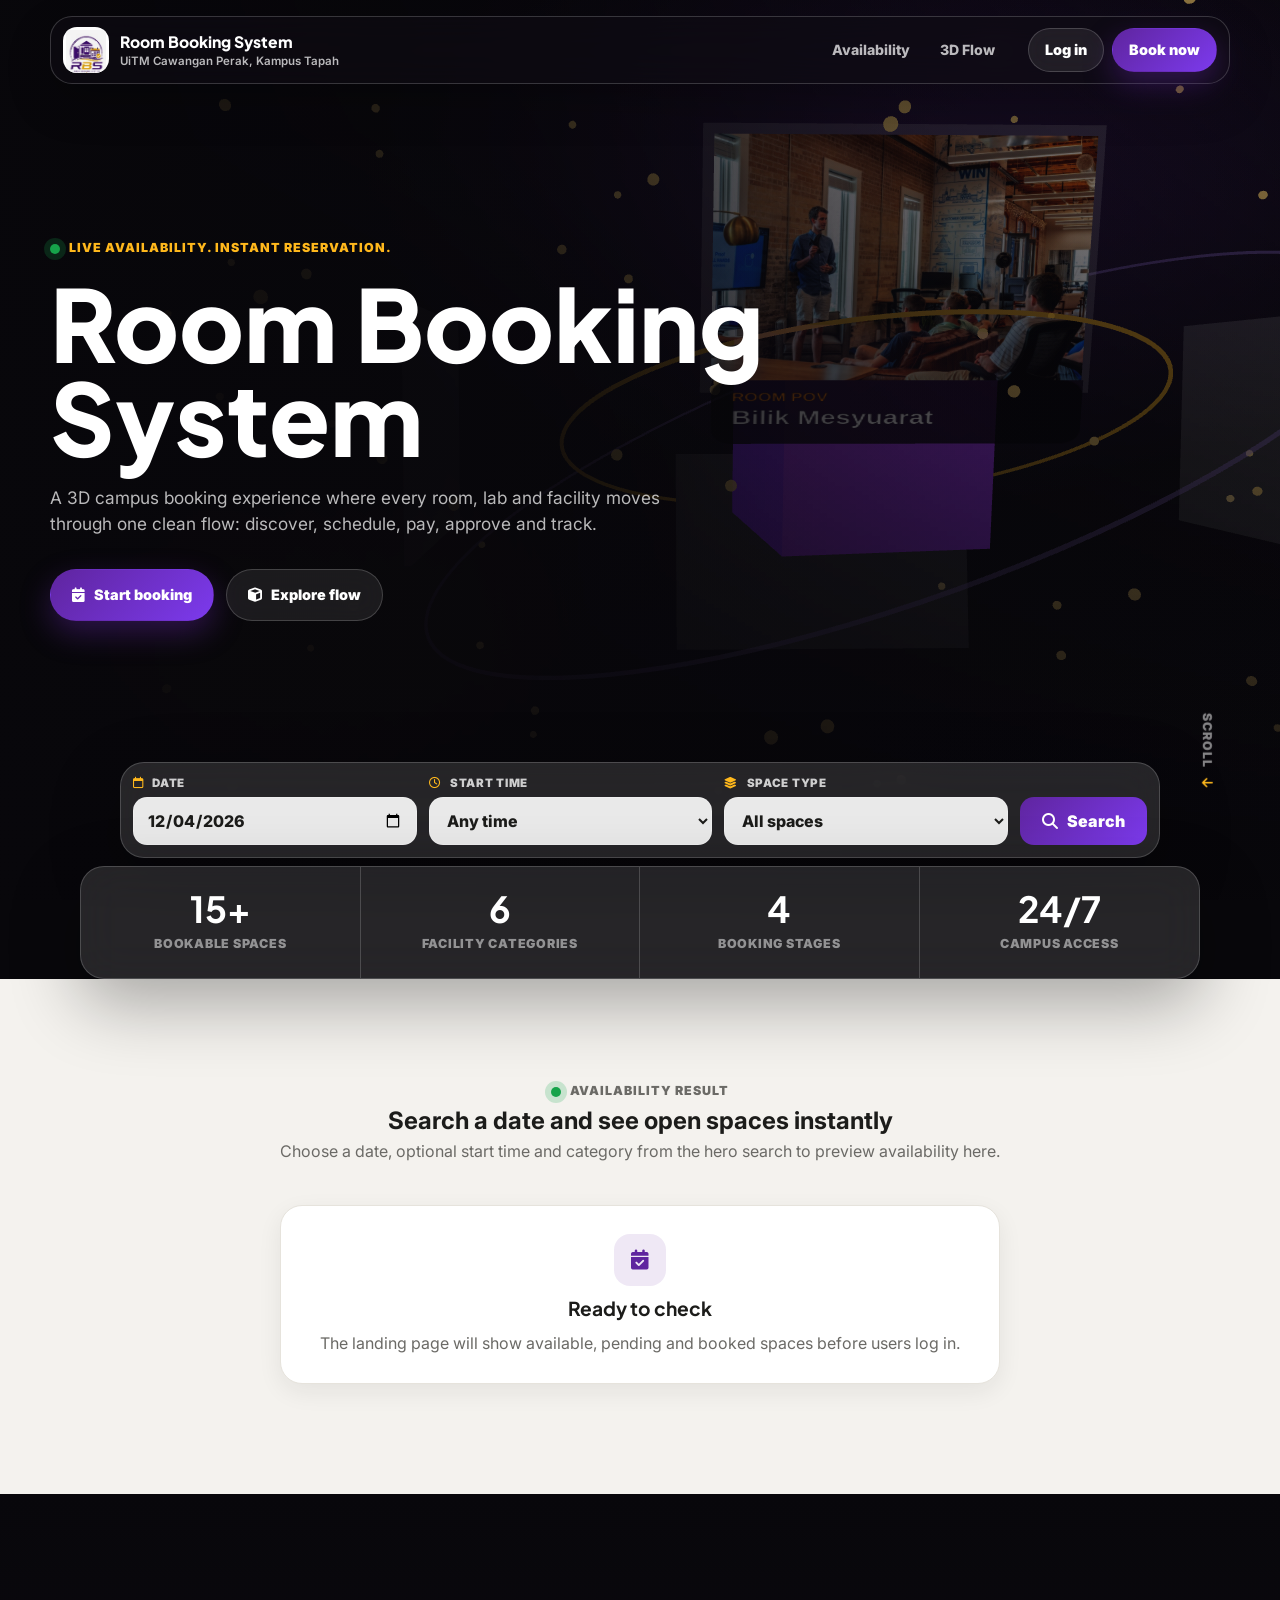
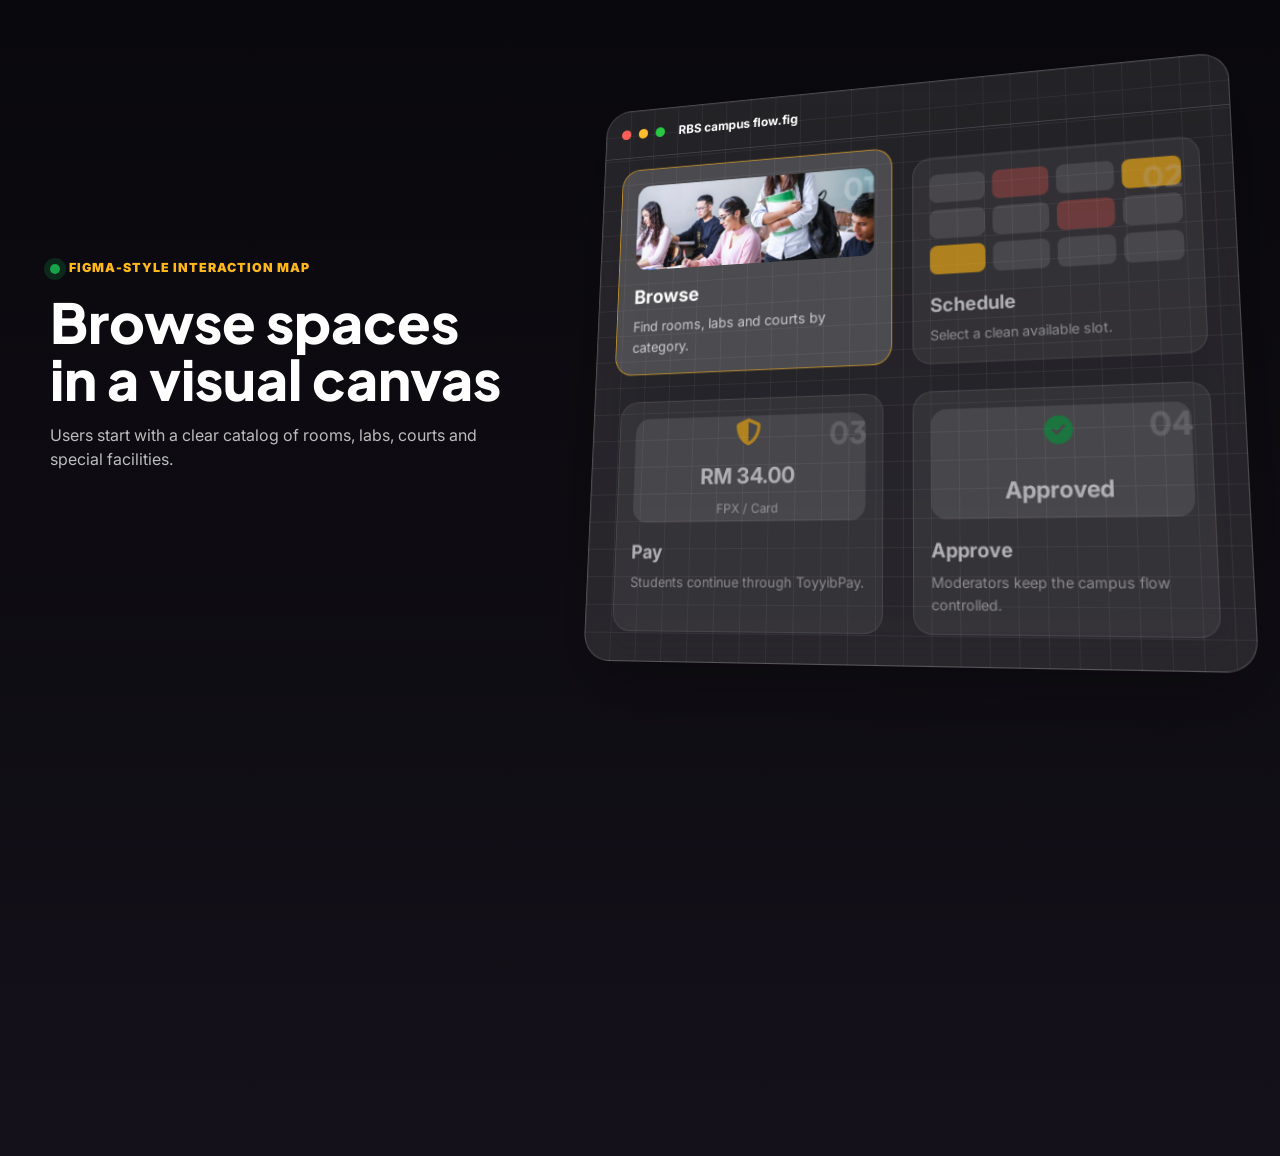
<file: index.html>
<!DOCTYPE html>
<html lang="en">
<head>
  <meta charset="UTF-8">
  <meta http-equiv="refresh" content="0; url=./csc264-project/source/landing_page.html">
  <title>Room Booking System</title>
</head>
<body>
  <p>Loading Room Booking System...</p>
</body>
</html>
</file>
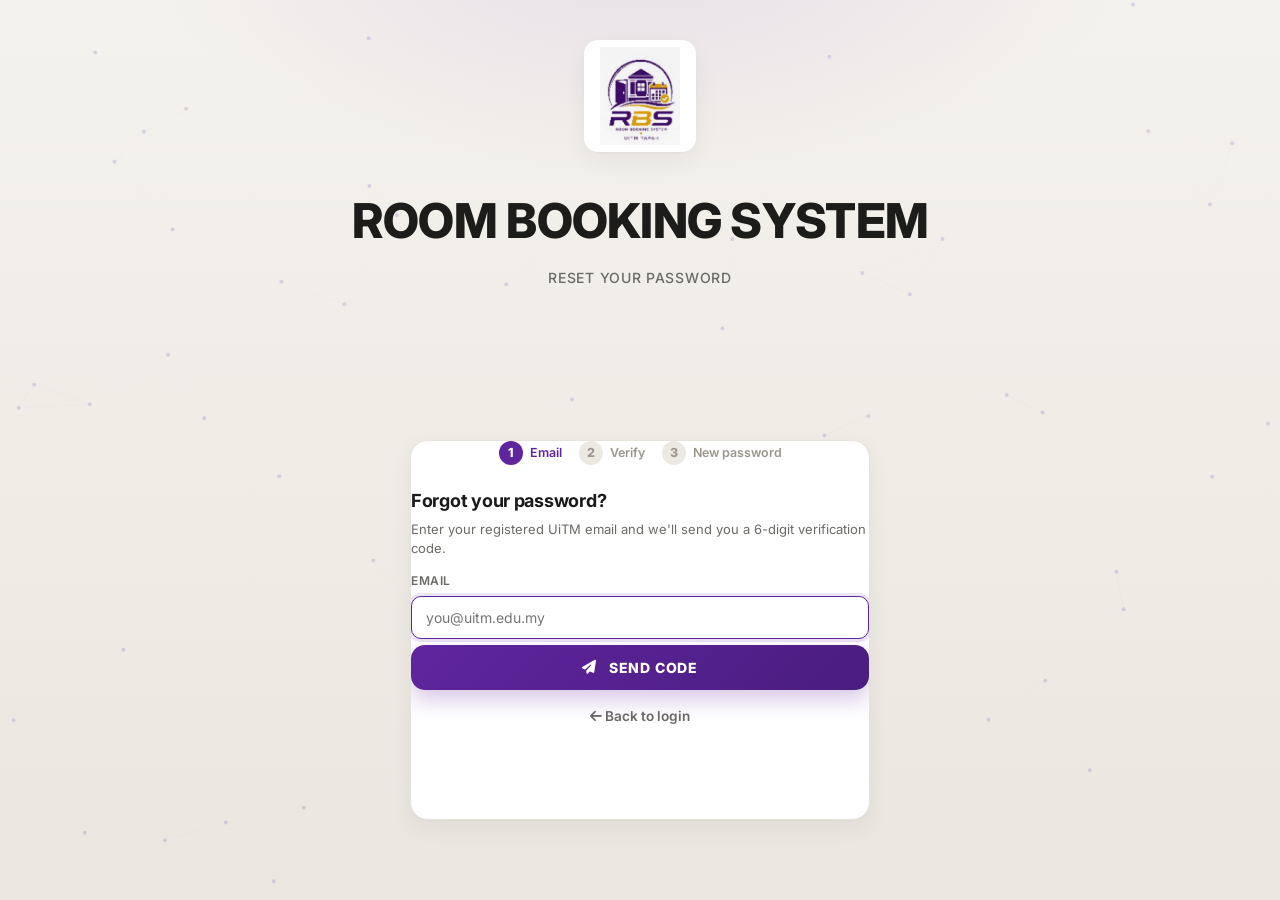
<file: csc264-project/source/forgot_password.html>
<!DOCTYPE html>
<html lang="en">
<head>
    <meta charset="UTF-8">
    <meta name="viewport" content="width=device-width, initial-scale=1.0">
    <title>Reset Password · Room Booking System</title>
    <link rel="preconnect" href="https://fonts.googleapis.com">
    <link href="https://fonts.googleapis.com/css2?family=Inter:wght@300;400;500;600;700;800&family=Montserrat:wght@600;700;800&display=swap" rel="stylesheet">
    <link rel="stylesheet" href="https://cdnjs.cloudflare.com/ajax/libs/font-awesome/6.4.0/css/all.min.css">
    <link rel="stylesheet" href="../css/login_styles.css">
    <link rel="stylesheet" href="../css/bsu_theme.css">
</head>
<body>
    <div class="plexus-container" aria-hidden="true"><canvas id="plexus-canvas"></canvas></div>

    <main class="content-wrapper" role="main">
        <header class="header-section">
            <div class="logo-container">
                <div class="logo-placeholder"><img src="../assets/rbs_logo.png" alt="RBS UiTM Tapah logo"></div>
            </div>
            <div class="branding-text">
                <h1 class="brand-title">Room Booking System</h1>
                <p class="brand-subtitle">Reset your password</p>
            </div>
        </header>

        <div class="main-container">
            <section class="login-card reset-card" aria-label="Reset password">

                <!-- Progress -->
                <ol class="reset-steps" aria-hidden="true">
                    <li class="rstep is-active" id="rstep1"><span>1</span> Email</li>
                    <li class="rstep" id="rstep2"><span>2</span> Verify</li>
                    <li class="rstep" id="rstep3"><span>3</span> New password</li>
                </ol>

                <!-- STEP 1 — email -->
                <div class="reset-pane is-active" id="paneEmail">
                    <div class="content-title">Forgot your password?</div>
                    <p class="content-description">Enter your registered UiTM email and we'll send you a 6-digit verification code.</p>
                    <form id="formEmail" autocomplete="on">
                        <div class="field-group">
                            <label for="frEmail">Email</label>
                            <input id="frEmail" type="email" placeholder="you@uitm.edu.my" required autofocus autocomplete="email">
                        </div>
                        <div class="login-error" id="errEmail" role="alert" aria-live="polite"></div>
                        <div class="login-buttons-group">
                            <button type="submit" class="login-btn" id="btnSendOtp">
                                <i class="fas fa-paper-plane"></i> <span>Send code</span>
                            </button>
                        </div>
                    </form>
                    <div class="reset-foot"><a href="login_page.html"><i class="fas fa-arrow-left"></i> Back to login</a></div>
                </div>

                <!-- STEP 2 — OTP -->
                <div class="reset-pane" id="paneOtp">
                    <div class="content-title">Enter the code</div>
                    <p class="content-description">We sent a 6-digit code to <strong id="otpMasked">your email</strong>. It expires in <span id="otpTimer">10:00</span>.</p>

                    <div class="reset-demo" id="demoBox" hidden>
                        <i class="fas fa-flask"></i> Demo mode (localhost can't send email) — your code is
                        <strong id="demoOtp">000000</strong>
                    </div>

                    <form id="formOtp">
                        <div class="otp-boxes" id="otpBoxes">
                            <input class="otp-box" type="text" inputmode="numeric" maxlength="1" autocomplete="one-time-code" aria-label="Digit 1">
                            <input class="otp-box" type="text" inputmode="numeric" maxlength="1" aria-label="Digit 2">
                            <input class="otp-box" type="text" inputmode="numeric" maxlength="1" aria-label="Digit 3">
                            <input class="otp-box" type="text" inputmode="numeric" maxlength="1" aria-label="Digit 4">
                            <input class="otp-box" type="text" inputmode="numeric" maxlength="1" aria-label="Digit 5">
                            <input class="otp-box" type="text" inputmode="numeric" maxlength="1" aria-label="Digit 6">
                        </div>
                        <div class="login-error" id="errOtp" role="alert" aria-live="polite"></div>
                        <div class="login-buttons-group">
                            <button type="submit" class="login-btn" id="btnVerify">
                                <i class="fas fa-shield-halved"></i> <span>Verify code</span>
                            </button>
                        </div>
                    </form>
                    <div class="resend-row">
                        Didn't get it? <button type="button" id="btnResend" class="link-btn" disabled>Resend (<span id="resendIn">45</span>s)</button>
                    </div>
                    <div class="reset-foot"><a href="#" id="backToEmail"><i class="fas fa-arrow-left"></i> Use a different email</a></div>
                </div>

                <!-- STEP 3 — new password -->
                <div class="reset-pane" id="panePass">
                    <div class="content-title">Set a new password</div>
                    <p class="content-description">Choose a strong password you haven't used before.</p>
                    <form id="formPass">
                        <div class="field-group">
                            <label for="frPass">New password</label>
                            <div class="pass-wrap">
                                <input id="frPass" type="password" placeholder="At least 6 characters" required autocomplete="new-password">
                                <button type="button" class="pass-eye" data-target="frPass" aria-label="Show password"><i class="fas fa-eye"></i></button>
                            </div>
                            <div class="pass-meter"><span id="passBar"></span></div>
                        </div>
                        <div class="field-group" style="margin-top:10px;">
                            <label for="frPass2">Confirm new password</label>
                            <div class="pass-wrap">
                                <input id="frPass2" type="password" placeholder="Re-enter password" required autocomplete="new-password">
                                <button type="button" class="pass-eye" data-target="frPass2" aria-label="Show password"><i class="fas fa-eye"></i></button>
                            </div>
                        </div>
                        <div class="login-error" id="errPass" role="alert" aria-live="polite"></div>
                        <div class="login-buttons-group">
                            <button type="submit" class="login-btn" id="btnReset">
                                <i class="fas fa-key"></i> <span>Reset password</span>
                            </button>
                        </div>
                    </form>
                </div>

                <!-- STEP 4 — done -->
                <div class="reset-pane reset-done" id="paneDone">
                    <div class="done-ic"><i class="fas fa-circle-check"></i></div>
                    <div class="content-title">Password reset!</div>
                    <p class="content-description">Your password has been updated. You can now sign in with your new password.</p>
                    <a href="login_page.html" class="login-btn" style="text-decoration:none;justify-content:center;">
                        <i class="fas fa-right-to-bracket"></i> <span>Back to login</span>
                    </a>
                </div>

            </section>
        </div>
    </main>

    <script src="../js/forgot_password.js"></script>
</body>
</html>
</file>
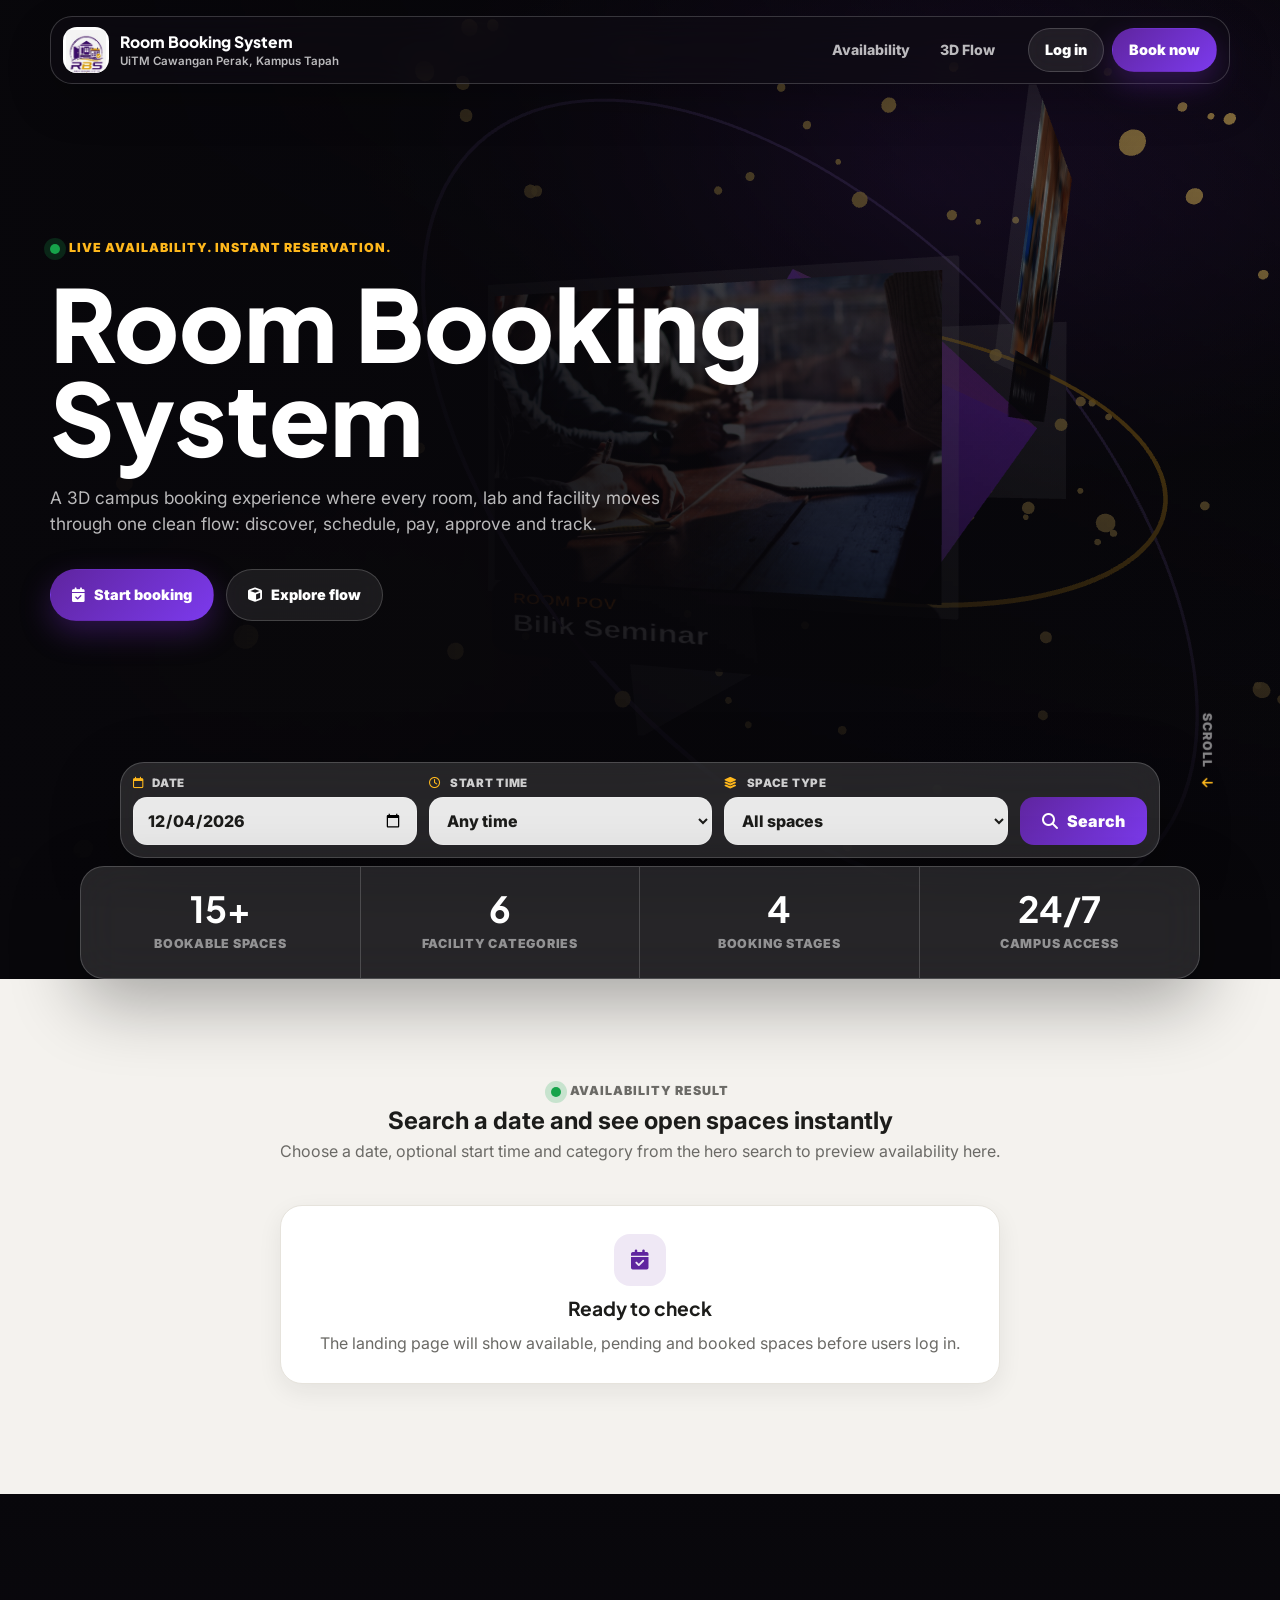
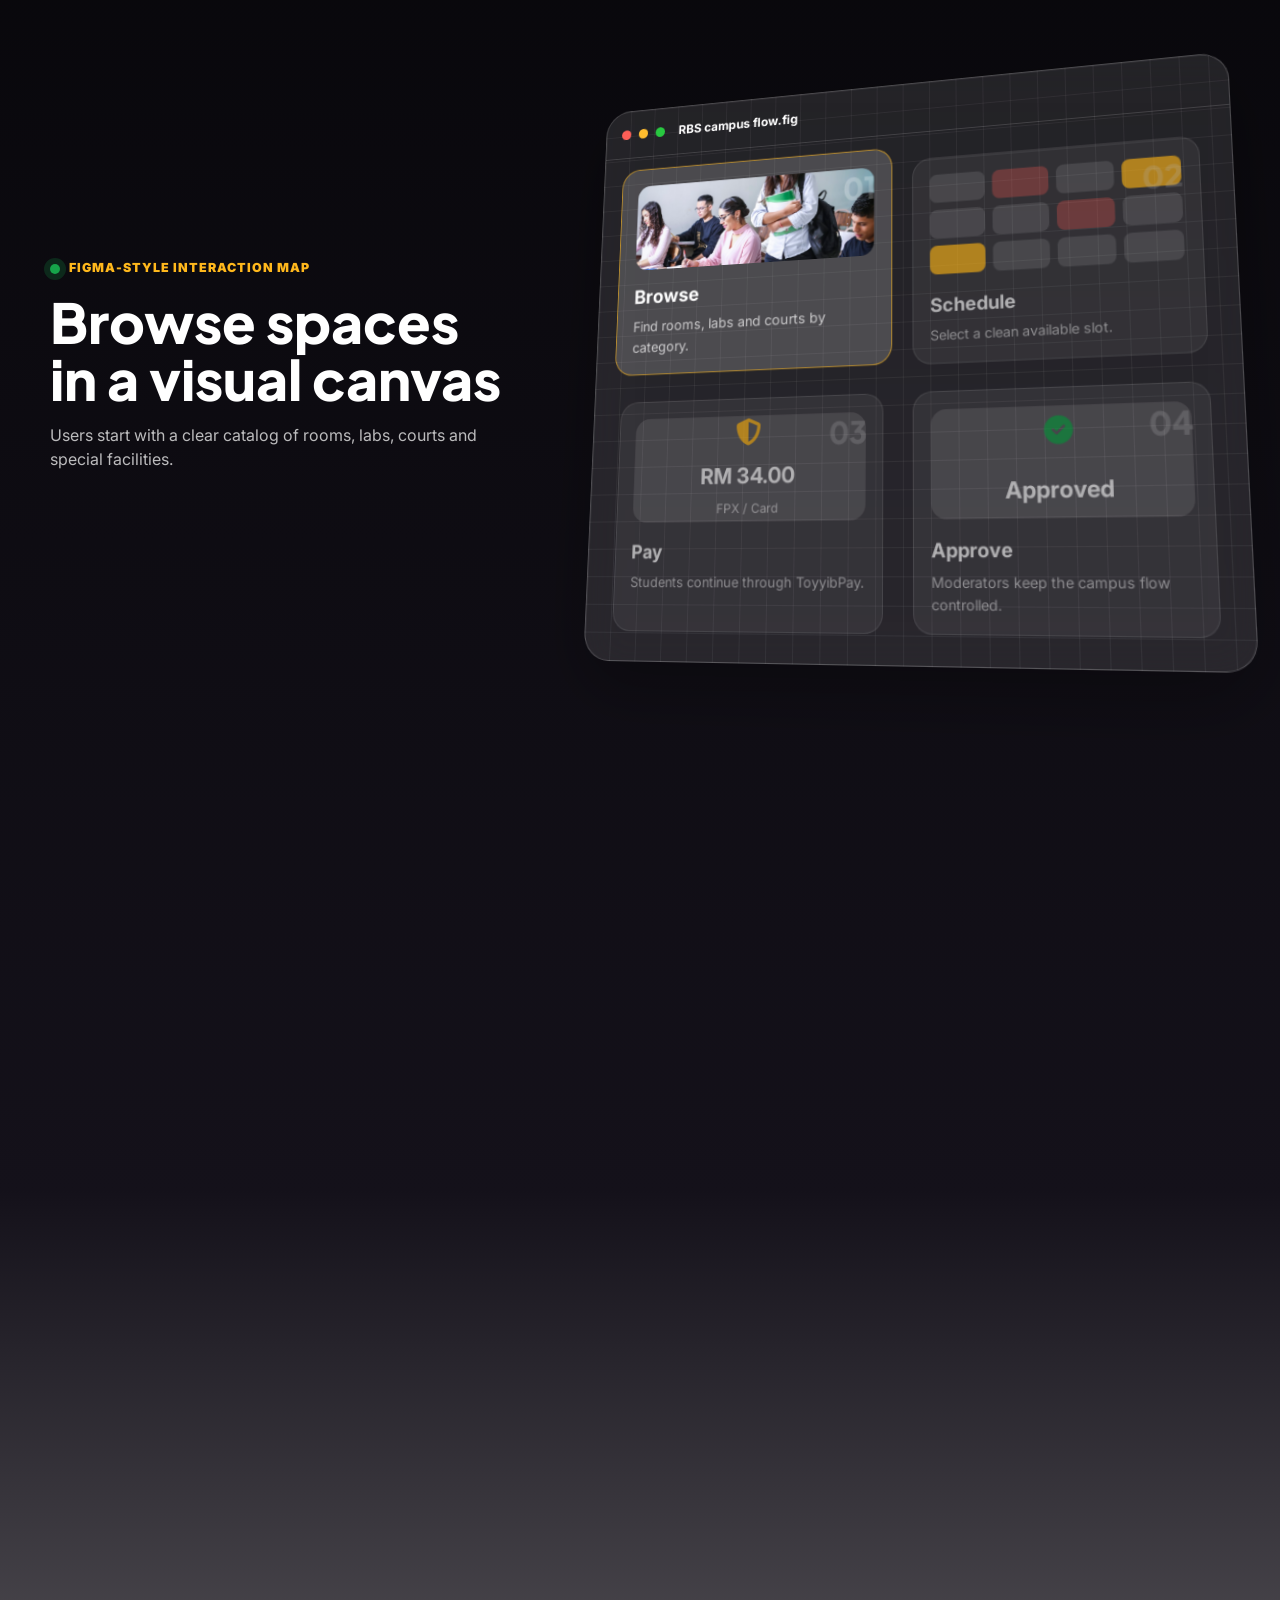
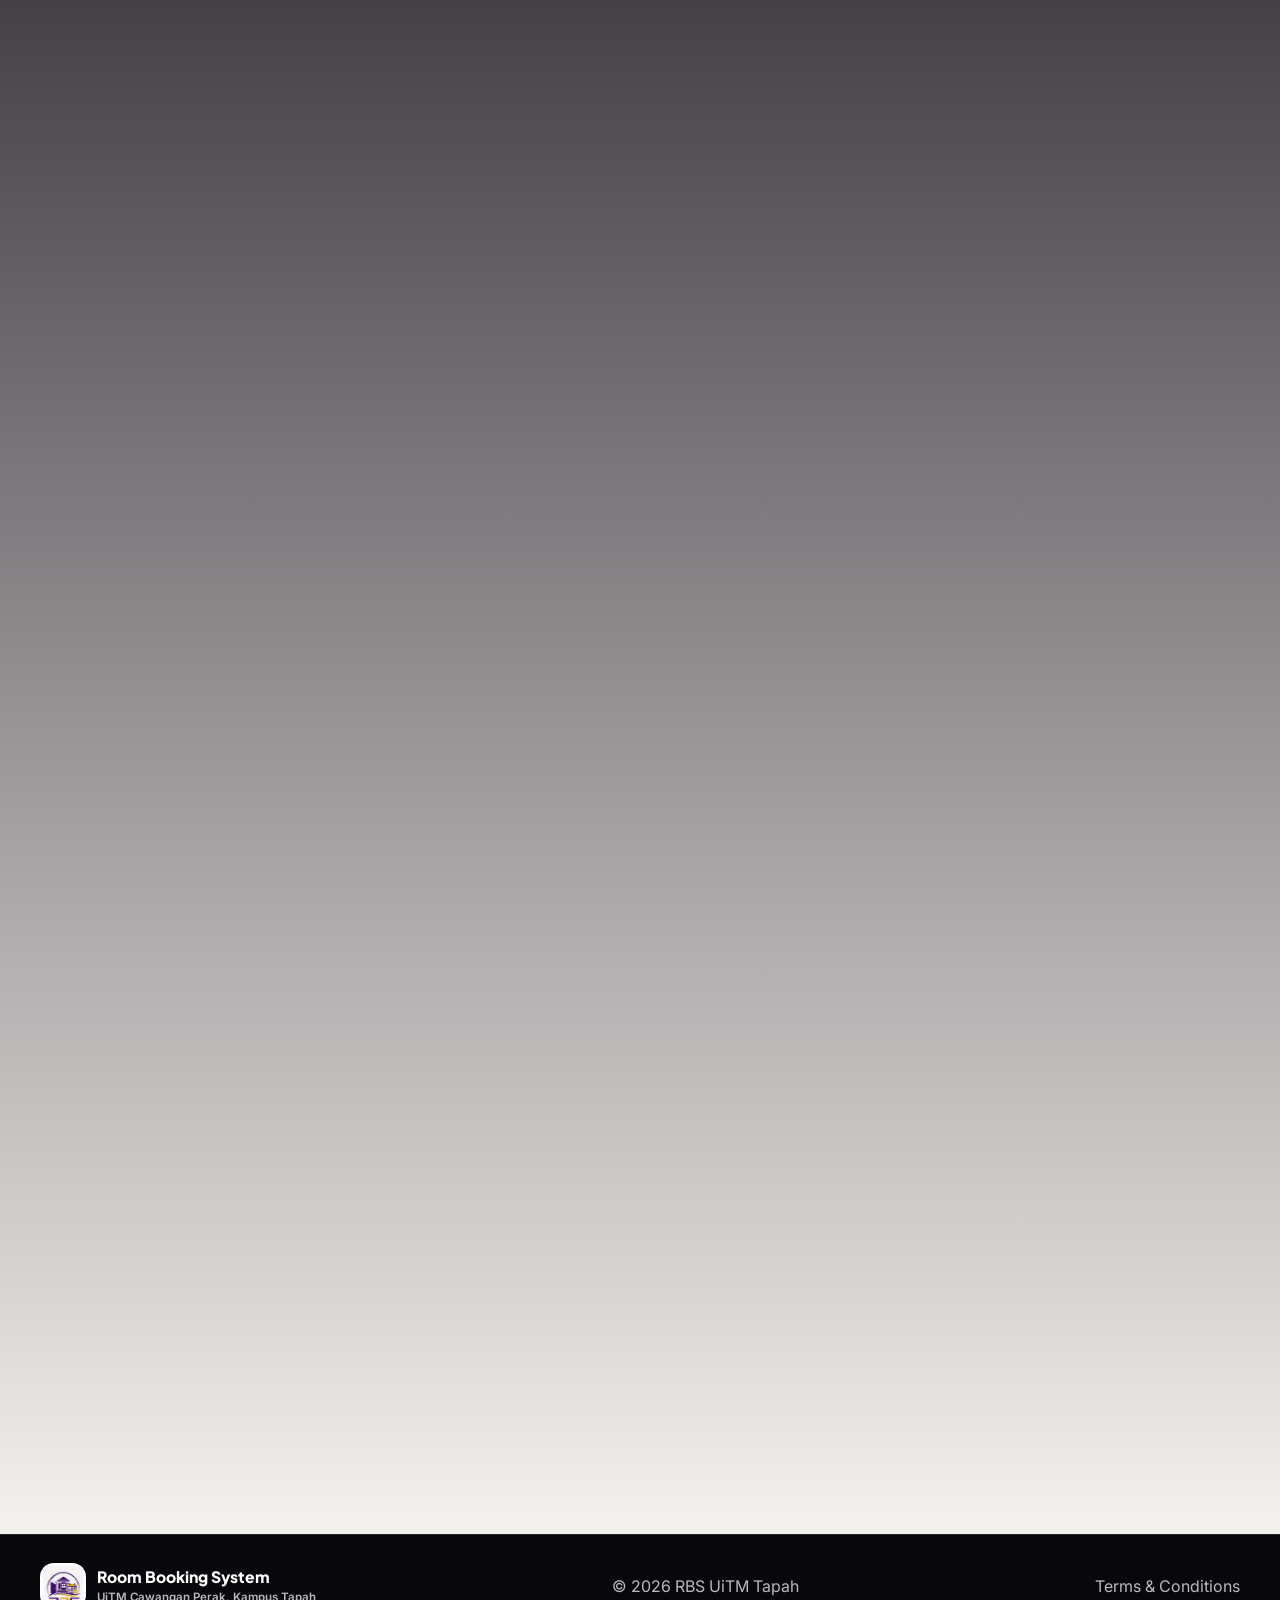
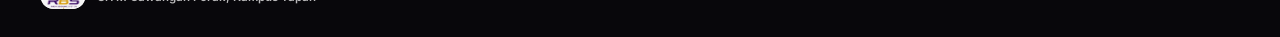
<file: csc264-project/source/landing_page.html>
<!DOCTYPE html>
<html lang="en">
<head>
    <meta charset="UTF-8" />
    <meta name="viewport" content="width=device-width, initial-scale=1.0" />
    <title>Room Booking System | UiTM Cawangan Perak, Kampus Tapah</title>
    <meta name="description" content="A 3D campus room booking experience for UiTM Tapah with live availability, secure reservation and moderator approval." />
    <link rel="preconnect" href="https://fonts.googleapis.com" />
    <link rel="preconnect" href="https://fonts.gstatic.com" crossorigin />
    <link href="https://fonts.googleapis.com/css2?family=Inter:wght@400;500;600;700;800;900&family=Plus+Jakarta+Sans:wght@600;700;800&display=swap" rel="stylesheet" />
    <link rel="stylesheet" href="https://cdnjs.cloudflare.com/ajax/libs/font-awesome/6.5.1/css/all.min.css" />
    <link rel="icon" type="image/png" href="../assets/rbs_logo.png" />
    <link rel="stylesheet" href="../css/landing.css" />
</head>
<body>
    <div class="r3-progress" id="r3Progress" aria-hidden="true"></div>
    <div class="welcome-bar" id="welcomeBar" hidden></div>

    <header class="r3-nav" id="nav">
        <a class="r3-brand" href="#home" aria-label="Room Booking System home">
            <span class="r3-logo"><img src="../assets/rbs_logo.png" alt="RBS UiTM Tapah logo" /></span>
            <span>
                <strong>Room Booking System</strong>
                <small>UiTM Cawangan Perak, Kampus Tapah</small>
            </span>
        </a>

        <nav class="r3-links" id="navLinks" aria-label="Primary navigation">
            <a href="#availability">Availability</a>
            <a href="#canvas">3D Flow</a>
        </nav>

        <div class="r3-nav-actions">
            <a class="r3-btn r3-btn-ghost" href="login_page.html">Log in</a>
            <a class="r3-btn r3-btn-primary" href="login_page.html">Book now</a>
            <button class="r3-menu" id="navBurger" type="button" aria-label="Toggle navigation" aria-expanded="false">
                <i class="fas fa-bars"></i>
            </button>
        </div>
    </header>

    <main>
        <section class="r3-hero" id="home">
            <canvas id="r3Scene" class="r3-canvas" aria-hidden="true"></canvas>
            <div class="r3-vignette" aria-hidden="true"></div>

            <div class="r3-hero-copy">
                <p class="r3-kicker"><span></span> Live availability. Instant reservation.</p>
                <h1>Room Booking System</h1>
                <p>
                    A 3D campus booking experience where every room, lab and facility moves through
                    one clean flow: discover, schedule, pay, approve and track.
                </p>
                <div class="r3-hero-actions">
                    <a class="r3-btn r3-btn-primary r3-btn-lg" href="login_page.html"><i class="fas fa-calendar-check"></i> Start booking</a>
                    <a class="r3-btn r3-btn-glass r3-btn-lg" href="#canvas"><i class="fas fa-cube"></i> Explore flow</a>
                </div>
            </div>

            <form class="r3-booking-dock" id="bookingWidget" onsubmit="return false;">
                <div class="r3-field">
                    <label for="bkDate"><i class="far fa-calendar"></i> Date</label>
                    <input type="date" id="bkDate" />
                </div>
                <div class="r3-field">
                    <label for="bkTime"><i class="far fa-clock"></i> Start time</label>
                    <select id="bkTime">
                        <option value="">Any time</option>
                        <option>08:00</option>
                        <option>09:00</option>
                        <option>10:00</option>
                        <option>11:00</option>
                        <option>12:00</option>
                        <option>14:00</option>
                        <option>15:00</option>
                        <option>16:00</option>
                        <option>17:00</option>
                    </select>
                </div>
                <div class="r3-field">
                    <label for="bkCat"><i class="fas fa-layer-group"></i> Space type</label>
                    <select id="bkCat">
                        <option value="">All spaces</option>
                        <option value="BILIK KULIAH">Bilik Kuliah</option>
                        <option value="BILIK MESYUARAT">Bilik Mesyuarat</option>
                        <option value="BILIK SEMINAR">Bilik Seminar</option>
                        <option value="DEWAN">Dewan</option>
                        <option value="MAKMAL KOMPUTER">Makmal Komputer</option>
                        <option value="GELANGGANG">Gelanggang</option>
                        <option value="GIMNASIUM">Gimnasium</option>
                        <option value="SURAU">Surau</option>
                        <option value="PADANG">Padang</option>
                    </select>
                </div>
                <button class="r3-search" id="bkSearch" type="button"><i class="fas fa-magnifying-glass"></i> Search</button>
            </form>

            <div class="r3-scroll-hint" aria-hidden="true">
                <span>Scroll</span>
                <i class="fas fa-arrow-down"></i>
            </div>
        </section>

        <section class="r3-metrics" aria-label="System highlights">
            <div><strong data-count="15" data-suffix="+">15+</strong><span>Bookable spaces</span></div>
            <div><strong data-count="6">6</strong><span>Facility categories</span></div>
            <div><strong data-count="4">4</strong><span>Booking stages</span></div>
            <div><strong>24/7</strong><span>Campus access</span></div>
        </section>

        <section class="r3-availability" id="availability" aria-live="polite">
            <div class="r3-availability-head">
                <p class="r3-kicker"><span></span> Availability result</p>
                <h2>Search a date and see open spaces instantly</h2>
                <p id="availabilitySummary">Choose a date, optional start time and category from the hero search to preview availability here.</p>
            </div>
            <div class="r3-availability-state" id="availabilityState">
                <i class="fas fa-calendar-check"></i>
                <strong>Ready to check</strong>
                <span>The landing page will show available, pending and booked spaces before users log in.</span>
            </div>
            <div class="r3-availability-grid" id="availabilityResults" hidden></div>
        </section>

        <section class="r3-stage" id="canvas">
            <div class="r3-stage-sticky">
                <div class="r3-stage-copy">
                    <p class="r3-kicker"><span></span> Figma-style interaction map</p>
                    <h2 id="stageTitle">Browse spaces in a visual canvas</h2>
                    <p id="stageDesc">Scroll down and the interface moves through the same journey your users follow inside the system.</p>
                </div>

                <div class="r3-figma-board" aria-label="Animated booking flow preview">
                    <div class="r3-board-top">
                        <span class="r3-dot red"></span>
                        <span class="r3-dot amber"></span>
                        <span class="r3-dot green"></span>
                        <strong>RBS campus flow.fig</strong>
                    </div>
                    <div class="r3-board-grid">
                        <article class="r3-flow-card is-active" data-step-card="0">
                            <span>01</span>
                            <img src="../assets/rooms/bilik_kuliah.jpg" alt="Lecture room" />
                            <h3>Browse</h3>
                            <p>Find rooms, labs and courts by category.</p>
                        </article>
                        <article class="r3-flow-card" data-step-card="1">
                            <span>02</span>
                            <div class="r3-mini-calendar" aria-hidden="true">
                                <b></b><b class="busy"></b><b></b><b class="pick"></b>
                                <b></b><b></b><b class="busy"></b><b></b>
                                <b class="pick"></b><b></b><b></b><b></b>
                            </div>
                            <h3>Schedule</h3>
                            <p>Select a clean available slot.</p>
                        </article>
                        <article class="r3-flow-card" data-step-card="2">
                            <span>03</span>
                            <div class="r3-pay-ui" aria-hidden="true">
                                <i class="fas fa-shield-halved"></i>
                                <strong>RM 34.00</strong>
                                <small>FPX / Card</small>
                            </div>
                            <h3>Pay</h3>
                            <p>Students continue through ToyyibPay.</p>
                        </article>
                        <article class="r3-flow-card" data-step-card="3">
                            <span>04</span>
                            <div class="r3-approve-ui" aria-hidden="true">
                                <i class="fas fa-circle-check"></i>
                                <strong>Approved</strong>
                            </div>
                            <h3>Approve</h3>
                            <p>Moderators keep the campus flow controlled.</p>
                        </article>
                    </div>
                </div>
            </div>
        </section>
    </main>

    <footer class="r3-footer">
        <a class="r3-brand" href="#home">
            <span class="r3-logo"><img src="../assets/rbs_logo.png" alt="RBS UiTM Tapah logo" /></span>
            <span>
                <strong>Room Booking System</strong>
                <small>UiTM Cawangan Perak, Kampus Tapah</small>
            </span>
        </a>
        <span>&copy; <span id="yr"></span> RBS UiTM Tapah</span>
        <a href="../assets/terms_conditions.pdf" target="_blank" rel="noopener">Terms &amp; Conditions</a>
    </footer>

    <script src="../assets/vendor/three.min.js"></script>
    <script src="../js/landing.js"></script>
</body>
</html>
</file>
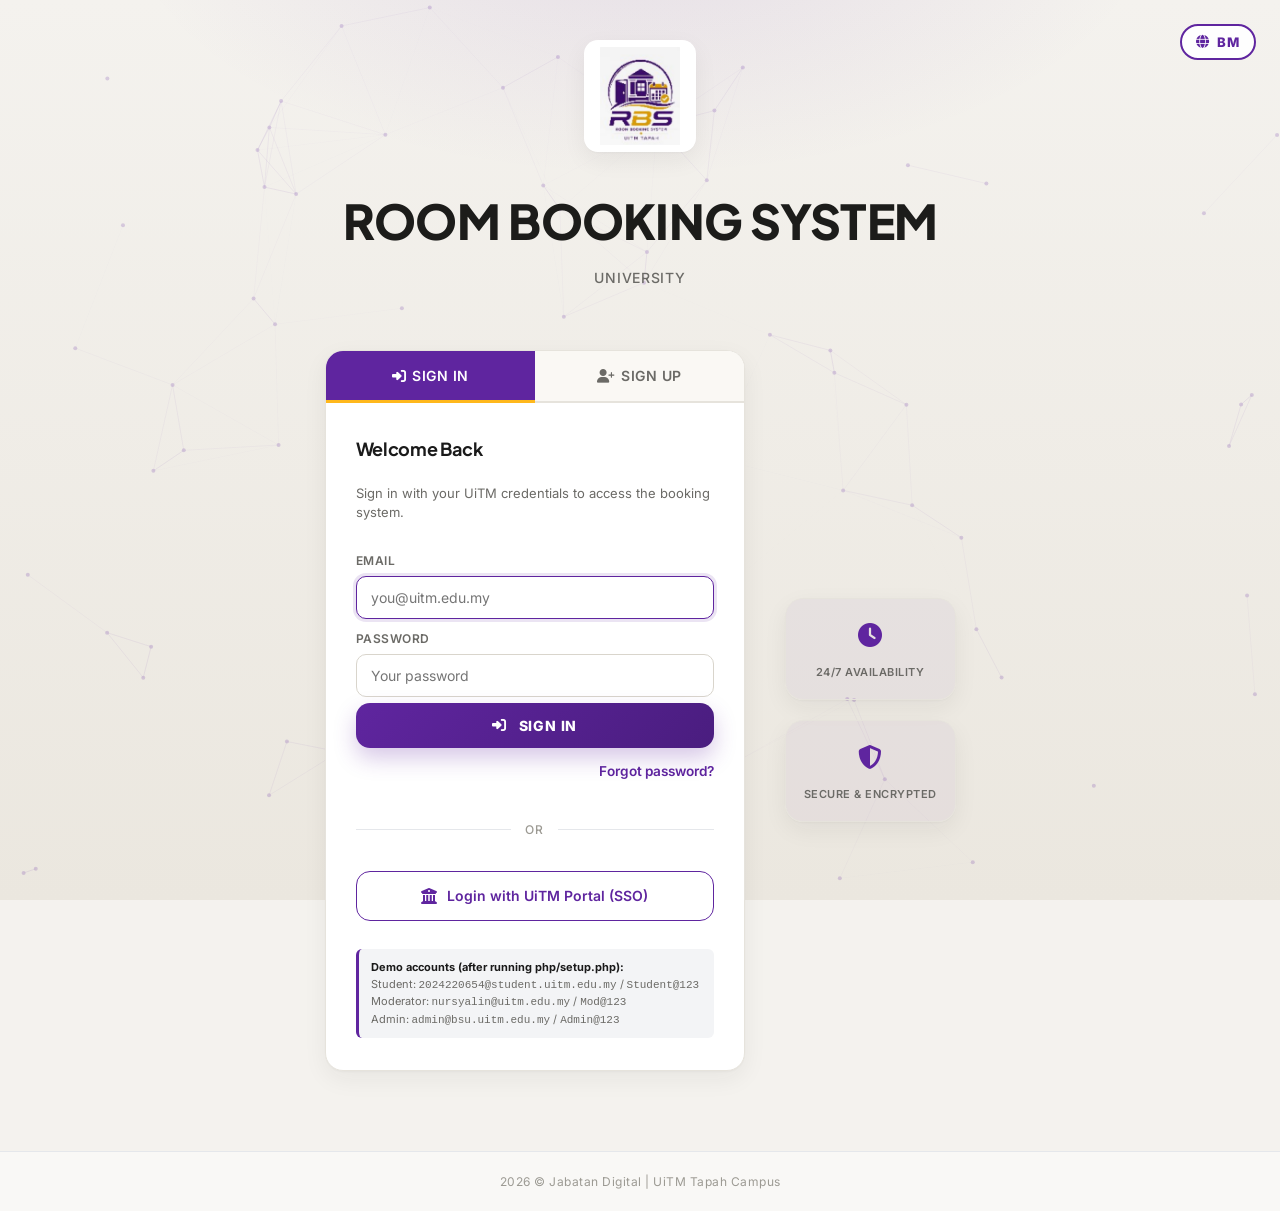
<file: csc264-project/source/login_page.html>
<!DOCTYPE html>
<html lang="en">
<head>
    <meta charset="UTF-8">
    <meta name="viewport" content="width=device-width, initial-scale=1.0">
    <meta name="description" content="UiTM Tapah Booking System - Premium Facility Management Platform">
    <title>UiTM Tapah Booking System</title>
    <link rel="preconnect" href="https://fonts.googleapis.com">
    <link rel="preconnect" href="https://fonts.gstatic.com" crossorigin>
    <link href="https://fonts.googleapis.com/css2?family=Inter:wght@300;400;500;600;700;800&family=Plus+Jakarta+Sans:wght@500;600;700;800&family=Montserrat:wght@600;700;800&display=swap" rel="stylesheet">
    <link rel="stylesheet" href="https://cdnjs.cloudflare.com/ajax/libs/font-awesome/6.4.0/css/all.min.css">
    <link rel="stylesheet" href="../css/login_styles.css">
    <link rel="stylesheet" href="../css/bsu_theme.css">
</head>
<body>
    <!-- Plexus Background -->
    <div class="plexus-container" aria-hidden="true">
        <canvas id="plexus-canvas"></canvas>
    </div>

    <!-- Main Content -->
    <main class="content-wrapper" role="main">
        <!-- Header & Branding -->
        <header class="header-section">
            <div class="logo-container">
                <div class="logo-placeholder">
                    <img src="../assets/rbs_logo.png" alt="RBS UiTM Tapah logo">
                </div>
            </div>
            <div class="branding-text">
                <h1 class="brand-title" data-i18n="login.title">Room Booking System</h1>
                <p class="brand-subtitle" data-i18n="login.subtitle">University</p>
            </div>
            <button class="lang-toggle-btn" id="langToggleBtn" type="button" title="Change language">
                <i class="fas fa-globe" aria-hidden="true"></i>
                <span class="lang-label">BM</span>
            </button>
        </header>


        <!-- Login Card -->
        <div class="main-container">
            <section class="login-card" aria-label="Sign in">
                <!-- Tabs -->
                <div class="tabs-container" role="tablist" aria-label="Account type">
                    <button class="tab active" data-tab="uitm" role="tab" aria-selected="true" aria-controls="uitm-content">
                        <i class="fas fa-sign-in-alt" style="margin-right: 6px;" aria-hidden="true"></i><span data-i18n="login.tab_signin">Sign In</span>
                    </button>
                    <button class="tab" data-tab="signup" role="tab" aria-selected="false" aria-controls="signup-content">
                        <i class="fas fa-user-plus" style="margin-right: 6px;" aria-hidden="true"></i><span data-i18n="login.tab_signup">Sign Up</span>
                    </button>
                </div>

                <!-- UiTM Tab — real login form -->
                <div class="tab-content active" id="uitm-content" role="tabpanel" aria-labelledby="uitm">
                    <div class="content-title" data-i18n="login.welcome">Welcome Back</div>
                    <p class="content-description" data-i18n="login.description">Sign in with your UiTM credentials to access the booking system.</p>

                    <form id="loginForm" autocomplete="on" aria-label="Sign in form">
                        <div class="field-group">
                            <label for="loginEmail" data-i18n="common.email">Email</label>
                            <input id="loginEmail" type="email" name="email" data-i18n-placeholder="login.email_placeholder" placeholder="you@uitm.edu.my" required autofocus autocomplete="email" aria-required="true"/>
                        </div>
                        <div class="field-group" style="margin-top:10px;">
                            <label for="loginPassword" data-i18n="common.password">Password</label>
                            <input id="loginPassword" type="password" name="password" data-i18n-placeholder="login.password_placeholder" placeholder="Your password" required autocomplete="current-password" aria-required="true"/>
                        </div>
                        <div id="loginError" class="login-error" style="margin-top:10px;" role="alert" aria-live="polite"></div>
                        <div class="login-buttons-group">
                            <button id="btnLogin" type="submit" class="login-btn">
                                <i class="fas fa-sign-in-alt" aria-hidden="true"></i>
                                <span class="login-btn-text" data-i18n="common.signin">Sign In</span>
                            </button>
                        </div>
                        <div class="forgot-row">
                            <a href="forgot_password.html" class="forgot-link" data-i18n="login.forgot">Forgot password?</a>
                        </div>
                    </form>

                    <div class="sso-divider-line"><span data-i18n="login.or">OR</span></div>

                    <a href="sso_login_page.html" class="sso-login-btn" id="btnSsoLogin">
                        <i class="fas fa-university" aria-hidden="true"></i>
                        <span data-i18n="login.sso_button">Login with UiTM Portal (SSO)</span>
                    </a>

                    <div class="demo-creds" role="note">
                        <strong>Demo accounts (after running php/setup.php):</strong><br>
                        Student: <code>2024220654@student.uitm.edu.my</code> / <code>Student@123</code><br>
                        Moderator: <code>nursyalin@uitm.edu.my</code> / <code>Mod@123</code><br>
                        Admin: <code>admin@bsu.uitm.edu.my</code> / <code>Admin@123</code>
                    </div>
                </div>

                <!-- Sign-up Tab -->
                <div class="tab-content" id="signup-content" role="tabpanel" aria-labelledby="signup">
                    <div class="content-title" data-i18n="login.signup_title">Create Account</div>
                    <p class="content-description" data-i18n="login.signup_desc">Join UiTM Tapah Booking System as a student.</p>

                    <form id="signupForm" autocomplete="on" aria-label="Sign up form">
                        <div class="field-group">
                            <label for="signupFullName" data-i18n="common.fullname">Full Name *</label>
                            <input id="signupFullName" type="text" name="full_name" placeholder="Your full name" required autofocus aria-required="true"/>
                        </div>
                        <div class="field-group" style="margin-top:10px;">
                            <label for="signupStudentNo" data-i18n="login.student_no">Student Number *</label>
                            <input id="signupStudentNo" type="text" name="student_no" placeholder="e.g., 2024220654" required aria-required="true"/>
                        </div>
                        <div class="field-group" style="margin-top:10px;">
                            <label for="signupEmail" data-i18n="common.email">Email *</label>
                            <input id="signupEmail" type="email" name="email" placeholder="you@student.uitm.edu.my" required aria-required="true"/>
                        </div>
                        <div class="field-group" style="margin-top:10px;">
                            <label for="signupPhone" data-i18n="common.phone">Phone Number</label>
                            <input id="signupPhone" type="tel" name="phone" placeholder="Your phone number"/>
                        </div>
                        <div class="field-group" style="margin-top:10px;">
                            <label for="signupFaculty">Faculty / Department</label>
                            <input id="signupFaculty" type="text" name="faculty" placeholder="e.g., KOLEJ PENGAJIAN PENGKOMPUTERAN, INFORMATIK DAN MATEMATIK"/>
                        </div>
                        <div class="field-group" style="margin-top:10px;">
                            <label for="signupProgram">Program</label>
                            <input id="signupProgram" type="text" name="program" placeholder="e.g., DIPLOMA SAINS KOMPUTER"/>
                        </div>
                        <div class="field-group" style="margin-top:10px;">
                            <label for="signupCampus">Campus</label>
                            <input id="signupCampus" type="text" name="campus" value="UITM Kampus Tapah"/>
                        </div>
                        <div class="field-group" style="margin-top:10px;">
                            <label for="signupPassword" data-i18n="common.password">Password *</label>
                            <input id="signupPassword" type="password" name="password" placeholder="Min 6 characters" required aria-required="true"/>
                        </div>
                        <div class="field-group" style="margin-top:10px;">
                            <label for="signupConfirmPassword" data-i18n="login.confirm_password">Confirm Password *</label>
                            <input id="signupConfirmPassword" type="password" name="confirm_password" placeholder="Confirm your password" required aria-required="true"/>
                        </div>
                        <div id="signupError" class="login-error" style="margin-top:10px;" role="alert" aria-live="polite"></div>
                        <div class="login-buttons-group">
                            <button id="btnSignup" type="submit" class="login-btn">
                                <i class="fas fa-user-plus" aria-hidden="true"></i>
                                <span class="login-btn-text" data-i18n="login.create_account">Create Account</span>
                            </button>
                        </div>
                    </form>
                </div>
            </section>

            <!-- Info Cards -->
            <aside style="display: flex; flex-direction: column; gap: 20px;" aria-label="System highlights">
                <div class="info-card">
                    <div class="info-icon" aria-hidden="true"><i class="fas fa-clock"></i></div>
                    <div class="info-label">24/7 Availability</div>
                </div>
                <div class="info-card">
                    <div class="info-icon" aria-hidden="true"><i class="fas fa-shield-alt"></i></div>
                    <div class="info-label">Secure &amp; Encrypted</div>
                </div>
            </aside>
        </div>
    </main>

    <!-- Footer -->
    <footer class="footer" role="contentinfo">
        <p class="footer-text">2026 © Jabatan Digital | UiTM Tapah Campus</p>
    </footer>

    <script src="../js/i18n.js"></script>
    <script src="../js/login_script.js"></script>
    <script>
        document.getElementById('langToggleBtn')?.addEventListener('click', () => window.i18n.toggle());
    </script>
</body>
</html>
</file>
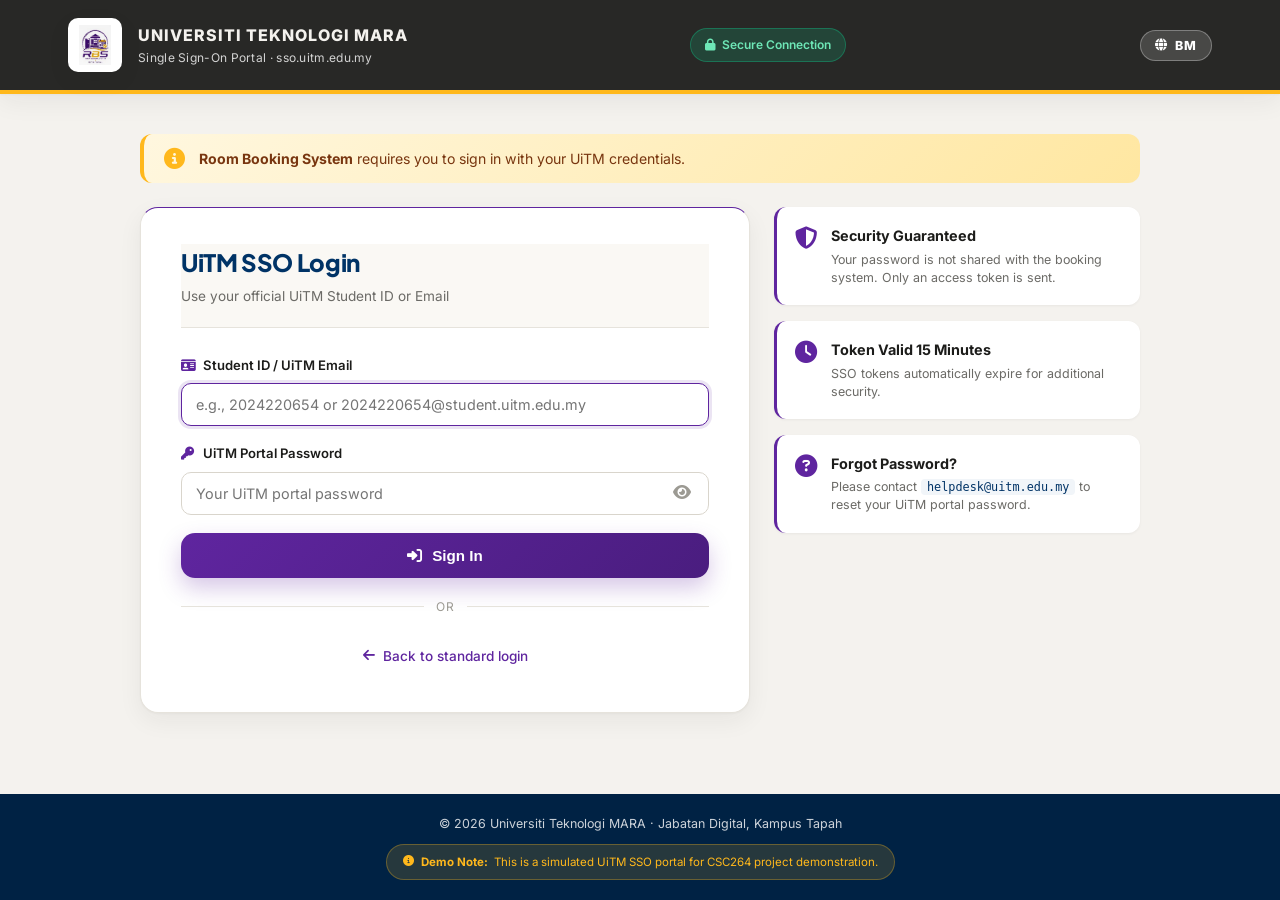
<file: csc264-project/source/sso_login_page.html>
<!DOCTYPE html>
<html lang="en">
<head>
    <meta charset="UTF-8" />
    <meta name="viewport" content="width=device-width, initial-scale=1.0" />
    <title>UiTM Single Sign-On (SSO) Portal</title>
    <link href="https://fonts.googleapis.com/css2?family=Inter:wght@300;400;500;600;700;800&family=Plus+Jakarta+Sans:wght@500;600;700;800&display=swap" rel="stylesheet">
    <link rel="stylesheet" href="https://cdnjs.cloudflare.com/ajax/libs/font-awesome/6.4.0/css/all.min.css">
    <link rel="stylesheet" href="../css/sso_login_styles.css" />
    <link rel="stylesheet" href="../css/bsu_theme.css" />
</head>
<body>
    <!-- UiTM Official Header -->
    <header class="uitm-header" role="banner">
        <div class="uitm-header-inner">
            <div class="uitm-brand">
                <img src="../assets/rbs_logo.png" alt="RBS UiTM Tapah logo" class="uitm-logo">
                <div class="uitm-brand-text">
                    <div class="uitm-title">UNIVERSITI TEKNOLOGI MARA</div>
                    <div class="uitm-subtitle">Single Sign-On Portal · sso.uitm.edu.my</div>
                </div>
            </div>
            <div class="uitm-secure">
                <i class="fas fa-lock"></i> <span data-i18n="sso.secure">Secure Connection</span>
            </div>
            <button class="lang-toggle-btn sso-lang-btn" id="langToggleBtn" type="button" title="Change language">
                <i class="fas fa-globe" aria-hidden="true"></i>
                <span class="lang-label">BM</span>
            </button>
        </div>
    </header>

    <!-- Main Content -->
    <main class="sso-main" role="main">
        <div class="sso-container">
            <!-- Service Banner -->
            <div class="sso-service-banner">
                <i class="fas fa-info-circle"></i>
                <div>
                    <strong>Room Booking System</strong> <span data-i18n="sso.banner">requires you to sign in with your UiTM credentials.</span>
                </div>
            </div>

            <!-- Login Card -->
            <section class="sso-card" aria-label="UiTM SSO Login">
                <div class="sso-card-header">
                    <h1 data-i18n="sso.heading">UiTM SSO Login</h1>
                    <p data-i18n="sso.subheading">Use your official UiTM Student ID or Email</p>
                </div>

                <form id="ssoForm" autocomplete="on">
                    <div class="sso-field">
                        <label for="ssoStudentId">
                            <i class="fas fa-id-card"></i> <span data-i18n="sso.field_id">Student ID / UiTM Email</span>
                        </label>
                        <input
                            id="ssoStudentId"
                            type="text"
                            name="student_id"
                            data-i18n-placeholder="sso.placeholder_id"
                            placeholder="e.g., 2024220654 or 2024220654@student.uitm.edu.my"
                            required
                            autofocus
                            autocomplete="username"
                        />
                    </div>

                    <div class="sso-field">
                        <label for="ssoPassword">
                            <i class="fas fa-key"></i> <span data-i18n="sso.field_password">UiTM Portal Password</span>
                        </label>
                        <div class="sso-password-wrapper">
                            <input
                                id="ssoPassword"
                                type="password"
                                name="password"
                                data-i18n-placeholder="sso.placeholder_password"
                                placeholder="Your UiTM portal password"
                                required
                                autocomplete="current-password"
                            />
                            <button type="button" class="sso-toggle-password" id="togglePassword" aria-label="Show password">
                                <i class="fas fa-eye"></i>
                            </button>
                        </div>
                    </div>

                    <div class="sso-error" id="ssoError" role="alert" aria-live="polite"></div>

                    <button type="submit" class="sso-submit-btn" id="ssoSubmitBtn">
                        <i class="fas fa-sign-in-alt"></i>
                        <span data-i18n="sso.btn_login">Sign In</span>
                    </button>

                    <div class="sso-divider"><span data-i18n="login.or">OR</span></div>

                    <a href="login_page.html" class="sso-back-link">
                        <i class="fas fa-arrow-left"></i> <span data-i18n="sso.back_link">Back to standard login</span>
                    </a>
                </form>
            </section>

            <!-- Info Box -->
            <aside class="sso-info">
                <div class="sso-info-item">
                    <i class="fas fa-shield-alt"></i>
                    <div>
                        <strong data-i18n="sso.security_title">Security Guaranteed</strong>
                        <p data-i18n="sso.security_desc">Your password is not shared with the booking system. Only an access token is sent.</p>
                    </div>
                </div>
                <div class="sso-info-item">
                    <i class="fas fa-clock"></i>
                    <div>
                        <strong data-i18n="sso.token_title">Token Valid 15 Minutes</strong>
                        <p data-i18n="sso.token_desc">SSO tokens automatically expire for additional security.</p>
                    </div>
                </div>
                <div class="sso-info-item">
                    <i class="fas fa-question-circle"></i>
                    <div>
                        <strong data-i18n="sso.forgot_title">Forgot Password?</strong>
                        <p data-i18n="sso.forgot_desc">Please contact <code>helpdesk@uitm.edu.my</code> to reset your UiTM portal password.</p>
                    </div>
                </div>
            </aside>
        </div>
    </main>

    <!-- Loading Overlay -->
    <div class="sso-loading-overlay" id="ssoLoadingOverlay" aria-hidden="true">
        <div class="sso-loader">
            <div class="sso-spinner"></div>
            <div class="sso-loading-text" id="ssoLoadingText" data-i18n="sso.loading">Connecting to UiTM SSO server...</div>
        </div>
    </div>

    <!-- Footer -->
    <footer class="uitm-footer" role="contentinfo">
        <p>© <span id="footerYear">2026</span> Universiti Teknologi MARA · Jabatan Digital, Kampus Tapah</p>
        <p class="footer-disclaimer">
            <i class="fas fa-info-circle"></i>
            <strong>Demo Note:</strong> This is a simulated UiTM SSO portal for CSC264 project demonstration.
        </p>
    </footer>

    <script src="../js/i18n.js"></script>
    <script src="../js/sso_login_script.js"></script>
    <script>
        document.getElementById('langToggleBtn')?.addEventListener('click', () => window.i18n.toggle());
    </script>
</body>
</html>
</file>
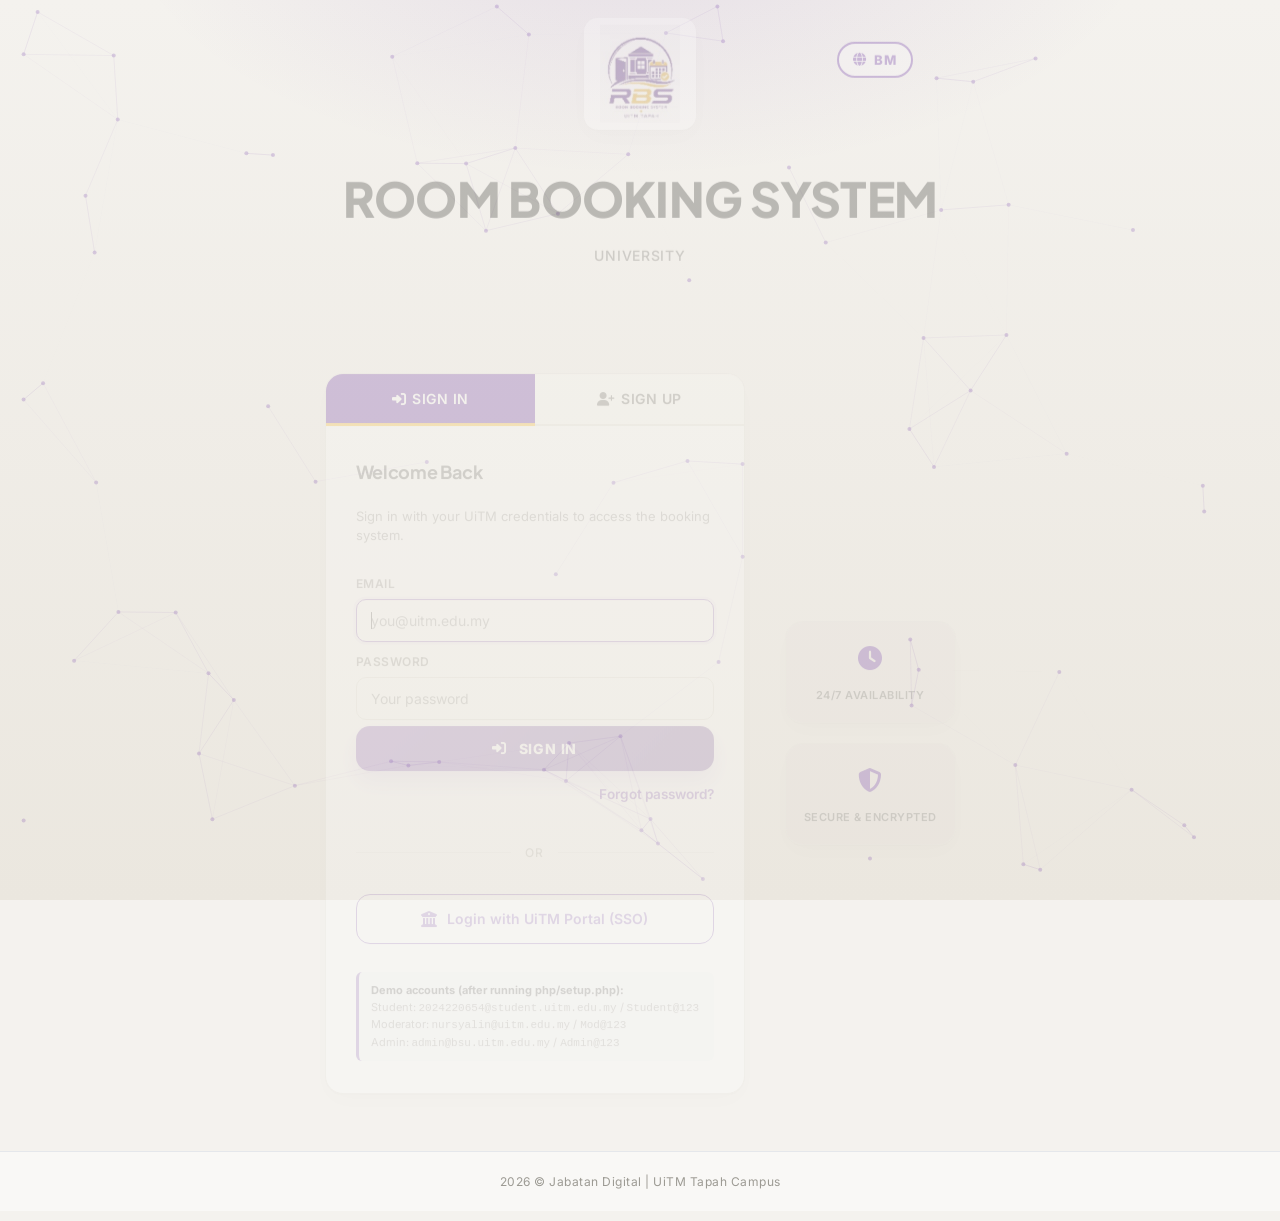
<file: csc264-project/source/user_dashboard.html>
<!DOCTYPE html>
<html lang="en" data-theme="light">
<head>
    <meta charset="UTF-8" />
    <meta name="viewport" content="width=device-width, initial-scale=1.0, viewport-fit=cover" />
    <title>RBS Student Dashboard | Space Booking</title>
    <link href="https://fonts.googleapis.com/css2?family=Inter:opsz,wght@14..32,300;14..32,400;14..32,500;14..32,600;14..32,700;14..32,800&family=Plus+Jakarta+Sans:wght@500;600;700;800&display=swap" rel="stylesheet" />
    <link rel="stylesheet" href="https://cdnjs.cloudflare.com/ajax/libs/font-awesome/6.0.0-beta3/css/all.min.css" />
    <link rel="stylesheet" href="../css/user_dashboard_styles.css" />
    <link rel="stylesheet" href="../css/bsu_theme.css" />
</head>
<body>
<div class="dashboard-container">
    <!-- SIDEBAR -->
    <aside class="sidebar" aria-label="Main navigation">
        <div class="sidebar-logo" id="sidebarLogo" role="button" tabindex="0" title="Back to dashboard home" style="cursor:pointer;">
            <div class="logo-icon rbs-brand-icon" aria-hidden="true"><img src="../assets/rbs_logo.png" alt="RBS UiTM Tapah logo" /></div>
            <div><div class="logo-text">RBS | UiTM</div><div class="logo-sub">room booking system</div></div>
        </div>
        <div class="role-pill" role="status"><i class="fas fa-graduation-cap" aria-hidden="true"></i> <span data-i18n="role.student">Student · Full Access</span></div>
        <nav class="nav-menu" role="navigation" aria-label="Student sections">
            <div class="nav-item" data-view="dashboard" role="link" tabindex="0"><i class="fas fa-chalkboard-user" aria-hidden="true"></i> <span data-i18n="nav.my_dashboard">My Dashboard</span></div>
            <div class="nav-item" data-view="browseSpaces" role="link" tabindex="0"><i class="fas fa-th-large" aria-hidden="true"></i> <span data-i18n="nav.book_space">Book a Space</span></div>
            <div class="nav-item has-submenu" data-view="space" id="navSpaceParent" role="button" tabindex="0" aria-expanded="false" aria-controls="spaceSubmenu">
                <i class="fas fa-door-open" aria-hidden="true"></i> <span data-i18n="nav.space">Space</span>
                <i class="fas fa-chevron-right chevron-drop" aria-hidden="true"></i>
            </div>
            <div class="submenu" id="spaceSubmenu" role="group" aria-label="Space options">
                <div class="nav-item" data-view="spaceBookingList" role="link" tabindex="0"><i class="fas fa-list-ul" aria-hidden="true"></i> <span data-i18n="nav.space_booking_list">My Bookings</span></div>
                <div class="nav-item" data-view="calendarView" role="link" tabindex="0"><i class="fas fa-calendar-alt" aria-hidden="true"></i> <span data-i18n="nav.calendar">Calendar</span></div>
                <div class="nav-item" data-view="moderatorList" role="link" tabindex="0"><i class="fas fa-users" aria-hidden="true"></i> <span data-i18n="nav.moderator_list">Moderator List</span></div>
            </div>
        </nav>
    </aside>

    <!-- MAIN CONTENT -->
    <main class="main-content" role="main">
        <div class="top-header">
            <nav class="breadcrumb" id="topBreadcrumb" aria-label="Breadcrumb"><span data-i18n="common.home">Home</span> <i class="fas fa-chevron-right" aria-hidden="true"></i> <span class="active-crumb" data-i18n="breadcrumb.dashboard">Dashboard</span></nav>
            <div class="header-right">
                <button class="theme-toggle-btn" id="themeToggleBtn" title="Toggle dark/light mode" aria-label="Toggle dark mode">
                    <i class="fas fa-moon" id="themeIcon" aria-hidden="true"></i>
                </button>
                <button class="theme-toggle-btn" id="langToggleBtn" title="Change language" aria-label="Change language" style="width:auto;padding:0 10px;gap:5px;">
                    <i class="fas fa-globe" aria-hidden="true"></i>
                    <span class="lang-label" style="font-size:0.78rem;font-weight:700;">BM</span>
                </button>
                <button class="theme-toggle-btn notif-bell" id="notificationBell" title="Notifications" type="button" style="position:relative;">
                    <i class="fas fa-bell" aria-hidden="true"></i>
                    <span class="notif-badge" id="notifBadge" style="display:none;"></span>
                </button>
                <div class="notif-dropdown" id="notifDropdown">
                    <div class="notif-header">
                        <strong>Notifications</strong>
                        <button class="notif-mark-all" id="markAllReadBtn" type="button">Mark all read</button>
                    </div>
                    <div class="notif-list" id="notifList">
                        <div class="notif-empty">Loading…</div>
                    </div>
                </div>
                <div class="user-profile" id="userProfileBtn" role="button" tabindex="0" aria-haspopup="menu" aria-expanded="false">
                    <div class="avatar" aria-hidden="true">·</div>
                    <span class="user-name">Loading…</span>
                    <i class="fas fa-chevron-down" style="font-size:0.6rem;color:var(--text-muted);" aria-hidden="true"></i>
                </div>
                <div class="user-dropdown" id="userDropdown">
                    <div style="padding:14px 16px;border-bottom:1px solid var(--border-light);">
                        <div style="font-weight:700;font-size:0.85rem;color:var(--text);" class="dropdown-user-name">Loading…</div>
                        <div style="font-size:0.7rem;color:var(--text-muted);" class="dropdown-user-email">Loading…</div>
                    </div>
                    <div class="theme-row">
                        <span><i class="fas fa-moon" style="margin-right:6px;"></i> <span data-i18n="common.darkmode">Dark Mode</span></span>
                        <div class="toggle-switch" id="themeSwitch"></div>
                    </div>
                    <div class="user-dropdown-divider"></div>
                    <button class="user-dropdown-item" onclick="doLogout()">
                        <i class="fas fa-sign-out-alt"></i> <span data-i18n="common.logout">Logout</span>
                    </button>
                </div>
            </div>
        </div>

        <!-- ─────────── BROWSE SPACES (facility-portal style facility browser) ─────────── -->
        <div id="browseSpacesView" class="view-wrapper" style="display:none;" role="region" aria-label="Browse spaces">
            <div class="bs-layout">
                <!-- Quick Search Panel -->
                <aside class="bs-search-panel">
                    <div class="bs-panel-head">
                        <i class="fas fa-magnifying-glass"></i> Quick Search
                    </div>
                    <div class="bs-field">
                        <label>Room Name <span class="bs-hint">(eg: Bilik Kuliah)</span></label>
                        <input type="text" id="bsEvent" placeholder="Search room name…" />
                    </div>
                    <div class="bs-field">
                        <label>Date</label>
                        <input type="date" id="bsDate" />
                    </div>
                    <div class="bs-field">
                        <label>Facility Category</label>
                        <select id="bsCategory">
                            <option value="">-- All --</option>
                        </select>
                    </div>
                    <button class="bs-search-btn" id="bsSearchBtn" type="button">
                        <i class="fas fa-search"></i> Search
                    </button>

                    <div class="bs-mini-nav">
                        <a class="bs-mini-link" data-view="dashboard"><i class="fas fa-th"></i> My Dashboard</a>
                        <a class="bs-mini-link is-active"><i class="fas fa-building"></i> Book a Space</a>
                        <a class="bs-mini-link" data-view="spaceBookingList"><i class="fas fa-list"></i> My Bookings</a>
                        <a class="bs-mini-link" data-view="calendarView"><i class="far fa-calendar"></i> Calendar</a>
                    </div>
                </aside>

                <!-- Main results -->
                <section class="bs-results">
                    <div class="bs-tabs-row">
                        <button class="bs-tab is-active" data-bstab="space"><i class="fas fa-door-open"></i> Space</button>
                        <button class="bs-tab" data-bstab="other" disabled title="Coming soon"><i class="fas fa-couch"></i> Accommodation</button>
                    </div>

                    <div class="bs-result-header">
                        <h2><i class="fas fa-magnifying-glass"></i> Found <span id="bsCount">0</span> facilities at <strong>UiTM Cawangan Perak, Kampus Tapah</strong>.</h2>
                        <p class="bs-result-note"><em>(Prices shown include hourly rate · technician charges & equipment reservation are extra)</em></p>
                    </div>

                    <div class="bs-card-list" id="bsCardList">
                        <div class="bs-loading"><i class="fas fa-spinner fa-spin"></i> Loading available spaces…</div>
                    </div>
                </section>
            </div>
        </div>

        <!-- ─────────── SPACE DETAIL VIEW ─────────── -->
        <div id="spaceDetailNewView" class="view-wrapper" style="display:none;" role="region" aria-label="Space detail">
            <div class="sd-card">
                <div class="sd-head">
                    <h2 class="sd-title"><i class="fas fa-magnifying-glass"></i> <span id="sdSpaceName">—</span></h2>
                    <button class="sd-back-btn" onclick="switchToView('browseSpaces')"><i class="fas fa-arrow-left"></i> Back to Spaces</button>
                </div>

                <div class="sd-hero">
                    <div class="sd-image-wrap">
                        <img id="sdImage" src="" alt="" class="sd-image" />
                        <div id="sdImageFallback" class="sd-image-fallback"><i class="fas fa-door-open"></i></div>
                    </div>
                    <div class="sd-pricing">
                        <div class="sd-pricing-label">Price starting from</div>
                        <div class="sd-price-row"><span class="sd-price sd-price-1h" id="sdPrice1h">RM 0.00</span> <span class="sd-price-meta">/ 1 Hour</span></div>
                        <div class="sd-price-row"><span class="sd-price sd-price-4h" id="sdPrice4h">RM 0.00</span> <span class="sd-price-meta">/ 4 Hours</span></div>
                        <div class="sd-price-row"><span class="sd-price sd-price-day" id="sdPriceDay">RM 0.00</span> <span class="sd-price-meta">/ Full Day</span></div>
                        <div class="sd-price-hint">* Day duration is <span id="sdOpTime">08:00 - 18:00</span></div>
                        <hr class="sd-divider"/>
                        <button class="sd-avail-btn" id="sdAvailabilityBtn">
                            <i class="far fa-calendar-check"></i> Availability
                        </button>
                    </div>
                </div>

                <div class="sd-section">
                    <div class="sd-section-head">For further enquiry, please contact:</div>
                    <div class="sd-contacts">
                        <div class="sd-contact">
                            <strong>Facility Management Office</strong>
                            <div class="sd-contact-role">UiTM Cawangan Perak, Kampus Tapah</div>
                            <div class="sd-contact-line"><i class="far fa-envelope"></i> Email: bsu.tapah@uitm.edu.my</div>
                            <div class="sd-contact-line"><i class="fas fa-phone"></i> Phone: 05-406 2300</div>
                        </div>
                    </div>
                </div>

                <div class="sd-section" id="sdAdditionalSection">
                    <div class="sd-section-head">ADDITIONAL INFO:</div>
                    <div class="sd-additional" id="sdAdditional">—</div>
                </div>

                <div class="sd-section sd-info-section">
                    <div class="sd-name-h"><i class="fas fa-location-dot"></i> <span id="sdLocName">—</span></div>
                    <div class="sd-info-row"><i class="fas fa-bookmark"></i> Category: <span id="sdCategory">—</span> &nbsp;·&nbsp; <i class="fas fa-users"></i> Max Capacity: <span id="sdCapacity">—</span> person</div>
                    <div class="sd-info-row"><i class="fas fa-couch"></i> Facilities: <span id="sdFacilities">—</span></div>
                </div>
            </div>
        </div>

        <!-- ─────────── RESERVATION STEP 1: form + payment summary + timetable ─────────── -->
        <div id="reserveStep1View" class="view-wrapper" style="display:none;" role="region" aria-label="Reservation form">
            <div class="rs-card">
                <div class="rs-head">
                    <h2 class="rs-title">Reserve <span id="rsSpaceName">—</span> space</h2>
                    <button class="sd-back-btn" id="rsBackToDetail"><i class="fas fa-arrow-left"></i> Back</button>
                </div>

                <div class="rs-banner">
                    <i class="fas fa-circle-info"></i>
                    Pick your <strong>date</strong> and <strong>time</strong>. The total appears live in the Payment Summary panel.
                </div>

                <div class="rs-body">
                    <div class="rs-form">
                        <div class="rs-row">
                            <div class="rs-field">
                                <label>Start Date <span class="rs-req">*</span></label>
                                <input type="date" id="rsStartDate" required />
                            </div>
                            <div class="rs-field">
                                <label>End Date <span class="rs-req">*</span></label>
                                <input type="date" id="rsEndDate" required />
                            </div>
                        </div>
                        <div class="rs-row">
                            <div class="rs-field">
                                <label>Start Time <span class="rs-req">*</span></label>
                                <select id="rsStartTime"><option value="">-- Start Time --</option></select>
                            </div>
                            <div class="rs-field">
                                <label>End Time <span class="rs-req">*</span></label>
                                <select id="rsEndTime"><option value="">-- End Time --</option></select>
                            </div>
                        </div>
                        <div class="rs-row">
                            <div class="rs-field rs-field-full">
                                <label>Event <span class="rs-req">*</span></label>
                                <textarea id="rsEvent" rows="2" placeholder="Describe the event purpose"></textarea>
                            </div>
                        </div>
                        <div class="rs-row">
                            <div class="rs-field">
                                <label>Number of Participants <span class="rs-req">*</span></label>
                                <input type="number" id="rsParticipants" min="1" placeholder="Max: 10" />
                            </div>
                            <div class="rs-field">
                                <label>Reservation Title</label>
                                <input type="text" id="rsTitle" placeholder="Auto-filled from event" />
                            </div>
                        </div>
                    </div>

                    <aside class="rs-summary">
                        <div class="rs-summary-head">PAYMENT SUMMARY</div>
                        <div class="rs-summary-body" id="rsSummary">
                            <div class="rs-summary-empty">Please select start and end date and time.</div>
                        </div>
                        <!-- Booking-clash alert: appears under the summary, blocks Continue -->
                        <div class="rs-clash-alert" id="rsClashAlert" hidden></div>
                    </aside>
                </div>

                <div class="rs-rules">
                    <ul>
                        <li>The space will be open for booking <strong id="rsWindowDays">180</strong> day(s) prior to the event.</li>
                        <li>Maximum reservation is <strong id="rsMaxDays">5</strong> day(s) per reservation.</li>
                        <li>Reservation request will be <strong>sent for approval</strong> from the space moderator.</li>
                        <li>Minimum hour for booking is <strong id="rsMinHours">1</strong> hour(s) per date.</li>
                    </ul>
                </div>

                <div class="rs-timetable">
                    <div class="rs-tt-head">
                        <strong>Weekly Availability</strong>
                        <div class="rs-tt-nav">
                            <button id="rsWeekPrev" type="button"><i class="fas fa-arrow-left"></i> Last Week</button>
                            <button id="rsWeekThis" type="button">This Week</button>
                            <button id="rsWeekNext" type="button">Next Week <i class="fas fa-arrow-right"></i></button>
                        </div>
                    </div>
                    <div id="rsTimetable" class="rs-tt-grid">
                        <div class="rs-tt-loading">Loading schedule…</div>
                    </div>
                    <div class="rs-tt-legend">
                        <span><span class="rs-tt-leg rs-tt-leg-avail"></span> Available</span>
                        <span><span class="rs-tt-leg rs-tt-leg-booked"></span> Booked</span>
                        <span><span class="rs-tt-leg rs-tt-leg-pending"></span> Pending</span>
                        <span><span class="rs-tt-leg rs-tt-leg-closed"></span> Closed</span>
                    </div>
                </div>

                <label class="rs-terms">
                    <input type="checkbox" id="rsAgreeTerms" />
                    Yes, I agree with the <strong id="rsSpaceNameTerm">—</strong> space's terms and conditions.
                    <a href="../assets/terms_conditions.pdf" id="rsReadTerms" target="_blank" rel="noopener">Read Terms & Conditions</a> now.
                </label>

                <div class="rs-cta">
                    <button class="rs-cancel" id="rsCancel">CANCEL</button>
                    <button class="rs-continue" id="rsContinue" type="button">CONTINUE <i class="fas fa-arrow-right"></i></button>
                </div>
            </div>
        </div>

        <!-- ─────────── RESERVATION STEP 2: confirmation summary ─────────── -->
        <div id="reserveStep2View" class="view-wrapper" style="display:none;" role="region" aria-label="Booking confirmation">
            <div class="rs-card">
                <div class="rs-head">
                    <h2 class="rs-title">Reserve <span id="rs2SpaceName">—</span> space</h2>
                    <button class="sd-back-btn" id="rs2Back"><i class="fas fa-arrow-left"></i> Back</button>
                </div>

                <table class="rs2-table">
                    <tbody>
                        <tr><th>Booking Details</th>
                            <td>Event Name: <strong id="rs2Event">—</strong>; Booking Date &amp; Time: <strong id="rs2DateTime">—</strong></td>
                        </tr>
                        <tr><th>Facilities Provided</th>
                            <td id="rs2Facilities">—</td>
                        </tr>
                        <tr><th>Remark</th>
                            <td id="rs2Remark">—</td>
                        </tr>
                        <tr><th>Participants</th>
                            <td id="rs2Participants">—</td>
                        </tr>
                    </tbody>
                </table>

                <div class="rs2-equip">No equipment available for reservation.</div>

                <div class="rs2-total">
                    <span>TOTAL RESERVATION PRICE</span>
                    <span class="rs2-colon">:</span>
                    <span class="rs2-amount">RM <span id="rs2Amount">0.00</span></span>
                </div>

                <div class="rs-cta">
                    <button class="rs-cancel" id="rs2BackBtn">BACK</button>
                    <button class="rs-book-now" id="rs2BookNow">BOOK NOW <i class="fas fa-arrow-right"></i></button>
                </div>
            </div>
        </div>

        <!-- ─────────── RESERVATION STEP 3: order / payment ─────────── -->
        <div id="reserveStep3View" class="view-wrapper" style="display:none;" role="region" aria-label="Payment order">
            <div class="rs-card">
                <div class="rs-head rs3-head">
                    <h2 class="rs-title"><i class="fas fa-receipt"></i> Order</h2>
                    <div class="rs3-date">Date: <span id="rs3Date">—</span></div>
                </div>

                <table class="rs3-order-table">
                    <thead>
                        <tr><th>#</th><th>Date</th><th>Item</th><th>Qty</th><th>Price</th><th>Total (RM)</th></tr>
                    </thead>
                    <tbody>
                        <tr>
                            <td>1.</td>
                            <td id="rs3OrderDate">—</td>
                            <td id="rs3OrderItem">—</td>
                            <td>1</td>
                            <td><span id="rs3OrderPrice">0.00</span></td>
                            <td><strong id="rs3OrderTotal">0.00</strong></td>
                        </tr>
                    </tbody>
                </table>

                <div class="rs3-pay-grid">
                    <div class="rs3-methods">
                        <div class="rs3-pay-label">Payment Method</div>
                        <div class="rs3-toyyib">
                            <div class="rs3-toyyib-logo"><i class="fas fa-shield-halved"></i> ToyyibPay</div>
                            <p>You'll be redirected to ToyyibPay's secure gateway to pay via
                               <strong>FPX online banking</strong> or <strong>credit / debit card</strong>.
                               Your reference number is issued the moment payment clears.</p>
                            <div class="rs3-toyyib-badges"><span>FPX</span><span>Visa</span><span>Mastercard</span></div>
                        </div>
                    </div>
                    <div class="rs3-totals">
                        <div class="rs3-tot-row"><span>Sub Total</span><span class="rs3-tot-col">:</span><span class="rs3-tot-val">RM <span id="rs3SubTotal">0.00</span></span></div>
                        <div class="rs3-tot-row rs3-grand"><span>TOTAL</span><span class="rs3-tot-col">:</span><span class="rs3-tot-val">RM <span id="rs3GrandTotal">0.00</span></span></div>
                    </div>
                </div>

                <div class="rs-cta">
                    <button class="rs-cancel" id="rs3Cancel"><i class="fas fa-ban"></i> CANCEL</button>
                    <button class="rs-confirm" id="rs3Confirm"><i class="fas fa-lock"></i> CONFIRM &amp; PAY <i class="fas fa-arrow-right"></i></button>
                </div>
            </div>
        </div>

        <!-- DASHBOARD VIEW -->
        <div id="dashboardView" class="view-wrapper" role="region" aria-label="Student dashboard">
            <div class="stats-grid">
                <div class="stat-card">
                    <div class="stat-left">
                        <div class="icon-circle space-icon" aria-hidden="true"><i class="fas fa-building"></i></div>
                        <div>
                            <div class="stat-number" id="spaceCount" aria-live="polite">—</div>
                            <div class="stat-label" data-i18n="student.total_spaces">Total Spaces</div>
                            <div class="stat-sub" id="spaceSub" data-i18n="student.spaces_active">currently active</div>
                        </div>
                    </div>
                </div>
                <div class="stat-card">
                    <div class="stat-left">
                        <div class="icon-circle booked-icon" aria-hidden="true"><i class="fas fa-calendar-check"></i></div>
                        <div>
                            <div class="stat-number" id="activeBookings" aria-live="polite">—</div>
                            <div class="stat-label" data-i18n="student.active_bookings">My Active Bookings</div>
                            <div class="stat-sub" id="activeSub">— participants total</div>
                        </div>
                    </div>
                </div>
                <div class="stat-card">
                    <div class="stat-left">
                        <div class="icon-circle pending-icon" aria-hidden="true"><i class="fas fa-clock"></i></div>
                        <div>
                            <div class="stat-number" id="pendingCount" aria-live="polite">—</div>
                            <div class="stat-label" data-i18n="student.pending_approvals">Pending Approvals</div>
                            <div class="stat-sub" id="pendingSub">— upcoming this week</div>
                        </div>
                    </div>
                </div>
                <div class="stat-card">
                    <div class="stat-left">
                        <div class="icon-circle booked-icon" aria-hidden="true"><i class="fas fa-hourglass-end"></i></div>
                        <div>
                            <div class="stat-number" id="hoursScheduled" aria-live="polite">—</div>
                            <div class="stat-label" data-i18n="student.hours_scheduled">Hours Scheduled</div>
                            <div class="stat-sub">approved + in progress</div>
                        </div>
                    </div>
                </div>
            </div>

            <!-- CALENDAR CARD -->
            <div class="calendar-card">
                <div class="calendar-header">
                    <div class="cal-title"><h2 data-i18n="cal.my_calendar">📅 My Calendar</h2></div>
                    <div class="calendar-controls">
                        <button class="ctrl-btn" id="prevBtn"><i class="fas fa-chevron-left"></i></button>
                        <span id="monthYearDisplay" style="font-weight:600;min-width:130px;">—</span>
                        <button class="ctrl-btn" id="nextBtn"><i class="fas fa-chevron-right"></i></button>
                        <button class="ctrl-btn" id="todayBtn" data-i18n="cal.today">Today</button>
                    </div>
                </div>
                <div class="legend-filters">
                    <div class="status-legend">
                        <div class="legend-item"><span class="glowing-dot dot-green"></span> <span data-i18n="cal.approved">Approved</span></div>
                        <div class="legend-item"><span class="glowing-dot dot-amber"></span> <span data-i18n="cal.in_progress">In Progress</span></div>
                        <div class="legend-item"><span class="glowing-dot dot-blue"></span> <span data-i18n="cal.pending">Pending</span></div>
                    </div>
                </div>
                <div id="calendarDynamic"></div>
            </div>
        </div>

        <!-- SPACE BOOKING LIST VIEW -->
        <div id="spaceBookingListView" class="view-wrapper" style="display:none;">
            <div class="space-table-card">
                <div class="view-title" data-i18n="view.booking_list_title">📋 My Bookings</div>
                <div class="table-controls-row">
                    <div class="entries-control"><span data-i18n="tbl.show">Show</span><select id="entriesSelect"><option value="5">5</option><option value="10" selected>10</option><option value="25">25</option></select><span data-i18n="tbl.entries">entries</span></div>
                    <div class="table-actions">
                        <div class="search-box"><i class="fas fa-search"></i><input type="text" id="tableSearch" placeholder="Search my bookings..."/></div>
                        <button class="btn-add" id="btnAddBookingTop"><i class="fas fa-plus"></i> Add</button>
                    </div>
                </div>
                <div class="table-wrapper">
                    <table class="space-table" id="spaceBookingTable">
                        <thead><tr><th>No</th><th>Action</th><th>Applicant Name</th><th>Event</th><th>Space Category</th><th>Space Name</th><th>Start Date</th><th>End Date</th><th>Applied Date</th><th>Status</th></tr></thead>
                        <tbody id="tableBody"></tbody>
                    </table>
                </div>
                <div class="table-footer"><div class="showing-info" id="showingInfo"></div><div class="pagination" id="paginationControls"></div></div>
            </div>
        </div>

        <!-- CALENDAR VIEW WITH SCHEDULE MODULE -->
        <div id="calendarViewPage" class="view-wrapper" style="display:none;">
            <div class="calendar-card" style="margin-bottom:24px;">
                <div class="calendar-header">
                    <div class="cal-title"><h2>📅 Calendar</h2></div>
                    <div class="calendar-controls">
                        <button class="ctrl-btn" id="calPrevBtn2"><i class="fas fa-chevron-left"></i></button>
                        <span id="calMonthYear2" style="font-weight:600;min-width:130px;">—</span>
                        <button class="ctrl-btn" id="calNextBtn2"><i class="fas fa-chevron-right"></i></button>
                        <button class="ctrl-btn" id="calTodayBtn2">Today</button>
                    </div>
                </div>
                <div id="calendarGrid2"></div>
            </div>

            <div class="view-content" style="margin-top:0;">
                <div class="schedule-filter-panel">
                    <div class="filter-group">
                        <label>Department</label>
                        <select id="deptSelect"><option>UITM KAMPUS TAPAH</option></select>
                    </div>
                    <div class="filter-group">
                        <label>Space Category</label>
                        <select id="catSelect"><option value="">-- Loading… --</option></select>
                    </div>
                    <div class="filter-group">
                        <label>Space Name</label>
                        <select id="spaceNameSelect"><option value="">-- Select Category First --</option></select>
                    </div>
                    <div class="filter-group">
                        <label>Start Date</label>
                        <input type="date" id="startDate"/>
                    </div>
                    <div class="filter-group">
                        <label>End Date</label>
                        <input type="date" id="endDate"/>
                    </div>
                    <button class="btn-schedule" id="searchScheduleBtn"><i class="fas fa-search"></i> SEARCH</button>
                    <button class="btn-pdf" id="pdfScheduleBtn"><i class="fas fa-print"></i> PRINT</button>
                </div>

                <div class="schedule-results" id="scheduleResultsContainer">
                    <table>
                        <thead><tr>
                            <th>SPACE CODE</th>
                            <th>SPACE DESCRIPTION</th>
                            <th style="text-align:center;">AVAILABILITY</th>
                            <th>LIST OF RESERVATION</th>
                        </tr></thead>
                        <tbody id="scheduleResultBody">
                            <tr class="empty-row"><td colspan="4">Fill in the filters above and click SEARCH to check space availability.</td></tr>
                        </tbody>
                    </table>
                    <div class="table-footer"><div class="showing-info" id="scheduleShowingInfo">Showing 0 to 0 of 0 entries</div></div>
                </div>
            </div>
        </div>

        <!-- MODERATOR LIST VIEW -->
        <div id="moderatorListView" class="view-wrapper" style="display:none;">
            <div class="view-content">
                <div class="view-title" data-i18n="view.moderator_list_title">👥 Moderator List</div>
                <div style="display:grid;grid-template-columns:repeat(auto-fit,minmax(300px,1fr));gap:16px;">
                    <div style="background:#F9FAFB;border-radius:16px;padding:18px;display:flex;align-items:center;gap:16px;"><div style="width:50px;height:50px;border-radius:50%;background:#7C3AED;color:white;display:flex;align-items:center;justify-content:center;font-weight:700;">NB</div><div><strong>NURSYALIN BINTI MOHAMED BAKRI</strong><br/><small>054067048</small></div></div>
                    <div style="background:#F9FAFB;border-radius:16px;padding:18px;display:flex;align-items:center;gap:16px;"><div style="width:50px;height:50px;border-radius:50%;background:#3B82F6;color:white;display:flex;align-items:center;justify-content:center;font-weight:700;">MF</div><div><strong>MIOR MUHAMMAD FAIZ BIN RAIYANI</strong><br/><small>054067049</small></div></div>
                </div>
            </div>
        </div>

        <footer>© RBS Student Portal — Real‑time resource overview</footer>
    </main>
</div>

<!-- BOOKING RECEIPT MODAL -->
<div class="modal-overlay" id="receiptModal" style="display:none;">
    <div class="modal-content receipt-modal" id="receiptModalContent">
        <div class="receipt-header no-print">
            <h2>📋 Booking Receipt</h2>
            <button class="modal-close" id="closeReceiptBtn" aria-label="Close">&times;</button>
        </div>
        <div class="receipt-body" id="receiptBody">
            <div class="receipt-brand">
                <div class="receipt-brand-icon">B</div>
                <div>
                    <div class="receipt-brand-title">UiTM Tapah</div>
                    <div class="receipt-brand-sub">Booking Confirmation Receipt</div>
                </div>
            </div>
            <div class="receipt-status">
                <div class="receipt-ref">Reference: <span id="rcptRef">—</span></div>
                <div class="receipt-status-badge pending" id="rcptStatus">PENDING REVIEW</div>
            </div>
            <hr/>
            <div class="receipt-section">
                <h4>Applicant Details</h4>
                <div class="receipt-grid">
                    <div><label>Name</label><span id="rcptApplicant">—</span></div>
                    <div><label>Student No.</label><span id="rcptStudentNo">—</span></div>
                    <div><label>Email</label><span id="rcptEmail">—</span></div>
                    <div><label>Phone</label><span id="rcptPhone">—</span></div>
                </div>
            </div>
            <div class="receipt-section">
                <h4>Reservation Details</h4>
                <div class="receipt-grid">
                    <div><label>Reservation Title</label><span id="rcptTitle">—</span></div>
                    <div><label>Event Name</label><span id="rcptEvent">—</span></div>
                    <div><label>Participants</label><span id="rcptParticipants">—</span></div>
                    <div><label>Applied Date</label><span id="rcptApplied">—</span></div>
                </div>
            </div>
            <div class="receipt-section">
                <h4>Space & Schedule</h4>
                <div class="receipt-grid">
                    <div><label>Space Code</label><span id="rcptSpaceCode">—</span></div>
                    <div><label>Space Name</label><span id="rcptSpaceName">—</span></div>
                    <div><label>Category</label><span id="rcptCategory">—</span></div>
                    <div><label>Capacity</label><span id="rcptCapacity">—</span></div>
                    <div><label>Start</label><span id="rcptStart">—</span></div>
                    <div><label>End</label><span id="rcptEnd">—</span></div>
                </div>
            </div>
            <div class="receipt-section" id="rcptPaymentSection" style="display:none;">
                <h4>💳 Payment Details</h4>
                <div class="receipt-grid">
                    <div><label>Reference No.</label><span id="rcptPayRef">—</span></div>
                    <div><label>Method</label><span id="rcptPayMethod">—</span></div>
                    <div><label>Amount Paid</label><span id="rcptPayAmount" style="color:#5F259F;font-weight:700;">—</span></div>
                    <div><label>Paid At</label><span id="rcptPaidAt">—</span></div>
                </div>
            </div>
            <div class="receipt-footer">
                <p><strong>⚠️ Status:</strong> Your booking is pending review by the moderator/admin. You will receive an email and in-app notification once it is approved or rejected.</p>
                <p class="receipt-meta">Generated: <span id="rcptGenerated">—</span> · RBS System v2.0</p>
            </div>
        </div>
        <div class="receipt-actions no-print">
            <button class="btn-print" id="btnPrintReceipt"><i class="fas fa-print"></i> Print / Save PDF</button>
            <button class="btn-print" id="btnEmailReceipt"><i class="fas fa-envelope"></i> Email Receipt</button>
            <button class="btn-close-receipt" id="btnCloseReceipt">Close</button>
        </div>
    </div>
</div>

<!-- SCHEDULE PDF MODAL -->
<div class="modal-overlay" id="scheduleModal">
    <div class="modal-content">
        <div class="modal-header">
            <h2>📋 SCHEDULE</h2>
            <button class="modal-close" id="closeModalBtn">&times;</button>
        </div>
        <div id="modalContentBody"></div>
    </div>
</div>

<!-- TOAST CONTAINER (injected by JS but kept here for CSS targeting) -->
<div class="toast-container" id="toastContainer"></div>

<script src="../js/i18n.js"></script>
<script src="../js/user_dashboard_script.js"></script>
<script src="../js/browse_spaces.js"></script>
<script src="../js/space_detail.js"></script>
<script src="../js/reservation_flow.js"></script>
<script>
    document.getElementById('langToggleBtn')?.addEventListener('click', () => window.i18n.toggle());
    // Re-translate after any dynamic content changes (tables, calendar etc.)
    window.addEventListener('i18n:changed', () => {
        if (typeof renderDashCal === 'function') try { renderDashCal(); } catch(e) {}
        if (typeof renderCal2 === 'function') try { renderCal2(); } catch(e) {}
        if (typeof renderTable === 'function') try { renderTable(); } catch(e) {}
        // Re-apply translations to any newly-created elements
        if (window.i18n) setTimeout(() => window.i18n.applyAll(), 50);
    });
</script>
</body>
</html>
</file>
<file: csc264-project/css/login_styles.css>
/* ===============================================
   UiTM Tapah Booking System - Login Page
   =============================================== */

* { margin: 0; padding: 0; box-sizing: border-box; }

:root {
    --primary: #5F259F;
    --primary-light: #7B3FB7;
    --primary-dark: #4A1D7F;
    --accent-gold: #D4AF37;
    --accent-gold-light: #E8D0A2;
    --white: #FFFFFF;
    --bg-light: #F8F9FA;
    --text-primary: #1a1a1a;
    --text-secondary: #6B7280;
    --text-muted: #9CA3AF;
    --border-color: #E5E7EB;
    --shadow-sm: 0 2px 8px rgba(0, 0, 0, 0.08);
    --shadow-md: 0 8px 24px rgba(0, 0, 0, 0.12);
    --shadow-lg: 0 16px 40px rgba(0, 0, 0, 0.15);
    --transition: all 0.35s cubic-bezier(0.4, 0, 0.2, 1);
}

html { scroll-behavior: smooth; }

body {
    font-family: 'Inter', -apple-system, BlinkMacSystemFont, 'Segoe UI', sans-serif;
    background-color: var(--white);
    color: var(--text-primary);
    line-height: 1.6;
    -webkit-font-smoothing: antialiased;
    -moz-osx-font-smoothing: grayscale;
    overflow-x: hidden;
}

/* ─── Plexus background canvas ─── */
.plexus-container {
    position: fixed;
    top: 0; left: 0;
    width: 100%; height: 100%;
    background: linear-gradient(135deg, #FFFFFF 0%, #F8F9FA 100%);
    z-index: 0;
    overflow: hidden;
}
#plexus-canvas {
    display: block;
    width: 100%; height: 100%;
    position: absolute;
    top: 0; left: 0;
}

.content-wrapper {
    position: relative;
    z-index: 10;
    min-height: 100vh;
    display: flex;
    flex-direction: column;
    justify-content: space-between;
    align-items: center;
    padding: 40px 20px;
}

/* ─── Branding ─── */
.header-section {
    text-align: center;
    margin-bottom: 60px;
    animation: fadeInDown 0.8s ease-out;
}
@keyframes fadeInDown { from { opacity: 0; transform: translateY(-30px); } to { opacity: 1; transform: translateY(0); } }
.logo-container { margin-bottom: 30px; perspective: 1000px; }
.logo-placeholder {
    display: inline-flex; align-items: center; justify-content: center;
    width: 120px; height: 120px;
    border-radius: 20px;
    box-shadow: 0 10px 30px rgba(95, 37, 159, 0.3);
    transition: var(--transition);
    animation: logoFloat 3s ease-in-out infinite;
    background: var(--white);
    padding: 8px;
}
.logo-placeholder img { width: 100%; height: 100%; object-fit: contain; border-radius: 16px; }
@keyframes logoFloat { 0%, 100% { transform: translateY(0); } 50% { transform: translateY(-12px); } }
.logo-placeholder:hover { box-shadow: 0 15px 40px rgba(95, 37, 159, 0.4); transform: scale(1.05); }

.branding-text { margin-top: 20px; }
.brand-title {
    font-family: 'Montserrat', sans-serif;
    font-size: clamp(28px, 5vw, 48px);
    font-weight: 800;
    color: var(--primary);
    letter-spacing: 1.5px;
    text-transform: uppercase;
    margin-bottom: 8px;
    text-shadow: 0 2px 4px rgba(0, 0, 0, 0.05);
}
.brand-subtitle {
    font-size: 14px;
    color: var(--text-secondary);
    letter-spacing: 2px;
    text-transform: uppercase;
    font-weight: 500;
}

/* ─── Login card ─── */
.main-container {
    display: flex;
    gap: 40px;
    align-items: center;
    justify-content: center;
    flex-wrap: wrap;
    max-width: 1200px;
    animation: fadeInUp 0.9s ease-out;
    margin-bottom: 40px;
}
@keyframes fadeInUp { from { opacity: 0; transform: translateY(30px); } to { opacity: 1; transform: translateY(0); } }

.login-card {
    background: var(--white);
    border-radius: 24px;
    box-shadow: var(--shadow-lg);
    overflow: hidden;
    width: 100%;
    max-width: 420px;
    min-height: 380px;
    display: flex;
    flex-direction: column;
    transition: var(--transition);
    backdrop-filter: blur(10px);
}
.login-card:hover { box-shadow: 0 20px 50px rgba(95, 37, 159, 0.2); transform: translateY(-5px); }

/* ─── Tabs ─── */
.tabs-container {
    display: flex;
    border-bottom: 2px solid var(--border-color);
    background: var(--bg-light);
}
.tab {
    flex: 1;
    padding: 16px;
    background: none;
    border: none;
    cursor: pointer;
    font-family: 'Inter', sans-serif;
    font-size: 14px;
    font-weight: 600;
    color: var(--text-secondary);
    text-transform: uppercase;
    letter-spacing: 0.5px;
    transition: var(--transition);
    border-bottom: 3px solid transparent;
    margin-bottom: -2px;
}
.tab:hover { color: var(--primary); background: rgba(95, 37, 159, 0.03); }
.tab.active { color: var(--primary); border-bottom-color: var(--accent-gold); }

.tab-content {
    display: none;
    padding: 32px 30px;
    flex: 1;
    animation: fadeIn 0.3s ease-out;
}
@keyframes fadeIn { from { opacity: 0; } to { opacity: 1; } }
.tab-content.active { display: flex; flex-direction: column; gap: 16px; }

.content-title { font-size: 18px; font-weight: 700; color: var(--text-primary); margin-bottom: 4px; }
.content-description { font-size: 13px; color: var(--text-secondary); margin-bottom: 12px; line-height: 1.5; }

/* ─── Form fields ─── */
.field-group { display: flex; flex-direction: column; gap: 6px; }
.field-group label {
    font-size: 12px;
    font-weight: 600;
    color: var(--text-secondary);
    text-transform: uppercase;
    letter-spacing: 0.5px;
}
.field-group input {
    padding: 12px 14px;
    border: 1.5px solid var(--border-color);
    border-radius: 10px;
    font-family: 'Inter', sans-serif;
    font-size: 14px;
    transition: var(--transition);
    background: var(--white);
}
.field-group input:focus {
    outline: none;
    border-color: var(--primary);
    box-shadow: 0 0 0 3px rgba(95, 37, 159, 0.12);
}

/* Inline error */
.login-error {
    background: #FEE2E2;
    color: #B91C1C;
    padding: 10px 12px;
    border-radius: 8px;
    font-size: 12px;
    display: none;
}
.login-error.show { display: block; animation: fadeIn 0.2s ease-out; }

/* ─── Buttons ─── */
.login-buttons-group { display: flex; flex-direction: column; gap: 12px; margin-top: 6px; }
.login-btn {
    display: flex; align-items: center; justify-content: center; gap: 12px;
    padding: 14px 24px;
    background: linear-gradient(135deg, var(--primary) 0%, var(--primary-light) 100%);
    color: var(--white);
    border: none;
    border-radius: 12px;
    font-size: 14px;
    font-weight: 700;
    text-transform: uppercase;
    letter-spacing: 0.8px;
    cursor: pointer;
    transition: var(--transition);
    box-shadow: 0 4px 14px rgba(95, 37, 159, 0.25);
    font-family: 'Inter', sans-serif;
    position: relative;
    overflow: hidden;
}
.login-btn::before {
    content: '';
    position: absolute;
    top: 50%; left: 50%;
    width: 0; height: 0;
    background: rgba(255,255,255,0.2);
    border-radius: 50%;
    transform: translate(-50%, -50%);
    transition: width 0.6s, height 0.6s;
}
.login-btn:hover::before { width: 300px; height: 300px; }
.login-btn:hover { transform: translateY(-3px); box-shadow: 0 8px 24px rgba(95, 37, 159, 0.35); }
.login-btn:disabled { opacity: 0.6; cursor: not-allowed; transform: none; }
.login-btn.secondary {
    background: linear-gradient(135deg, #4F46E5 0%, #7C3AED 100%);
    box-shadow: 0 4px 14px rgba(79, 70, 229, 0.25);
}
.login-btn i { position: relative; z-index: 1; }
.login-btn-text { position: relative; z-index: 1; }

.demo-creds {
    margin-top: 12px;
    background: #F3F4F6;
    border-left: 3px solid var(--primary);
    padding: 10px 12px;
    border-radius: 6px;
    font-size: 11px;
    color: var(--text-secondary);
    line-height: 1.5;
}
.demo-creds strong { color: var(--text-primary); }

/* ─── Info cards ─── */
.info-card {
    text-align: center;
    padding: 18px;
    border-radius: 12px;
    background: rgba(95, 37, 159, 0.05);
    border: 1px solid rgba(95, 37, 159, 0.1);
    flex: 1;
    min-width: 150px;
    transition: var(--transition);
}
.info-card:hover { background: rgba(95, 37, 159, 0.1); transform: translateY(-3px); }
.info-icon { font-size: 24px; color: var(--primary); margin-bottom: 8px; }
.info-label { font-size: 11px; font-weight: 600; color: var(--text-secondary); text-transform: uppercase; letter-spacing: 0.5px; }

/* ─── SSO Login Button (UiTM Portal) ─── */
.sso-divider-line {
    display: flex;
    align-items: center;
    margin: 20px 0 16px;
    color: var(--text-muted);
    font-size: 12px;
    font-weight: 500;
}
.sso-divider-line::before, .sso-divider-line::after {
    content: '';
    flex: 1;
    height: 1px;
    background: var(--border-color);
}
.sso-divider-line span {
    padding: 0 14px;
    text-transform: uppercase;
    letter-spacing: 1px;
}
.sso-login-btn {
    display: flex;
    align-items: center;
    justify-content: center;
    gap: 10px;
    width: 100%;
    padding: 13px 18px;
    background: white;
    color: var(--primary);
    border: 2px solid var(--primary);
    border-radius: 12px;
    text-decoration: none;
    font-weight: 600;
    font-size: 14px;
    transition: all 0.2s;
    cursor: pointer;
}
.sso-login-btn:hover {
    background: var(--primary);
    color: white;
    transform: translateY(-1px);
    box-shadow: 0 4px 12px rgba(95, 37, 159, 0.25);
}
.sso-login-btn i { font-size: 16px; }

/* ─── Language Toggle Button ─── */
.lang-toggle-btn {
    position: absolute;
    top: 24px;
    right: 24px;
    display: inline-flex;
    align-items: center;
    gap: 8px;
    padding: 8px 14px;
    background: rgba(255, 255, 255, 0.9);
    border: 2px solid var(--primary);
    color: var(--primary);
    border-radius: 24px;
    cursor: pointer;
    font-size: 0.82rem;
    font-weight: 700;
    font-family: 'Inter', sans-serif;
    transition: all 0.2s;
    backdrop-filter: blur(8px);
    z-index: 100;
}
.lang-toggle-btn:hover {
    background: var(--primary);
    color: white;
    transform: translateY(-1px);
    box-shadow: 0 4px 12px rgba(95, 37, 159, 0.3);
}
.lang-toggle-btn .lang-label {
    font-weight: 800;
    letter-spacing: 1px;
}

/* ─── Footer ─── */
.footer {
    text-align: center;
    padding: 20px;
    font-size: 12px;
    color: var(--text-muted);
    background: rgba(255, 255, 255, 0.5);
    border-top: 1px solid var(--border-color);
    letter-spacing: 0.5px;
}

/* ─── Loading spinner inside button ─── */
@keyframes spin { to { transform: rotate(360deg); } }
.loading { animation: spin 1s linear infinite; }

/* ─── Responsive ─── */
@media (max-width: 768px) {
    .content-wrapper { padding: 30px 16px; padding-top: 50px; }
    .header-section { margin-bottom: 40px; }
    .logo-placeholder { width: 90px; height: 90px; }
    .brand-title { font-size: 32px; }
    .main-container { gap: 20px; margin-bottom: 30px; }
    .login-card { max-width: 100%; }
    .tab-content { padding: 26px 22px; }
}
@media (max-width: 480px) {
    .brand-title { font-size: 24px; letter-spacing: 1px; }
    .brand-subtitle { font-size: 11px; }
    .logo-placeholder { width: 72px; height: 72px; }
    .login-card { border-radius: 18px; }
    .tab { font-size: 12px; padding: 12px; }
    .tab-content { padding: 22px 18px; }
}

/* ─── Accessibility ─── */
.login-btn:focus-visible, .tab:focus-visible, .field-group input:focus-visible {
    outline: 2px solid var(--primary);
    outline-offset: 2px;
}

/* =====================================================
   FORGOT-PASSWORD LINK (on the login card)
   ===================================================== */
.forgot-row { text-align: right; margin-top: 10px; }
.forgot-link { font-size: 0.85rem; font-weight: 600; color: #5F259F; text-decoration: none; }
.forgot-link:hover { text-decoration: underline; }

/* =====================================================
   PASSWORD RESET FLOW (forgot_password.html)
   ===================================================== */
.reset-card { max-width: 460px; }
.reset-steps {
    list-style: none; display: flex; align-items: center; justify-content: center;
    gap: 10px; margin: 0 0 22px; padding: 0; font-size: 0.78rem; font-weight: 600; color: #9b978f;
    flex-wrap: wrap;
}
.reset-steps .rstep { display: inline-flex; align-items: center; gap: 7px; }
.reset-steps .rstep span {
    width: 24px; height: 24px; border-radius: 50%; display: grid; place-items: center;
    background: #ece9e3; color: #9b978f; font-weight: 800; font-size: 0.78rem;
    transition: background .2s, color .2s;
}
.reset-steps .rstep.is-active { color: #5F259F; }
.reset-steps .rstep.is-active span { background: #5F259F; color: #fff; }
.reset-steps .rstep.is-done span { background: #16a34a; color: #fff; }
.reset-steps .rstep:not(:last-child)::after { content: ''; }

.reset-pane { display: none; animation: rpIn .25s ease; }
.reset-pane.is-active { display: block; }
@keyframes rpIn { from { opacity: 0; transform: translateY(8px); } to { opacity: 1; transform: none; } }

.reset-foot { margin-top: 16px; text-align: center; font-size: 0.85rem; }
.reset-foot a { color: #6b6a66; text-decoration: none; font-weight: 600; }
.reset-foot a:hover { color: #5F259F; }

/* Demo notice */
.reset-demo {
    display: flex; align-items: center; gap: 8px; flex-wrap: wrap;
    background: #fff7ed; border: 1px dashed #fdba74; color: #9a3412;
    border-radius: 12px; padding: 10px 14px; font-size: 0.82rem; margin-bottom: 16px;
}
.reset-demo i { color: #ea580c; }
.reset-demo strong { letter-spacing: 3px; font-size: 1.05rem; color: #7c2d12; }

/* OTP boxes */
.otp-boxes { display: flex; gap: 10px; justify-content: center; margin: 6px 0 4px; }
.otp-box {
    width: 48px; height: 56px; text-align: center; font-size: 1.5rem; font-weight: 800;
    border: 2px solid #e5e2da; border-radius: 12px; background: #fff; color: #1c1c1a;
    transition: border-color .15s, box-shadow .15s;
}
.otp-box:focus { outline: none; border-color: #5F259F; box-shadow: 0 0 0 3px rgba(95,37,159,0.14); }
@media (max-width: 420px) { .otp-box { width: 40px; height: 50px; font-size: 1.25rem; } }

.resend-row { text-align: center; font-size: 0.85rem; color: #6b6a66; margin-top: 14px; }
.link-btn { background: none; border: none; color: #5F259F; font-weight: 700; cursor: pointer; font-size: 0.85rem; }
.link-btn:disabled { color: #b9b5ad; cursor: not-allowed; }

/* Password fields */
.pass-wrap { position: relative; }
.pass-wrap input { width: 100%; padding-right: 44px; }
.pass-eye {
    position: absolute; right: 10px; top: 50%; transform: translateY(-50%);
    background: none; border: none; color: #9b978f; cursor: pointer; font-size: 0.95rem;
}
.pass-eye:hover { color: #5F259F; }
.pass-meter { height: 6px; background: #ece9e3; border-radius: 99px; margin-top: 8px; overflow: hidden; }
.pass-meter span { display: block; height: 100%; width: 0; background: #dc2626; border-radius: 99px; transition: width .25s, background .25s; }

/* Success */
.reset-done { text-align: center; }
.reset-done .done-ic { font-size: 3.4rem; color: #16a34a; margin-bottom: 8px; }

/* Dark mode */
[data-theme="dark"] .otp-box { background: #2a261f; border-color: #34302a; color: #f4f2ee; }
[data-theme="dark"] .reset-steps .rstep span { background: #2a261f; color: #a9a59c; }
[data-theme="dark"] .pass-meter { background: #2a261f; }
</file>
<file: csc264-project/css/bsu_theme.css>
/* =====================================================
   THEME OVERRIDE — facility-portal style (warm-neutral)
   ---------------------------------------------------
   This stylesheet is LOADED AFTER each page's own CSS,
   so its :root variables and selectors win the cascade.
   It restyles every page to the warm-neutral aesthetic
   without rewriting individual page stylesheets.
   ===================================================== */

/* ─── 1. Override all role-themed CSS variables (light) ─── */
:root {
    /* shared (user/admin) */
    --bg:           #f4f2ee !important;
    --surface:      #ffffff !important;
    --surface-alt:  #ebe7df !important;
    --border:       #e6e3dc !important;
    --border-light: #efece5 !important;
    --text:         #1c1c1a !important;
    --text-secondary: #6b6a66 !important;
    --text-muted:   #9c9a93 !important;
    --accent:       #5F259F !important;
    --accent-light: rgba(95, 37, 159, 0.08) !important;

    /* admin extras */
    --sidebar-bg:    #1c1c1a !important;
    --sidebar-text:  #d8d5cd !important;
    --sidebar-hover: rgba(255, 255, 255, 0.06) !important;
    --header-bg:     #ffffff !important;
    --card-shadow:   0 4px 16px rgba(28, 28, 26, 0.05) !important;
    --input-bg:      #f4f2ee !important;
    --modal-overlay: rgba(28, 28, 26, 0.55) !important;
    --table-header-bg: #f4f2ee !important;
    --hover-row:    #faf8f4 !important;
    --day-cell-bg:  #ffffff !important;
    --day-cell-border: #efece5 !important;
    --other-month-bg: #faf8f4 !important;

    /* moderator (mod-prefixed) */
    --mod-bg:           #f4f2ee !important;
    --mod-surface:      #ffffff !important;
    --mod-surface-alt:  #ebe7df !important;
    --mod-border:       #e6e3dc !important;
    --mod-border-light: #efece5 !important;
    --mod-text:         #1c1c1a !important;
    --mod-text-secondary: #6b6a66 !important;
    --mod-text-muted:   #9c9a93 !important;
    --mod-primary:      #1c1c1a !important;        /* moderator now uses ink-black primary */
    --mod-primary-light:#3a3a36 !important;
    --mod-primary-dark: #0e0e0c !important;
    --mod-accent-light: rgba(95, 37, 159, 0.08) !important;
    --mod-sidebar-bg:   #1c1c1a !important;
    --mod-sidebar-text: #d8d5cd !important;
    --mod-sidebar-hover: rgba(255, 255, 255, 0.06) !important;
}

[data-theme="dark"] {
    --bg:           #14110d !important;
    --surface:      #1c1916 !important;
    --surface-alt:  #2a261f !important;
    --border:       #34302a !important;
    --border-light: #2a261f !important;
    --text:         #f4f2ee !important;
    --text-secondary: #a9a59c !important;
    --text-muted:   #6b6a66 !important;
    --sidebar-bg:   #0d0b09 !important;
    --sidebar-text: #d8d5cd !important;
    --header-bg:    #1c1916 !important;
    --input-bg:     #2a261f !important;
    --table-header-bg: #2a261f !important;
    --hover-row:    #28241d !important;
    --day-cell-bg:  #1c1916 !important;
    --day-cell-border: #2a261f !important;
    --other-month-bg: #14110d !important;

    --mod-bg:       #14110d !important;
    --mod-surface:  #1c1916 !important;
    --mod-surface-alt: #2a261f !important;
    --mod-border:   #34302a !important;
    --mod-border-light: #2a261f !important;
    --mod-text:     #f4f2ee !important;
    --mod-text-secondary: #a9a59c !important;
    --mod-text-muted: #6b6a66 !important;
    --mod-sidebar-bg: #0d0b09 !important;
    --mod-primary:    #f4f2ee !important;
    --mod-primary-light: #d8d5cd !important;
}

/* ─── 2. Font upgrade (Plus Jakarta Sans for headings) ─── */
body, .dashboard-container, .main-content {
    font-family: 'Inter', system-ui, -apple-system, sans-serif !important;
}
h1, h2, h3, h4,
.page-title, .stat-label, .stat-value, .sidebar-logo,
.modal-title, .section-title, .brand-title {
    font-family: 'Plus Jakarta Sans', 'Inter', sans-serif !important;
    letter-spacing: -0.015em !important;
}

/* ─── 3. Card / panel polish (subtle, academic) ─── */
.stat-card, .calendar-container, .filter-section, .data-table-container,
.modal-content, .info-card, .feature-card, .module-card,
.space-card, .booking-card, .request-card, .review-card,
.mod-card, .admin-card, .report-card, .schedule-table-container {
    border-radius: 16px !important;
    border-color: var(--border) !important;
    box-shadow: 0 1px 2px rgba(28,28,26,0.03), 0 4px 14px rgba(28,28,26,0.04) !important;
}
.stat-card:hover, .space-card:hover, .info-card:hover, .feature-card:hover {
    border-color: #d9d5cc !important;
    box-shadow: 0 8px 24px rgba(28,28,26,0.07) !important;
    transform: translateY(-2px) !important;
}

/* ─── 4. Buttons (ink-black primary, clean & modern) ─── */
.btn-primary, .submit-btn, .save-btn, .login-btn,
.mod-btn-primary, .admin-btn-primary {
    background: #1c1c1a !important;
    color: #f4f2ee !important;
    border: 0 !important;
    border-radius: 999px !important;
    box-shadow: 0 6px 16px rgba(28,28,26,0.15) !important;
    transition: background 0.2s, transform 0.2s, box-shadow 0.2s !important;
}
.btn-primary:hover, .submit-btn:hover, .save-btn:hover,
.login-btn:hover, .mod-btn-primary:hover, .admin-btn-primary:hover {
    background: #5F259F !important;
    transform: translateY(-1px) !important;
    box-shadow: 0 10px 22px rgba(95,37,159,0.28) !important;
}

.btn-secondary, .cancel-btn, .mod-btn-secondary, .lp-btn-ghost {
    background: #ffffff !important;
    color: #1c1c1a !important;
    border: 1px solid #d9d5cc !important;
    border-radius: 999px !important;
}
.btn-secondary:hover, .cancel-btn:hover, .mod-btn-secondary:hover {
    background: #f4f2ee !important;
    border-color: #1c1c1a !important;
}

/* ─── 5. Inputs (soft warm fill) ─── */
input[type="text"], input[type="email"], input[type="password"],
input[type="tel"], input[type="number"], input[type="date"],
input[type="time"], input[type="search"], select, textarea {
    background: #ffffff !important;
    border: 1px solid #d9d5cc !important;
    border-radius: 12px !important;
    color: #1c1c1a !important;
    transition: border-color 0.2s, box-shadow 0.2s !important;
}
input:focus, select:focus, textarea:focus {
    border-color: #1c1c1a !important;
    box-shadow: 0 0 0 3px rgba(28,28,26,0.06) !important;
    outline: none !important;
}
[data-theme="dark"] input, [data-theme="dark"] select, [data-theme="dark"] textarea {
    background: #2a261f !important;
    border-color: #34302a !important;
    color: #f4f2ee !important;
}

/* ─── 6. Status badges (calmer palette) ─── */
.status-badge.approved, .badge-approved, .mod-badge-approved {
    background: rgba(22, 163, 74, 0.10) !important;
    color: #15803d !important;
    border: 1px solid rgba(22, 163, 74, 0.25) !important;
}
.status-badge.pending, .badge-pending, .mod-badge-pending {
    background: rgba(245, 158, 11, 0.10) !important;
    color: #b45309 !important;
    border: 1px solid rgba(245, 158, 11, 0.25) !important;
}
.status-badge.rejected, .badge-rejected, .mod-badge-rejected {
    background: rgba(220, 38, 38, 0.10) !important;
    color: #b91c1c !important;
    border: 1px solid rgba(220, 38, 38, 0.25) !important;
}
.status-badge, .badge {
    border-radius: 999px !important;
    font-weight: 600 !important;
    padding: 4px 10px !important;
    letter-spacing: 0.02em !important;
}

/* ─── 7. Sidebar accent (UiTM purple, used sparingly) ─── */
.sidebar-item.active, .nav-item.active, .menu-item.active,
.mod-sidebar-item.active {
    background: rgba(95, 37, 159, 0.18) !important;
    color: #ffffff !important;
    border-left: 3px solid #FFB81C !important;
}
.logo-icon, .sidebar-logo-icon {
    background: linear-gradient(135deg, #5F259F, #3B82F6) !important;
    box-shadow: 0 0 14px rgba(95, 37, 159, 0.35) !important;
}

/* ─── 8. Tables (clean, academic) ─── */
.data-table th, .schedule-table th, .mod-table th {
    background: #faf8f4 !important;
    color: #6b6a66 !important;
    font-weight: 700 !important;
    letter-spacing: 0.04em !important;
    text-transform: uppercase !important;
    font-size: 0.74rem !important;
    border-bottom: 1px solid #e6e3dc !important;
}
.data-table tr:hover, .mod-table tr:hover {
    background: #faf8f4 !important;
}

/* ─── 9. Plexus background fade-out (replaced by warm bg) ─── */
.plexus-container {
    background: linear-gradient(180deg, #f4f2ee 0%, #ebe7df 100%) !important;
}
#plexus-canvas { opacity: 0.55 !important; }

/* ─── 10. Modal polish ─── */
.modal-overlay { background: rgba(28, 28, 26, 0.55) !important; backdrop-filter: blur(4px); }
.modal-content {
    border-radius: 22px !important;
    border: 1px solid #e6e3dc !important;
}

/* ─── 11. Brand title color (login page) ─── */
.brand-title {
    color: #1c1c1a !important;
    text-shadow: none !important;
}
.brand-subtitle { color: #6b6a66 !important; letter-spacing: 0.05em !important; }

/* ─── 12. Hide the heavy logo-box shadow on login ─── */
.logo-placeholder {
    box-shadow: 0 1px 2px rgba(28,28,26,0.03), 0 8px 24px rgba(28,28,26,0.06) !important;
    background: #ffffff !important;
}

/* ─── 13. Active tab — ink-black underline ─── */
.tab.active, .tabs-container .tab.active {
    background: #1c1c1a !important;
    color: #f4f2ee !important;
}

/* ─── 14. Stat number color ─── */
.stat-value, .stat-number {
    color: #1c1c1a !important;
    font-family: 'Plus Jakarta Sans', sans-serif !important;
    letter-spacing: -0.03em !important;
}

/* ─── 15. Notification badges / dots ─── */
.notification-dot, .badge-count {
    background: #5F259F !important;
}

/* =====================================================
   PAYMENT MODAL — shared component
   ===================================================== */
.pay-overlay {
    position: fixed;
    inset: 0;
    background: rgba(28, 28, 26, 0.55);
    backdrop-filter: blur(4px);
    z-index: 9999;
    display: flex;
    align-items: center;
    justify-content: center;
    padding: 20px;
    animation: pay-fade-in 0.3s ease;
}
@keyframes pay-fade-in {
    from { opacity: 0; }
    to   { opacity: 1; }
}
.pay-modal {
    background: #ffffff;
    border-radius: 22px;
    max-width: 720px;
    width: 100%;
    max-height: 92vh;
    overflow-y: auto;
    box-shadow: 0 24px 60px rgba(28, 28, 26, 0.35);
    animation: pay-slide-up 0.35s cubic-bezier(0.4, 0, 0.2, 1);
}
@keyframes pay-slide-up {
    from { transform: translateY(40px); opacity: 0; }
    to   { transform: translateY(0); opacity: 1; }
}
.pay-head {
    padding: 26px 28px 18px;
    border-bottom: 1px solid #e6e3dc;
    display: flex;
    align-items: center;
    justify-content: space-between;
}
.pay-head h2 {
    font-family: 'Plus Jakarta Sans', sans-serif;
    font-size: 1.35rem;
    font-weight: 800;
    color: #1c1c1a;
    margin: 0;
    letter-spacing: -0.02em;
}
.pay-head .pay-close {
    background: transparent;
    border: 0;
    font-size: 1.4rem;
    color: #6b6a66;
    cursor: pointer;
    width: 36px;
    height: 36px;
    border-radius: 50%;
    display: flex;
    align-items: center;
    justify-content: center;
}
.pay-head .pay-close:hover { background: #f4f2ee; color: #1c1c1a; }

.pay-body { padding: 24px 28px 28px; }

.pay-summary {
    background: #f4f2ee;
    border: 1px solid #e6e3dc;
    border-radius: 14px;
    padding: 18px 20px;
    margin-bottom: 22px;
}
.pay-sum-row {
    display: flex;
    justify-content: space-between;
    padding: 5px 0;
    font-size: 0.92rem;
    color: #6b6a66;
}
.pay-sum-row strong { color: #1c1c1a; }
.pay-sum-row.pay-total {
    border-top: 1px dashed #d9d5cc;
    margin-top: 8px;
    padding-top: 12px;
    font-size: 1.1rem;
    color: #1c1c1a;
    font-weight: 700;
}
.pay-sum-row.pay-total strong { font-size: 1.5rem; color: #5F259F; font-family: 'Plus Jakarta Sans', sans-serif; }

.pay-tabs {
    display: flex;
    gap: 10px;
    margin-bottom: 18px;
    border-bottom: 1px solid #e6e3dc;
}
.pay-tab {
    background: transparent;
    border: 0;
    padding: 12px 18px;
    font: 600 0.92rem 'Inter', sans-serif;
    color: #6b6a66;
    cursor: pointer;
    border-bottom: 2px solid transparent;
    margin-bottom: -1px;
    display: flex;
    align-items: center;
    gap: 8px;
    transition: color 0.2s, border-color 0.2s;
}
.pay-tab.is-active {
    color: #1c1c1a;
    border-bottom-color: #1c1c1a;
}
.pay-tab i { font-size: 1rem; }

.pay-panel { display: none; animation: pay-fade-in 0.25s ease; }
.pay-panel.is-active { display: block; }

.pay-method-grid {
    display: grid;
    grid-template-columns: repeat(4, 1fr);
    gap: 10px;
}
.pay-method-tile {
    background: #ffffff;
    border: 1.5px solid #e6e3dc;
    border-radius: 14px;
    padding: 18px 12px;
    text-align: center;
    cursor: pointer;
    transition: transform 0.15s, border-color 0.15s, background 0.15s;
    display: flex;
    flex-direction: column;
    align-items: center;
    gap: 10px;
    font: 500 0.78rem 'Inter', sans-serif;
    color: #1c1c1a;
}
.pay-method-tile i {
    font-size: 1.6rem;
}
.pay-method-tile:hover {
    border-color: #1c1c1a;
    transform: translateY(-2px);
    background: #faf8f4;
}
.pay-method-tile.is-selected {
    border-color: #5F259F;
    background: rgba(95, 37, 159, 0.06);
    box-shadow: 0 0 0 3px rgba(95, 37, 159, 0.10);
}

.pay-card-form { display: grid; gap: 12px; margin-top: 4px; }
.pay-card-form input {
    padding: 12px 14px !important;
    font-size: 0.95rem !important;
}
.pay-card-row { display: grid; grid-template-columns: 1fr 1fr; gap: 10px; }

.pay-cta {
    margin-top: 22px;
    display: flex;
    gap: 12px;
    justify-content: flex-end;
    border-top: 1px solid #e6e3dc;
    padding-top: 20px;
}
.pay-cta .pay-btn-secondary,
.pay-cta .pay-btn-primary {
    border: 0;
    border-radius: 999px;
    padding: 13px 26px;
    font: 600 0.95rem 'Inter', sans-serif;
    cursor: pointer;
    transition: transform 0.2s, background 0.2s, box-shadow 0.2s;
}
.pay-btn-secondary {
    background: #ffffff;
    color: #1c1c1a;
    border: 1px solid #d9d5cc !important;
}
.pay-btn-secondary:hover { background: #f4f2ee; }
.pay-btn-primary {
    background: #1c1c1a;
    color: #f4f2ee;
    box-shadow: 0 6px 16px rgba(28,28,26,0.15);
}
.pay-btn-primary:hover {
    background: #5F259F;
    transform: translateY(-1px);
    box-shadow: 0 12px 24px rgba(95,37,159,0.30);
}
.pay-btn-primary:disabled {
    background: #b9b7b1;
    cursor: not-allowed;
    transform: none;
    box-shadow: none;
}

/* Processing animation */
.pay-processing {
    text-align: center;
    padding: 40px 20px;
}
.pay-spinner {
    width: 70px;
    height: 70px;
    margin: 0 auto 22px;
    border-radius: 50%;
    border: 4px solid #e6e3dc;
    border-top-color: #5F259F;
    animation: pay-spin 0.9s linear infinite;
}
@keyframes pay-spin { to { transform: rotate(360deg); } }
.pay-processing h3 {
    font-family: 'Plus Jakarta Sans', sans-serif;
    color: #1c1c1a;
    font-size: 1.2rem;
    margin: 0 0 8px;
}
.pay-processing p { color: #6b6a66; font-size: 0.9rem; margin: 0; }

/* Success state */
.pay-success { text-align: center; padding: 30px 20px; }
.pay-success-icon {
    width: 84px;
    height: 84px;
    margin: 0 auto 18px;
    border-radius: 50%;
    background: rgba(22, 163, 74, 0.12);
    color: #15803d;
    display: flex;
    align-items: center;
    justify-content: center;
    font-size: 2.6rem;
    animation: pay-pop 0.5s cubic-bezier(0.34, 1.56, 0.64, 1);
}
@keyframes pay-pop {
    0%   { transform: scale(0); }
    100% { transform: scale(1); }
}
.pay-success h3 {
    font-family: 'Plus Jakarta Sans', sans-serif;
    font-size: 1.5rem;
    color: #1c1c1a;
    margin: 0 0 6px;
}
.pay-success p { color: #6b6a66; font-size: 0.95rem; margin: 0 0 22px; }
.pay-reference {
    background: #f4f2ee;
    border: 1px dashed #b9b7b1;
    border-radius: 12px;
    padding: 16px 20px;
    margin: 0 auto 22px;
    max-width: 380px;
    font-family: 'JetBrains Mono', 'Courier New', monospace;
    font-size: 0.95rem;
    color: #1c1c1a;
    letter-spacing: 0.04em;
}
.pay-reference small { display: block; color: #6b6a66; font-size: 0.7rem; letter-spacing: 0.1em; text-transform: uppercase; margin-bottom: 6px; font-family: 'Inter', sans-serif; }

.pay-reference-row {
    display: flex;
    justify-content: space-between;
    align-items: center;
    gap: 10px;
}

/* Responsive */
@media (max-width: 600px) {
    .pay-method-grid { grid-template-columns: repeat(2, 1fr); }
    .pay-card-row { grid-template-columns: 1fr; }
    .pay-tabs { overflow-x: auto; }
    .pay-cta { flex-direction: column; }
    .pay-cta .pay-btn-secondary, .pay-cta .pay-btn-primary { width: 100%; }
}

/* =====================================================
   BROWSE SPACES — facility-portal style facility browser
   ===================================================== */
.bs-layout {
    display: grid;
    grid-template-columns: 280px 1fr;
    gap: 24px;
    align-items: start;
}

/* Left search panel */
.bs-search-panel {
    background: #ffffff;
    border: 1px solid #e6e3dc;
    border-radius: 16px;
    padding: 20px 18px;
    position: sticky;
    top: 20px;
    box-shadow: 0 1px 2px rgba(28,28,26,0.03), 0 4px 14px rgba(28,28,26,0.04);
}
.bs-panel-head {
    font-family: 'Plus Jakarta Sans', sans-serif;
    font-weight: 700;
    font-size: 1rem;
    color: #1c1c1a;
    padding-bottom: 14px;
    border-bottom: 1px solid #e6e3dc;
    margin-bottom: 16px;
    display: flex;
    align-items: center;
    gap: 8px;
}
.bs-panel-head i { color: #5F259F; }
.bs-field { margin-bottom: 14px; }
.bs-field label {
    display: block;
    font-size: 0.78rem;
    font-weight: 600;
    color: #1c1c1a;
    margin-bottom: 6px;
}
.bs-hint { font-weight: 400; color: #9c9a93; font-style: italic; }
.bs-field input,
.bs-field select {
    width: 100%;
    padding: 9px 12px !important;
    font-size: 0.88rem !important;
    border-radius: 8px !important;
}
.bs-search-btn {
    width: 100%;
    background: #1c1c1a !important;
    color: #f4f2ee !important;
    border: 0;
    border-radius: 10px;
    padding: 11px;
    font: 600 0.9rem 'Inter', sans-serif;
    cursor: pointer;
    display: flex;
    align-items: center;
    justify-content: center;
    gap: 8px;
    transition: background 0.2s, transform 0.2s;
    margin-top: 4px;
}
.bs-search-btn:hover {
    background: #5F259F !important;
    transform: translateY(-1px);
}

/* Mini-nav inside search panel */
.bs-mini-nav {
    margin-top: 18px;
    padding-top: 16px;
    border-top: 1px solid #e6e3dc;
    display: flex;
    flex-direction: column;
    gap: 2px;
}
.bs-mini-link {
    padding: 9px 12px;
    border-radius: 8px;
    font-size: 0.85rem;
    font-weight: 500;
    color: #6b6a66;
    display: flex;
    align-items: center;
    gap: 10px;
    cursor: pointer;
    transition: background 0.15s, color 0.15s;
}
.bs-mini-link:hover { background: #f4f2ee; color: #1c1c1a; }
.bs-mini-link.is-active {
    background: rgba(95, 37, 159, 0.08);
    color: #5F259F;
    font-weight: 600;
}
.bs-mini-link i { width: 16px; text-align: center; }

/* Right results column */
.bs-results { min-width: 0; }
.bs-tabs-row {
    display: flex;
    gap: 0;
    border-bottom: 1px solid #e6e3dc;
    margin-bottom: 16px;
    background: #ffffff;
    border-radius: 14px 14px 0 0;
    padding: 4px 4px 0;
    border: 1px solid #e6e3dc;
    border-bottom: 0;
}
.bs-tab {
    background: transparent;
    border: 0;
    padding: 14px 22px;
    font: 600 0.92rem 'Inter', sans-serif;
    color: #6b6a66;
    cursor: pointer;
    border-radius: 10px 10px 0 0;
    display: flex;
    align-items: center;
    gap: 8px;
    border-bottom: 3px solid transparent;
    transition: color 0.2s, background 0.2s, border-color 0.2s;
}
.bs-tab.is-active {
    color: #1c1c1a;
    border-bottom-color: #5F259F;
    background: #faf8f4;
}
.bs-tab:disabled {
    color: #b9b7b1;
    cursor: not-allowed;
}

.bs-result-header {
    background: #ffffff;
    border: 1px solid #e6e3dc;
    border-top: 0;
    border-radius: 0;
    padding: 18px 22px 14px;
    margin-bottom: 0;
}
.bs-result-header h2 {
    font-family: 'Plus Jakarta Sans', sans-serif;
    font-weight: 700;
    font-size: 1.05rem;
    color: #1c1c1a;
    margin: 0 0 6px;
    line-height: 1.4;
}
.bs-result-header h2 i { color: #5F259F; margin-right: 4px; }
.bs-result-note {
    margin: 0;
    color: #6b6a66;
    font-size: 0.82rem;
}

/* Card list */
.bs-card-list {
    background: #ffffff;
    border: 1px solid #e6e3dc;
    border-top: 0;
    border-radius: 0 0 14px 14px;
    padding: 0;
    overflow: hidden;
}
.bs-loading, .bs-empty {
    padding: 40px 20px;
    text-align: center;
    color: #6b6a66;
    font-size: 0.95rem;
}
.bs-loading i { margin-right: 8px; color: #5F259F; }

/* Single facility card */
.bs-card {
    display: grid;
    grid-template-columns: 200px 1fr 180px;
    gap: 18px;
    padding: 18px 22px;
    border-bottom: 1px solid #efece5;
    align-items: center;
    transition: background 0.18s;
}
.bs-card:last-child { border-bottom: 0; }
.bs-card:hover { background: #faf8f4; }

.bs-img-cell {
    position: relative;
    width: 100%;
    aspect-ratio: 440 / 248;   /* matches the room illustrations → fills the border */
    border-radius: 10px;
    overflow: hidden;
}
.bs-img-photo {
    width: 100%;
    height: 100%;
    object-fit: cover;
    display: block;
    transition: transform 0.5s cubic-bezier(0.22, 1, 0.36, 1);
}
.bs-card:hover .bs-img-photo { transform: scale(1.06); }
/* SVG room illustrations fill the cell (cell aspect = illustration aspect → no crop) */
.bs-img-photo.bs-img-illustration { object-fit: cover; background: #f4f2ee; }

/* =====================================================
   CALENDAR DAY-DETAIL POPUP
   ===================================================== */
.day-detail-overlay {
    position: fixed;
    inset: 0;
    background: rgba(28, 28, 26, 0.55);
    backdrop-filter: blur(4px);
    z-index: 9999;
    display: flex;
    align-items: center;
    justify-content: center;
    padding: 20px;
    animation: pay-fade-in 0.25s ease;
}
.day-detail-modal {
    background: var(--surface, #fff);
    border-radius: 18px;
    max-width: 460px;
    width: 100%;
    max-height: 80vh;
    overflow-y: auto;
    box-shadow: 0 24px 60px rgba(28, 28, 26, 0.35);
    animation: pay-slide-up 0.3s cubic-bezier(0.4, 0, 0.2, 1);
}
.day-detail-head {
    display: flex;
    align-items: center;
    justify-content: space-between;
    padding: 18px 22px;
    border-bottom: 1px solid var(--border, #e6e3dc);
}
.day-detail-head h3 {
    margin: 0;
    font-family: 'Plus Jakarta Sans', sans-serif;
    font-size: 1.05rem;
    color: var(--text, #1c1c1a);
    display: flex; align-items: center; gap: 8px;
}
.day-detail-head h3 i { color: #5F259F; }
.day-detail-close {
    background: transparent; border: 0; font-size: 1.5rem;
    color: var(--text-secondary, #6b6a66); cursor: pointer;
    width: 34px; height: 34px; border-radius: 50%;
    display: flex; align-items: center; justify-content: center;
}
.day-detail-close:hover { background: var(--surface-alt, #f4f2ee); }
.day-detail-body { padding: 14px 18px 18px; display: flex; flex-direction: column; gap: 10px; }
.day-detail-item {
    display: flex;
    align-items: center;
    justify-content: space-between;
    gap: 12px;
    padding: 12px 14px;
    border: 1px solid var(--border, #e6e3dc);
    border-radius: 12px;
    background: var(--surface-alt, #faf8f4);
}
.ddi-main { display: flex; flex-direction: column; gap: 3px; min-width: 0; }
.ddi-main strong { color: var(--text, #1c1c1a); font-size: 0.92rem; }
.ddi-main span { color: var(--text-secondary, #6b6a66); font-size: 0.78rem; }
.ddi-main span i { width: 14px; color: #5F259F; }
.ddi-side { display: flex; flex-direction: column; gap: 8px; align-items: flex-end; flex-shrink: 0; }
.ddi-view {
    background: #1c1c1a; color: #f4f2ee; border: 0;
    padding: 7px 12px; border-radius: 8px; font-size: 0.76rem; font-weight: 600;
    cursor: pointer; white-space: nowrap; display: inline-flex; align-items: center; gap: 6px;
    transition: background 0.2s;
}
.ddi-view:hover { background: #5F259F; }
[data-theme="dark"] .day-detail-modal { background: #1c1916; }
[data-theme="dark"] .day-detail-item { background: #2a261f; border-color: #34302a; }
.bs-img {
    width: 100%;
    height: 100%;
    min-height: 130px;
    border-radius: 10px;
    display: flex;
    align-items: center;
    justify-content: center;
    font-size: 3rem;
    color: rgba(28, 28, 26, 0.32);
    position: relative;
    overflow: hidden;
}
.bs-img::after {
    content: '';
    position: absolute;
    inset: 0;
    background-image:
        radial-gradient(circle at 20% 30%, rgba(255,255,255,0.55) 0%, transparent 40%),
        repeating-linear-gradient(45deg, transparent 0 14px, rgba(255,255,255,0.12) 14px 15px);
    pointer-events: none;
}
.bs-img i { position: relative; z-index: 1; filter: drop-shadow(0 4px 10px rgba(0,0,0,0.08)); }

.bs-body { min-width: 0; }
.bs-title {
    font-family: 'Plus Jakarta Sans', sans-serif;
    font-weight: 700;
    font-size: 1.05rem;
    color: #2a7ec8;
    margin: 0 0 8px;
    text-transform: uppercase;
    letter-spacing: 0.01em;
    cursor: pointer;
}
.bs-title:hover { color: #5F259F; text-decoration: underline; }
.bs-info {
    display: flex;
    flex-direction: column;
    gap: 4px;
    margin-bottom: 12px;
    font-size: 0.84rem;
    color: #6b6a66;
}
.bs-info-row { display: flex; align-items: center; gap: 8px; }
.bs-info-row i { width: 16px; color: #5F259F; font-size: 0.8rem; }

.bs-prices {
    display: flex;
    gap: 10px;
    flex-wrap: wrap;
}
.bs-price {
    padding: 8px 14px;
    border-radius: 4px;
    color: #ffffff;
    font-weight: 700;
    font-size: 0.95rem;
    display: flex;
    flex-direction: column;
    align-items: flex-start;
    line-height: 1.2;
    min-width: 95px;
}
.bs-price small {
    font-size: 0.7rem;
    font-weight: 500;
    opacity: 0.9;
    margin-top: 2px;
}
.bs-price-1h  { background: #14b8a6; }   /* teal — like screenshot */
.bs-price-4h  { background: #f59e0b; }   /* amber */
.bs-price-day { background: #16a34a; }   /* green */
.bs-price-free { background: #6b7280; }  /* gray when free */
.bs-price-meta {
    margin-top: 8px;
    font-size: 0.78rem;
    color: #9c9a93;
    font-style: italic;
}

.bs-action {
    display: flex;
    justify-content: flex-end;
}
.bs-availability-btn {
    background: #5F259F !important;
    color: #ffffff !important;
    border: 0;
    border-radius: 10px;
    padding: 12px 26px;
    font: 600 0.88rem 'Inter', sans-serif;
    cursor: pointer;
    display: flex;
    align-items: center;
    gap: 8px;
    transition: background 0.2s, transform 0.2s, box-shadow 0.2s;
    box-shadow: 0 6px 16px rgba(95,37,159,0.20);
    white-space: nowrap;
}
.bs-availability-btn:hover {
    background: #4A1C7E !important;
    transform: translateY(-2px);
    box-shadow: 0 12px 24px rgba(95,37,159,0.30);
}

/* Image variants by category */
.bs-img-purple   { background: linear-gradient(135deg, #EDE7FB 0%, #C7B6F2 100%); }
.bs-img-blue     { background: linear-gradient(135deg, #DBEAFE 0%, #93C5FD 100%); }
.bs-img-amber    { background: linear-gradient(135deg, #FEF3C7 0%, #FCD34D 100%); }
.bs-img-green    { background: linear-gradient(135deg, #DCFCE7 0%, #86EFAC 100%); }
.bs-img-pink     { background: linear-gradient(135deg, #FCE7F3 0%, #F472B6 100%); }
.bs-img-orange   { background: linear-gradient(135deg, #FED7AA 0%, #FB923C 100%); }
.bs-img-cyan     { background: linear-gradient(135deg, #CFFAFE 0%, #67E8F9 100%); }
.bs-img-violet   { background: linear-gradient(135deg, #F3E8FF 0%, #A78BFA 100%); }

/* Responsive */
@media (max-width: 1100px) {
    .bs-layout { grid-template-columns: 1fr; }
    .bs-search-panel { position: relative; top: 0; }
    .bs-card { grid-template-columns: 170px 1fr; }
    .bs-action { grid-column: 1 / -1; justify-content: flex-end; }
}
@media (max-width: 700px) {
    .bs-card { grid-template-columns: 1fr; }
    .bs-img { min-height: 160px; }
    .bs-prices { gap: 8px; }
    .bs-price { min-width: 86px; padding: 7px 12px; }
    .bs-result-header h2 { font-size: 0.95rem; }
}

/* Dark mode tweaks */
[data-theme="dark"] .bs-search-panel,
[data-theme="dark"] .bs-tabs-row,
[data-theme="dark"] .bs-result-header,
[data-theme="dark"] .bs-card-list {
    background: #1c1916 !important;
    border-color: #34302a !important;
}
[data-theme="dark"] .bs-card { border-bottom-color: #2a261f !important; }
[data-theme="dark"] .bs-card:hover { background: #28241d !important; }
[data-theme="dark"] .bs-tab.is-active { background: #2a261f !important; color: #f4f2ee !important; }
[data-theme="dark"] .bs-title { color: #93C5FD !important; }
[data-theme="dark"] .bs-mini-link:hover { background: #2a261f !important; color: #f4f2ee !important; }

/* =====================================================
   HARDCODED-COLOR FIXES (alignment patch)
   ---------------------------------------------------
   The source dashboard CSS files use hardcoded colors
   (slate-navy sidebars, purple-blue gradients, bright
   green/amber/blue accents) that bypass CSS variables.
   These selectors force them to the warm-neutral palette.
   ===================================================== */

/* ─── Sidebars: warm ink-black instead of cool slate-navy ─── */
.sidebar,
.mod-sidebar {
    background: #1c1c1a !important;
    color: #d8d5cd !important;
    border-right: 1px solid #2a261f !important;
    box-shadow: 2px 0 14px rgba(28, 28, 26, 0.10) !important;
}
[data-theme="dark"] .sidebar,
[data-theme="dark"] .mod-sidebar {
    background: #0d0b09 !important;
}

/* ─── Logo icons: UiTM purple→gold gradient (brand-consistent) ─── */
.logo-icon,
.mod-logo-icon {
    background: linear-gradient(135deg, #5F259F 0%, #FFB81C 100%) !important;
    color: #ffffff !important;
    box-shadow: 0 0 14px rgba(95, 37, 159, 0.35) !important;
}

/* ─── Logo text: warm cream gradient instead of cyan/purple ─── */
.logo-text,
.mod-logo-text {
    background: linear-gradient(120deg, #ffffff 0%, #FFB81C 100%) !important;
    -webkit-background-clip: text !important;
    background-clip: text !important;
    color: transparent !important;
}
.logo-sub,
.mod-logo-sub { color: #FFB81C !important; opacity: 0.85; }

/* ─── Role pill: subtle gold instead of green/cyan/purple ─── */
.role-pill,
.mod-role-pill {
    background: rgba(255, 184, 28, 0.14) !important;
    border: 1px solid rgba(255, 184, 28, 0.35) !important;
    color: #FFB81C !important;
}

/* ─── Nav item active state: UiTM purple + gold accent bar ─── */
.nav-item,
.mod-nav-item { color: #d8d5cd !important; }
.nav-item:hover,
.mod-nav-item:hover {
    background: rgba(255, 255, 255, 0.06) !important;
    color: #ffffff !important;
}
.nav-item.active,
.mod-nav-item.active {
    background: linear-gradient(95deg, rgba(95, 37, 159, 0.28) 0%, rgba(95, 37, 159, 0.12) 100%) !important;
    color: #ffffff !important;
    box-shadow: 0 2px 8px rgba(0,0,0,0.20), inset 0 0 0 1px rgba(95,37,159,0.30) !important;
    border-left: 3px solid #FFB81C !important;
}

/* ─── Stat-card icons: warm muted tones (no Tailwind brights) ─── */
.space-icon  { background: rgba(95, 37, 159, 0.12) !important; color: #5F259F !important; }
.booked-icon { background: rgba(59, 130, 246, 0.12) !important; color: #2563EB !important; }
.pending-icon { background: rgba(245, 158, 11, 0.12) !important; color: #B45309 !important; }
.stat-number { color: #1c1c1a !important; font-family: 'Plus Jakarta Sans', sans-serif !important; }
.stat-label  { color: #6b6a66 !important; }
.stat-arrow  { color: #b9b7b1 !important; }
.stat-card:hover .stat-arrow { color: #5F259F !important; }

/* ─── Calendar header + dots: warm tones ─── */
.cal-title h2 { color: #1c1c1a !important; font-family: 'Plus Jakarta Sans', sans-serif !important; }
.calendar-controls { background: #faf8f4 !important; }
.ctrl-btn { color: #6b6a66 !important; }
.ctrl-btn:hover { background: #ebe7df !important; color: #5F259F !important; }
.view-btn { color: #6b6a66 !important; }
.view-btn.active-view {
    background: #ffffff !important;
    color: #5F259F !important;
    box-shadow: 0 1px 3px rgba(28, 28, 26, 0.08) !important;
}
.pill-btn.active {
    background: #1c1c1a !important;
    color: #f4f2ee !important;
    box-shadow: 0 2px 8px rgba(28, 28, 26, 0.20) !important;
}
.status-legend { background: #faf8f4 !important; }
.legend-item   { color: #6b6a66 !important; }
.pill-filters  { background: #ffffff !important; border-color: #e6e3dc !important; }

/* Calendar dots: keep meaning (green=approved, amber=pending, blue=in-progress)
   but tone them down so they don't glow against warm-neutral */
.dot-green { background: #16a34a !important; box-shadow: 0 0 4px rgba(22, 163, 74, 0.5) !important; }
.dot-amber { background: #d97706 !important; box-shadow: 0 0 4px rgba(217, 119, 6, 0.5) !important; }
.dot-blue  { background: #2563EB !important; box-shadow: 0 0 4px rgba(37, 99, 235, 0.5) !important; }

/* ─── Receipt footer: ink-on-cream instead of yellow notice box ─── */
.receipt-footer {
    background: #f4f2ee !important;
    border-left: 3px solid #FFB81C !important;
    color: #6b6a66 !important;
}
[data-theme="dark"] .receipt-footer {
    background: rgba(255, 184, 28, 0.08) !important;
    color: #FCD34D !important;
}

/* ─── Receipt brand icon (admin/student): UiTM gradient ─── */
.receipt-brand-icon {
    background: linear-gradient(135deg, #5F259F 0%, #FFB81C 100%) !important;
    color: #ffffff !important;
}

/* ─── Notification icons: keep meaning but use muted swatches ─── */
.notif-icon.approval  { background: rgba(22, 163, 74, 0.14) !important; color: #15803d !important; }
.notif-icon.rejection { background: rgba(220, 38, 38, 0.14) !important; color: #b91c1c !important; }
.notif-icon.info      { background: rgba(95, 37, 159, 0.14) !important; color: #5F259F !important; }
.notif-icon.reminder  { background: rgba(217, 119, 6, 0.14) !important; color: #b45309 !important; }

/* ─── Top-header: white card with subtle shadow ─── */
.top-header,
.mod-top-header {
    background: #ffffff !important;
    border: 1px solid #e6e3dc !important;
    box-shadow: 0 1px 2px rgba(28, 28, 26, 0.03) !important;
}
[data-theme="dark"] .top-header,
[data-theme="dark"] .mod-top-header {
    background: #1c1916 !important;
    border-color: #34302a !important;
}

/* ─── Theme toggle button: ink hover instead of purple ─── */
.theme-toggle-btn { border-color: #e6e3dc !important; }
.theme-toggle-btn:hover {
    border-color: #1c1c1a !important;
    color: #1c1c1a !important;
    background: #f4f2ee !important;
}

/* ─── Submenu items in sidebar ─── */
.submenu .nav-item { color: #b9b7b1 !important; }
.submenu .nav-item:hover { color: #ffffff !important; background: rgba(255, 255, 255, 0.06) !important; }
.submenu .nav-item.active {
    background: rgba(255, 184, 28, 0.12) !important;
    color: #FFB81C !important;
    border-left: 3px solid #FFB81C !important;
}

/* ─── Toggle switch: ink-black active (instead of purple) ─── */
.toggle-switch.active { background: #1c1c1a !important; }
[data-theme="dark"] .toggle-switch.active { background: #FFB81C !important; }

/* ─── Tabs (user/admin) active state: ink underline ─── */
.tab.active {
    background: #1c1c1a !important;
    color: #f4f2ee !important;
}

/* ─── Generic "view all" / "filter" pill action buttons ─── */
.action-btn.edit-btn {
    background: rgba(95, 37, 159, 0.10) !important;
    color: #5F259F !important;
    border: 1px solid rgba(95, 37, 159, 0.25) !important;
}
.action-btn.delete-btn {
    background: rgba(220, 38, 38, 0.10) !important;
    color: #b91c1c !important;
    border: 1px solid rgba(220, 38, 38, 0.25) !important;
}

/* ─── Calendar event labels: warm muted ─── */
.event-label.approved { background: rgba(22, 163, 74, 0.10) !important; color: #15803d !important; }
.event-label.pending  { background: rgba(217, 119, 6, 0.10) !important; color: #b45309 !important; }
.event-label.rejected { background: rgba(220, 38, 38, 0.10) !important; color: #b91c1c !important; }

/* ─── Login page error banner (less aggressive) ─── */
.login-error {
    background: rgba(220, 38, 38, 0.06) !important;
    border: 1px solid rgba(220, 38, 38, 0.20) !important;
    color: #b91c1c !important;
    border-radius: 10px !important;
}

/* ─── Receipt status badges: ink-friendly versions ─── */
.receipt-status-badge.pending {
    background: rgba(217, 119, 6, 0.12) !important;
    color: #b45309 !important;
    border: 1px solid rgba(217, 119, 6, 0.30) !important;
}
.receipt-status-badge.approved {
    background: rgba(22, 163, 74, 0.12) !important;
    color: #15803d !important;
    border: 1px solid rgba(22, 163, 74, 0.30) !important;
}
.receipt-status-badge.rejected {
    background: rgba(220, 38, 38, 0.12) !important;
    color: #b91c1c !important;
    border: 1px solid rgba(220, 38, 38, 0.30) !important;
}

/* =====================================================
   SPACE DETAIL VIEW (.sd-*)
   ===================================================== */
.sd-card {
    background: #ffffff;
    border: 1px solid #e6e3dc;
    border-radius: 16px;
    padding: 26px 30px;
    box-shadow: 0 1px 2px rgba(28,28,26,0.03), 0 4px 14px rgba(28,28,26,0.04);
}
.sd-head {
    display: flex;
    justify-content: space-between;
    align-items: center;
    padding-bottom: 16px;
    border-bottom: 1px solid #e6e3dc;
    margin-bottom: 24px;
}
.sd-title {
    font-family: 'Plus Jakarta Sans', sans-serif;
    font-weight: 700;
    color: #2a7ec8;
    font-size: 1.15rem;
    text-transform: uppercase;
    letter-spacing: 0.01em;
    margin: 0;
}
.sd-title i { color: #6b6a66; margin-right: 6px; }

.sd-back-btn {
    background: transparent;
    border: 1px solid #d9d5cc;
    color: #1c1c1a;
    padding: 8px 16px;
    border-radius: 8px;
    font: 500 0.85rem 'Inter', sans-serif;
    cursor: pointer;
    display: flex;
    align-items: center;
    gap: 6px;
    transition: background 0.2s, border-color 0.2s;
}
.sd-back-btn:hover { background: #f4f2ee; border-color: #1c1c1a; }

.sd-hero {
    display: grid;
    grid-template-columns: 1.2fr 1fr;
    gap: 30px;
    margin-bottom: 24px;
}
.sd-image-wrap {
    position: relative;
    border-radius: 8px;
    overflow: hidden;
    aspect-ratio: 440 / 248;
    background: linear-gradient(135deg, #ebe7df, #d9d5cc);
    display: flex;
    align-items: center;
    justify-content: center;
}
.sd-image {
    width: 100%;
    height: 100%;
    object-fit: cover;
    display: none;
}
.sd-image.is-loaded { display: block; }
.sd-image.sd-illustration { object-fit: cover; background: #f4f2ee; }
.sd-image-fallback {
    font-size: 6rem;
    color: rgba(28, 28, 26, 0.18);
}
.sd-image.is-loaded + .sd-image-fallback { display: none; }

.sd-pricing { padding: 8px 0; }
.sd-pricing-label {
    font-size: 0.92rem;
    color: #6b6a66;
    margin-bottom: 14px;
}
.sd-price-row {
    display: flex;
    align-items: center;
    gap: 8px;
    margin-bottom: 10px;
}
.sd-price {
    padding: 8px 16px;
    color: #ffffff;
    border-radius: 3px;
    font-weight: 700;
    font-size: 1.1rem;
    font-family: 'Plus Jakarta Sans', sans-serif;
    letter-spacing: -0.01em;
    min-width: 130px;
    text-align: center;
}
.sd-price-1h  { background: #14b8a6; }
.sd-price-4h  { background: #f59e0b; }
.sd-price-day { background: #16a34a; }
.sd-price-meta { color: #1c1c1a; font-size: 0.92rem; }
.sd-price-hint {
    font-size: 0.82rem;
    color: #6b6a66;
    font-style: italic;
    margin-top: 8px;
}
.sd-divider { border: 0; border-top: 1px solid #e6e3dc; margin: 16px 0; }
.sd-avail-btn {
    background: #3b82f6;
    color: #ffffff;
    border: 0;
    padding: 11px 28px;
    border-radius: 4px;
    font: 600 0.9rem 'Inter', sans-serif;
    cursor: pointer;
    float: right;
    display: inline-flex;
    align-items: center;
    gap: 8px;
    transition: background 0.2s, transform 0.2s, box-shadow 0.2s;
    box-shadow: 0 4px 12px rgba(59, 130, 246, 0.30);
}
.sd-avail-btn:hover {
    background: #2563eb;
    transform: translateY(-1px);
    box-shadow: 0 8px 18px rgba(37, 99, 235, 0.40);
}

.sd-section {
    padding: 18px 0;
    border-top: 1px solid #e6e3dc;
    clear: both;
}
.sd-section-head {
    font-weight: 700;
    font-size: 0.85rem;
    color: #1c1c1a;
    margin-bottom: 12px;
    letter-spacing: 0.02em;
}
.sd-contacts {
    display: grid;
    grid-template-columns: repeat(2, 1fr);
    gap: 24px;
}
.sd-contact strong {
    display: block;
    color: #1c1c1a;
    font-size: 0.95rem;
    margin-bottom: 4px;
}
.sd-contact-role { color: #6b6a66; font-size: 0.85rem; margin-bottom: 8px; }
.sd-contact-line {
    color: #6b6a66;
    font-size: 0.85rem;
    padding: 3px 0;
}
.sd-contact-line i { color: #5F259F; margin-right: 6px; width: 14px; }

.sd-additional {
    color: #6b6a66;
    font-size: 0.88rem;
    white-space: pre-wrap;
    line-height: 1.7;
}

.sd-info-section {
    background: #faf8f4;
    border-radius: 10px;
    padding: 18px 22px;
    border: 1px solid #efece5;
}
.sd-name-h {
    font-family: 'Plus Jakarta Sans', sans-serif;
    font-weight: 700;
    color: #2a7ec8;
    font-size: 1rem;
    margin-bottom: 10px;
    text-transform: uppercase;
}
.sd-name-h i { color: #5F259F; }
.sd-info-row {
    color: #6b6a66;
    font-size: 0.85rem;
    padding: 4px 0;
}
.sd-info-row i { color: #5F259F; margin-right: 6px; width: 14px; }

[data-theme="dark"] .sd-card { background: #1c1916 !important; border-color: #34302a !important; }
[data-theme="dark"] .sd-info-section { background: #2a261f !important; border-color: #34302a !important; }
[data-theme="dark"] .sd-additional,
[data-theme="dark"] .sd-info-row,
[data-theme="dark"] .sd-contact-line,
[data-theme="dark"] .sd-contact-role { color: #a9a59c !important; }

@media (max-width: 800px) {
    .sd-hero { grid-template-columns: 1fr; }
    .sd-contacts { grid-template-columns: 1fr; }
    .sd-avail-btn { float: none; width: 100%; justify-content: center; }
}

/* =====================================================
   RESERVATION STEP 1 (.rs-*)
   ===================================================== */
.rs-card {
    background: #ffffff;
    border: 1px solid #e6e3dc;
    border-radius: 16px;
    padding: 0;
    overflow: hidden;
    box-shadow: 0 1px 2px rgba(28,28,26,0.03), 0 4px 14px rgba(28,28,26,0.04);
}
.rs-head {
    padding: 20px 28px;
    border-bottom: 1px solid #e6e3dc;
    display: flex;
    justify-content: space-between;
    align-items: center;
    background: #faf8f4;
}
.rs-title {
    font-family: 'Plus Jakarta Sans', sans-serif;
    font-weight: 700;
    color: #1c1c1a;
    font-size: 1.1rem;
    margin: 0;
}
.rs-banner {
    background: #0ea5e9;
    color: #ffffff;
    padding: 12px 28px;
    font-size: 0.88rem;
    display: flex;
    align-items: center;
    gap: 10px;
}
.rs-banner i { font-size: 1rem; }

.rs-body {
    display: grid;
    grid-template-columns: 1fr 280px;
    gap: 24px;
    padding: 24px 28px 18px;
}
.rs-form { display: flex; flex-direction: column; gap: 14px; }
.rs-row { display: grid; grid-template-columns: 1fr 1fr; gap: 18px; }
.rs-field { display: flex; flex-direction: column; gap: 6px; }
.rs-field-full { grid-column: 1 / -1; }
.rs-field label {
    font-size: 0.82rem;
    font-weight: 600;
    color: #1c1c1a;
}
.rs-req { color: #dc2626; }
.rs-field input,
.rs-field select,
.rs-field textarea {
    padding: 10px 12px !important;
    font-size: 0.9rem !important;
    border-radius: 6px !important;
    font-family: 'Inter', sans-serif !important;
}

.rs-summary {
    background: #ffffff;
    border: 1px solid #e6e3dc;
    border-radius: 6px;
    overflow: hidden;
    align-self: start;
}
.rs-summary-head {
    background: #3b82f6;
    color: #ffffff;
    text-align: center;
    padding: 12px;
    font: 700 0.92rem 'Inter', sans-serif;
    letter-spacing: 0.04em;
}
.rs-summary-body { padding: 18px; }
.rs-summary-empty {
    color: #6b6a66;
    font-size: 0.85rem;
    text-align: center;
    padding: 16px 0;
}
.rs-summary-date {
    color: #3b82f6;
    text-align: center;
    font-weight: 600;
    font-size: 0.88rem;
    padding-bottom: 10px;
    border-bottom: 1px solid #e6e3dc;
    margin-bottom: 10px;
}
.rs-summary-row {
    display: flex;
    justify-content: space-between;
    align-items: center;
    color: #6b6a66;
    font-size: 0.85rem;
    padding: 6px 0;
}
.rs-summary-row strong { color: #1c1c1a; }
.rs-summary-total {
    border-top: 1px solid #e6e3dc;
    padding-top: 12px;
    margin-top: 8px;
    font-size: 0.78rem;
    color: #6b6a66;
    letter-spacing: 0.08em;
    text-transform: uppercase;
    text-align: right;
}
.rs-summary-amount {
    text-align: right;
    color: #1c1c1a;
    font-size: 1.6rem;
    font-weight: 800;
    font-family: 'Plus Jakarta Sans', sans-serif;
    margin-top: 2px;
}

/* Booking-clash alert under the Payment Summary */
.rs-clash-alert {
    margin-top: 14px;
    background: #fef2f2;
    border: 1px solid #fecaca;
    border-left: 4px solid #dc2626;
    border-radius: 12px;
    padding: 14px 16px;
    color: #991b1b;
    animation: rsClashIn 0.18s ease-out;
}
@keyframes rsClashIn { from { opacity: 0; transform: translateY(-4px); } to { opacity: 1; transform: none; } }
.rs-clash-head {
    display: flex;
    align-items: center;
    gap: 8px;
    font-weight: 800;
    color: #dc2626;
    font-size: 0.95rem;
}
.rs-clash-alert p { margin: 6px 0 8px; font-size: 0.82rem; line-height: 1.45; color: #b91c1c; }
.rs-clash-list { list-style: none; margin: 0; padding: 0; display: flex; flex-direction: column; gap: 5px; }
.rs-clash-list li {
    font-size: 0.78rem;
    background: #fff;
    border: 1px solid #fecaca;
    border-radius: 8px;
    padding: 6px 9px;
    display: flex;
    align-items: center;
    justify-content: space-between;
    gap: 8px;
}
.rs-clash-status {
    font-weight: 700;
    font-size: 0.68rem;
    text-transform: uppercase;
    letter-spacing: 0.04em;
    color: #b45309;
    background: #fef3c7;
    border-radius: 99px;
    padding: 2px 8px;
}

/* Continue button blocked by an unresolved clash */
.rs-continue.is-blocked {
    background: #d9d5cc !important;
    cursor: not-allowed;
    opacity: 0.6;
    box-shadow: none !important;
    transform: none !important;
}

.rs-rules {
    background: #f59e0b;
    color: #ffffff;
    padding: 14px 28px;
    margin: 0 28px;
    border-radius: 6px;
}
.rs-rules ul { margin: 0; padding-left: 22px; font-size: 0.88rem; line-height: 1.7; }

.rs-timetable { padding: 22px 28px; border-top: 1px solid #e6e3dc; }
.rs-tt-head {
    display: flex;
    justify-content: space-between;
    align-items: center;
    margin-bottom: 14px;
}
.rs-tt-head strong {
    color: #1c1c1a;
    font-family: 'Plus Jakarta Sans', sans-serif;
    font-size: 1rem;
}
.rs-tt-nav { display: flex; gap: 6px; }
.rs-tt-nav button {
    background: transparent;
    border: 1px solid #d9d5cc;
    padding: 7px 14px;
    font-size: 0.78rem;
    color: #2a7ec8;
    border-radius: 6px;
    cursor: pointer;
    transition: background 0.2s;
}
.rs-tt-nav button:hover { background: #f4f2ee; }

.rs-tt-grid {
    border: 1px solid #e6e3dc;
    border-radius: 6px;
    overflow-x: auto;
    background: #ffffff;
}
.rs-tt-loading { padding: 30px; text-align: center; color: #6b6a66; }

.rs-tt-table {
    width: 100%;
    border-collapse: collapse;
    min-width: 800px;
    table-layout: fixed;
}
.rs-tt-table th, .rs-tt-table td {
    padding: 8px 6px;
    border: 1px solid #efece5;
    text-align: center;
    font-size: 0.74rem;
    vertical-align: middle;
}
.rs-tt-table thead th {
    background: #0e7490;
    color: #ffffff;
    font-weight: 600;
}
.rs-tt-table thead th:first-child { width: 110px; }
.rs-tt-table tbody th {
    background: #0e7490;
    color: #ffffff;
    font-weight: 600;
    font-size: 0.72rem;
    text-align: left;
    padding: 6px 10px;
}
.rs-tt-table tbody td { background: #f4f4f4; height: 26px; min-height: 26px; }
.rs-tt-table tbody td.tt-booked  { background: #06b6d4; color: #ffffff; font-size: 0.65rem; }
.rs-tt-table tbody td.tt-pending { background: #fbbf24; color: #1c1c1a; font-size: 0.65rem; }
.rs-tt-table tbody td.tt-closed  { background: #991b1b; color: #ffffff; font-size: 0.65rem; }
.rs-tt-table tbody td.tt-today-col { background-color: #67e8f9 !important; }

.rs-tt-legend {
    display: flex;
    gap: 24px;
    padding: 10px 4px;
    font-size: 0.78rem;
    color: #6b6a66;
}
.rs-tt-leg {
    display: inline-block;
    width: 18px;
    height: 14px;
    vertical-align: middle;
    margin-right: 6px;
    border: 1px solid #d9d5cc;
}
.rs-tt-leg-avail   { background: #f4f4f4; }
.rs-tt-leg-booked  { background: #06b6d4; }
.rs-tt-leg-pending { background: #fbbf24; }
.rs-tt-leg-closed  { background: #991b1b; }

.rs-terms {
    display: flex;
    align-items: center;
    gap: 8px;
    padding: 14px 28px;
    border-top: 1px solid #e6e3dc;
    font-size: 0.88rem;
    color: #1c1c1a;
}
.rs-terms input { width: 18px; height: 18px; accent-color: #5F259F; }
.rs-terms a { color: #2a7ec8; text-decoration: underline; }

.rs-cta {
    display: flex;
    justify-content: space-between;
    padding: 16px 28px;
    border-top: 1px solid #e6e3dc;
    background: #faf8f4;
}
.rs-cancel,
.rs-continue,
.rs-book-now,
.rs-confirm {
    padding: 11px 22px;
    border-radius: 6px;
    font: 700 0.85rem 'Inter', sans-serif;
    letter-spacing: 0.05em;
    cursor: pointer;
    border: 0;
    display: inline-flex;
    align-items: center;
    gap: 8px;
    transition: background 0.2s, transform 0.2s, box-shadow 0.2s;
}
.rs-cancel {
    background: #ef4444;
    color: #ffffff;
}
.rs-cancel:hover { background: #dc2626; transform: translateY(-1px); }
.rs-continue {
    background: #fb923c;
    color: #ffffff;
}
.rs-continue:hover:not(:disabled) { background: #f97316; transform: translateY(-1px); box-shadow: 0 8px 18px rgba(249, 115, 22, 0.30); }
.rs-continue:disabled { background: #d9d5cc; cursor: not-allowed; opacity: 0.65; }
.rs-book-now {
    background: #16a34a;
    color: #ffffff;
}
.rs-book-now:hover { background: #15803d; transform: translateY(-1px); box-shadow: 0 8px 18px rgba(22, 163, 74, 0.30); }
.rs-confirm {
    background: #2a7ec8;
    color: #ffffff;
}
.rs-confirm:hover { background: #1e6bb0; transform: translateY(-1px); }

/* =====================================================
   RESERVATION STEP 2 (.rs2-*)
   ===================================================== */
.rs2-table {
    width: 100%;
    border-collapse: collapse;
    margin: 24px 28px;
    width: calc(100% - 56px);
}
.rs2-table th, .rs2-table td {
    padding: 14px 18px;
    text-align: left;
    border-bottom: 1px solid #efece5;
    vertical-align: top;
    color: #1c1c1a;
    font-size: 0.92rem;
}
.rs2-table th {
    background: transparent;
    width: 200px;
    font-weight: 700;
    color: #1c1c1a;
}
.rs2-equip {
    background: #f4f2ee;
    color: #6b6a66;
    padding: 14px 22px;
    margin: 12px 28px;
    border-radius: 6px;
    font-size: 0.88rem;
    font-style: italic;
}
.rs2-total {
    display: flex;
    align-items: center;
    justify-content: flex-end;
    gap: 60px;
    padding: 18px 28px;
    border-top: 1px solid #e6e3dc;
    font-family: 'Plus Jakarta Sans', sans-serif;
}
.rs2-total > span:first-child {
    font-weight: 700;
    color: #1c1c1a;
    font-size: 0.95rem;
    letter-spacing: 0.04em;
}
.rs2-colon { color: #1c1c1a; font-weight: 700; }
.rs2-amount {
    font-size: 1.4rem;
    font-weight: 800;
    color: #1c1c1a;
}

/* =====================================================
   RESERVATION STEP 3 / ORDER (.rs3-*)
   ===================================================== */
.rs3-head { display: flex; justify-content: space-between; align-items: center; }
.rs3-date { color: #6b6a66; font-size: 0.85rem; }
.rs3-order-table {
    width: calc(100% - 56px);
    margin: 18px 28px;
    border-collapse: collapse;
}
.rs3-order-table thead th {
    background: transparent;
    color: #1c1c1a;
    font-weight: 700;
    text-align: left;
    padding: 10px 12px;
    border-bottom: 2px solid #e6e3dc;
    font-size: 0.85rem;
}
.rs3-order-table tbody td {
    padding: 14px 12px;
    color: #2a7ec8;
    font-size: 0.92rem;
    border-bottom: 1px solid #efece5;
}

.rs3-pay-grid {
    display: grid;
    grid-template-columns: 1.5fr 1fr;
    gap: 30px;
    padding: 18px 28px;
    align-items: flex-start;
}
.rs3-pay-label { color: #16a34a; font-weight: 700; margin-bottom: 12px; }
/* ToyyibPay redirect notice (real gateway) */
.rs3-toyyib {
    border: 1px solid #e6e3dc;
    border-radius: 14px;
    padding: 16px 18px;
    background: #faf8f4;
}
.rs3-toyyib-logo {
    font-family: 'Plus Jakarta Sans', sans-serif;
    font-weight: 800;
    font-size: 1.15rem;
    color: #2a7ec8;
    display: flex; align-items: center; gap: 8px;
    margin-bottom: 8px;
}
.rs3-toyyib-logo i { color: #16a34a; }
.rs3-toyyib p { font-size: 0.85rem; color: #6b6a66; margin: 0 0 12px; line-height: 1.55; }
.rs3-toyyib-badges { display: flex; gap: 8px; flex-wrap: wrap; }
.rs3-toyyib-badges span {
    font-size: 0.7rem; font-weight: 700; letter-spacing: 0.04em;
    padding: 5px 12px; border-radius: 6px;
    background: #ffffff; border: 1px solid #e6e3dc; color: #1c1c1a;
}
[data-theme="dark"] .rs3-toyyib { background: #2a261f; border-color: #34302a; }
[data-theme="dark"] .rs3-toyyib-badges span { background: #1c1916; border-color: #34302a; color: #f4f2ee; }
.rs3-pay-options {
    display: grid;
    grid-template-columns: repeat(4, 1fr);
    gap: 10px;
}
.rs3-pay-tile {
    background: #ffffff;
    border: 2px solid #e6e3dc;
    border-radius: 8px;
    padding: 16px 8px;
    cursor: pointer;
    display: flex;
    flex-direction: column;
    align-items: center;
    gap: 6px;
    font-size: 0.74rem;
    color: #1c1c1a;
    transition: all 0.2s;
}
.rs3-pay-tile:hover { border-color: #1c1c1a; }
.rs3-pay-tile.is-selected {
    border-color: #2a7ec8;
    background: rgba(42, 126, 200, 0.05);
    box-shadow: 0 0 0 3px rgba(42, 126, 200, 0.12);
}
.rs3-pay-fpx {
    font-family: 'Plus Jakarta Sans', sans-serif;
    font-weight: 800;
    color: #2a7ec8;
    font-size: 1.4rem;
    letter-spacing: 0.04em;
}
.rs3-pay-tile small { font-weight: 500; color: #6b6a66; }

.rs3-totals {
    background: #ffffff;
    border: 1px solid #e6e3dc;
    border-radius: 8px;
    padding: 18px 20px;
}
.rs3-tot-row {
    display: grid;
    grid-template-columns: 1fr 20px 1.2fr;
    align-items: center;
    padding: 7px 0;
    color: #1c1c1a;
    font-size: 0.95rem;
}
.rs3-tot-col { text-align: center; color: #6b6a66; }
.rs3-tot-val { text-align: right; color: #2a7ec8; font-weight: 600; }
.rs3-grand {
    border-top: 1px solid #e6e3dc;
    margin-top: 6px;
    padding-top: 12px;
    font-size: 1.1rem;
    font-weight: 700;
}
.rs3-grand .rs3-tot-val { color: #1c1c1a; font-family: 'Plus Jakarta Sans', sans-serif; font-size: 1.2rem; }

@media (max-width: 900px) {
    .rs-body { grid-template-columns: 1fr; }
    .rs-row { grid-template-columns: 1fr; }
    .rs3-pay-grid { grid-template-columns: 1fr; }
    .rs3-pay-options { grid-template-columns: repeat(2, 1fr); }
    .rs2-total { gap: 16px; justify-content: space-between; }
}

/* =====================================================
   FPX MOCK SCREEN (.fpx-*)
   ===================================================== */
.fpx-screen {
    max-width: 720px;
    margin: 0 auto;
    background: #ffffff;
    border-radius: 12px;
    overflow: hidden;
    border: 1px solid #d9d5cc;
    box-shadow: 0 12px 36px rgba(28, 28, 26, 0.10);
}
.fpx-bar {
    background: #003DA5;
    color: #ffffff;
    padding: 16px 24px;
    display: flex;
    justify-content: space-between;
    align-items: center;
}
.fpx-logo {
    font-family: 'Plus Jakarta Sans', sans-serif;
    font-weight: 800;
    font-size: 1.4rem;
    letter-spacing: 0.06em;
}
.fpx-logo::before { content: '◆ '; }
.fpx-secure { font-size: 0.78rem; opacity: 0.9; }
.fpx-secure i { margin-right: 4px; }
.fpx-frame { padding: 30px; min-height: 340px; }
.fpx-pane h3 {
    color: #1c1c1a;
    font-family: 'Plus Jakarta Sans', sans-serif;
    font-size: 1.1rem;
    margin: 0 0 18px;
}
.fpx-mock-label {
    background: rgba(245, 158, 11, 0.10);
    border-left: 3px solid #f59e0b;
    padding: 8px 14px;
    font-size: 0.78rem;
    color: #92400e;
    border-radius: 4px;
    margin-bottom: 18px;
}
.fpx-bank-grid {
    display: grid;
    grid-template-columns: repeat(3, 1fr);
    gap: 12px;
}
.fpx-bank-tile {
    background: #f4f2ee;
    border: 2px solid transparent;
    border-radius: 8px;
    padding: 18px 12px;
    cursor: pointer;
    display: flex;
    flex-direction: column;
    align-items: center;
    gap: 8px;
    font: 600 0.78rem 'Inter', sans-serif;
    color: #1c1c1a;
    transition: all 0.2s;
}
.fpx-bank-tile:hover {
    border-color: #003DA5;
    background: #ffffff;
    transform: translateY(-2px);
    box-shadow: 0 4px 12px rgba(0, 61, 165, 0.15);
}
.fpx-bank-tile i { font-size: 1.6rem; }

.fpx-form { display: grid; gap: 8px; max-width: 340px; }
.fpx-form label { font-size: 0.78rem; color: #6b6a66; font-weight: 600; }
.fpx-form input { padding: 11px 14px !important; border-radius: 6px !important; }
.fpx-login-btn,
.fpx-auth-btn {
    background: #003DA5;
    color: #ffffff;
    border: 0;
    padding: 12px;
    border-radius: 6px;
    font: 700 0.92rem 'Inter', sans-serif;
    cursor: pointer;
    margin-top: 10px;
    transition: background 0.2s;
}
.fpx-login-btn:hover,
.fpx-auth-btn:hover { background: #002a78; }

.fpx-receipt {
    background: #f4f2ee;
    padding: 16px 18px;
    border-radius: 6px;
    margin-bottom: 18px;
}
.fpx-r-row {
    display: flex;
    justify-content: space-between;
    padding: 6px 0;
    font-size: 0.88rem;
    color: #6b6a66;
}
.fpx-r-row strong { color: #1c1c1a; }
.fpx-otp { margin-bottom: 12px; }
.fpx-otp label { display: block; font-size: 0.82rem; color: #6b6a66; margin-bottom: 6px; }
.fpx-otp input {
    width: 200px;
    padding: 11px 14px !important;
    border-radius: 6px !important;
    text-align: center;
    font-family: 'JetBrains Mono', monospace !important;
    font-size: 1.2rem !important;
    letter-spacing: 0.3em;
}

.fpx-spinner {
    width: 60px; height: 60px;
    border-radius: 50%;
    border: 4px solid #e6e3dc;
    border-top-color: #003DA5;
    margin: 30px auto 18px;
    animation: pay-spin 0.9s linear infinite;
}
#fpxPaneProcessing { text-align: center; }

.fpx-foot {
    padding: 14px 24px;
    border-top: 1px solid #e6e3dc;
    background: #faf8f4;
}
.fpx-cancel {
    background: transparent;
    border: 1px solid #d9d5cc;
    color: #6b6a66;
    padding: 8px 14px;
    border-radius: 6px;
    font-size: 0.82rem;
    cursor: pointer;
}
.fpx-cancel:hover { background: #ffffff; color: #1c1c1a; }

/* FPX / gateway SUCCESS pane */
.fpx-success { text-align: center; padding: 14px 10px 6px; }
.fpx-success-icon {
    width: 84px;
    height: 84px;
    margin: 0 auto 18px;
    border-radius: 50%;
    background: rgba(22, 163, 74, 0.12);
    color: #15803d;
    display: flex;
    align-items: center;
    justify-content: center;
    font-size: 2.6rem;
    animation: pay-pop 0.5s cubic-bezier(0.34, 1.56, 0.64, 1);
}
@keyframes pay-pop { 0% { transform: scale(0); } 100% { transform: scale(1); } }
.fpx-success h3 {
    font-family: 'Plus Jakarta Sans', sans-serif;
    font-size: 1.5rem;
    color: #1c1c1a;
    margin: 0 0 6px;
}
.fpx-success > p { color: #6b6a66; font-size: 0.95rem; margin: 0 0 20px; }
.fpx-success-box {
    background: #f4f2ee;
    border: 1px dashed #b9b7b1;
    border-radius: 12px;
    padding: 16px 20px;
    max-width: 420px;
    margin: 0 auto 22px;
    text-align: left;
}
.fpx-success-box .fpx-r-row { padding: 6px 0; }
.fpx-success-box #fpxSuccessRef {
    font-family: 'JetBrains Mono', 'Courier New', monospace;
    letter-spacing: 0.03em;
}
.fpx-success-actions {
    display: flex;
    gap: 12px;
    justify-content: center;
    flex-wrap: wrap;
}
.fpx-success-actions .fpx-cancel,
.fpx-success-actions .fpx-auth-btn {
    display: inline-flex;
    align-items: center;
    gap: 8px;
    padding: 11px 22px;
}

/* ============================================================
   DARK-MODE READABILITY SAFETY NET
   bsu_theme.css is the LAST stylesheet loaded, so these rules win
   the cascade for hardcoded dark (#1c1c1a) text that sits on a
   container which flips to a dark surface in dark mode.
   ============================================================ */
[data-theme="dark"] .stat-number,
[data-theme="dark"] .cal-title h2,
[data-theme="dark"] .cal-title h2 i { color: var(--text) !important; }

/* Space-detail card flips to a dark surface → recolour its dark text */
[data-theme="dark"] .sd-card h1, [data-theme="dark"] .sd-card h2,
[data-theme="dark"] .sd-card h3, [data-theme="dark"] .sd-card h4,
[data-theme="dark"] .sd-card p,  [data-theme="dark"] .sd-card span,
[data-theme="dark"] .sd-card strong, [data-theme="dark"] .sd-card label,
[data-theme="dark"] .sd-back-btn,
[data-theme="dark"] .sd-price-meta,
[data-theme="dark"] .sd-op-label, [data-theme="dark"] .sd-op-value { color: var(--text) !important; }
[data-theme="dark"] .sd-card .sd-title { color: #93C5FD !important; }

/* Browse list flips dark → keep all card text legible */
[data-theme="dark"] .bs-info-row,
[data-theme="dark"] .bs-price,
[data-theme="dark"] .bs-price small,
[data-theme="dark"] .bs-price-meta,
[data-theme="dark"] .bs-tab,
[data-theme="dark"] .bs-result-count,
[data-theme="dark"] .bs-facilities { color: var(--text-secondary) !important; }
[data-theme="dark"] .bs-price strong,
[data-theme="dark"] .bs-card .bs-title { color: var(--text) !important; }
[data-theme="dark"] .bs-card .bs-title { color: #93C5FD !important; }

/* Booking summary / order cards stay light-on-white by design, but the
   timetable's coloured cells must keep their own readable text */
[data-theme="dark"] .rs-tt-table tbody th { color: var(--text) !important; }

/* Shared RBS logo treatment */
.rbs-brand-icon {
    background: #ffffff !important;
    border: 1px solid rgba(255, 255, 255, 0.18) !important;
    box-shadow: 0 8px 18px rgba(0, 0, 0, 0.16) !important;
    overflow: hidden !important;
}

.rbs-brand-icon img {
    width: 100% !important;
    height: 100% !important;
    object-fit: contain !important;
    display: block !important;
    border-radius: 7px !important;
    padding: 2px !important;
}

.logo-placeholder img[src$="rbs_logo.png"],
.uitm-logo[src$="rbs_logo.png"] {
    object-fit: contain;
}

/* ============================================================
   RBS HARMONY LAYER
   One visual language across landing, login, SSO and dashboards.
   ============================================================ */
:root {
    --rbs-bg: #f4f2ee;
    --rbs-surface: #ffffff;
    --rbs-surface-soft: #faf8f4;
    --rbs-line: #e6e3dc;
    --rbs-line-strong: #d9d5cc;
    --rbs-ink: #1c1c1a;
    --rbs-muted: #6b6a66;
    --rbs-faint: #9c9a93;
    --rbs-purple: #5F259F;
    --rbs-purple-dark: #4A1D7F;
    --rbs-gold: #FFB81C;
    --rbs-blue: #3B82F6;
    --rbs-green: #15803d;
    --rbs-radius-sm: 10px;
    --rbs-radius: 14px;
    --rbs-radius-lg: 18px;
    --rbs-shadow: 0 1px 2px rgba(28, 28, 26, 0.03), 0 8px 24px rgba(28, 28, 26, 0.06);
    --rbs-shadow-strong: 0 16px 42px rgba(28, 28, 26, 0.11);
}

body {
    background: var(--rbs-bg) !important;
    color: var(--rbs-ink) !important;
}

/* Shared brand frame */
.brand-mark,
.logo-placeholder,
.uitm-logo,
.rbs-brand-icon {
    background: var(--rbs-surface) !important;
    border: 1px solid rgba(255, 255, 255, 0.35) !important;
    border-radius: var(--rbs-radius) !important;
    box-shadow: var(--rbs-shadow) !important;
}

.brand-mark img,
.logo-placeholder img,
.uitm-logo,
.rbs-brand-icon img {
    object-fit: contain !important;
    border-radius: calc(var(--rbs-radius) - 4px) !important;
}

.logo-placeholder {
    width: 112px !important;
    height: 112px !important;
    padding: 6px !important;
    animation: none !important;
}

.logo-placeholder:hover {
    transform: translateY(-2px) !important;
    box-shadow: var(--rbs-shadow-strong) !important;
}

/* Shared dark navigation surfaces */
.site-header,
.sidebar,
.uitm-header {
    background: rgba(28, 28, 26, 0.94) !important;
    color: #f4f2ee !important;
}

.site-header {
    border-bottom: 1px solid rgba(255, 255, 255, 0.10) !important;
}

.site-header.scrolled {
    background: rgba(255, 255, 255, 0.94) !important;
    border-bottom-color: var(--rbs-line) !important;
}

.uitm-header {
    border-bottom: 4px solid var(--rbs-gold) !important;
    box-shadow: var(--rbs-shadow) !important;
}

.sidebar-logo {
    border-bottom-color: rgba(255, 255, 255, 0.10) !important;
}

.logo-text {
    background: none !important;
    -webkit-background-clip: initial !important;
    background-clip: initial !important;
    color: #ffffff !important;
    letter-spacing: 0 !important;
}

.logo-sub {
    color: rgba(255, 184, 28, 0.86) !important;
    text-transform: uppercase !important;
    letter-spacing: 0.04em !important;
}

/* Shared cards and panels */
.login-card,
.sso-card,
.info-card,
.stat-card,
.calendar-card,
.table-card,
.space-table-card,
.view-content,
.bs-search-panel,
.bs-card-list,
.sd-card,
.rs-card,
.report-card,
.product-board,
.metric-card,
.timeline-card,
.booking-card,
.space-card,
.flow-step,
.trust-strip,
.booking-panel,
.roadmap-list > div,
.publish-checklist > div {
    border: 1px solid var(--rbs-line) !important;
    border-radius: var(--rbs-radius-lg) !important;
    box-shadow: var(--rbs-shadow) !important;
}

.login-card:hover,
.info-card:hover,
.stat-card:hover,
.space-card:hover,
.flow-step:hover,
.bs-card:hover {
    border-color: var(--rbs-line-strong) !important;
    box-shadow: var(--rbs-shadow-strong) !important;
    transform: translateY(-2px) !important;
}

/* Shared controls */
.btn-primary,
.booking-btn,
.login-btn,
.sso-submit-btn,
.btn-add,
.btn-add-booking,
.btn-schedule,
.btn-generate-report,
.sd-avail-btn,
.rs-continue,
.rs-book-now,
.rs-confirm {
    background: linear-gradient(135deg, var(--rbs-purple), var(--rbs-purple-dark)) !important;
    color: #ffffff !important;
    border: 0 !important;
    border-radius: var(--rbs-radius) !important;
    box-shadow: 0 10px 22px rgba(95, 37, 159, 0.25) !important;
    font-weight: 800 !important;
}

.btn-primary:hover,
.booking-btn:hover,
.login-btn:hover,
.sso-submit-btn:hover:not(:disabled),
.btn-add:hover,
.btn-add-booking:hover,
.btn-schedule:hover,
.btn-generate-report:hover,
.sd-avail-btn:hover,
.rs-continue:hover:not(:disabled),
.rs-book-now:hover,
.rs-confirm:hover {
    background: var(--rbs-purple-dark) !important;
    transform: translateY(-1px) !important;
    box-shadow: 0 14px 28px rgba(95, 37, 159, 0.30) !important;
}

.btn-quiet,
.btn-glass,
.btn-secondary,
.sso-login-btn,
.sso-back-link,
.rs-cancel,
.sd-back-btn,
.ctrl-btn {
    border-radius: var(--rbs-radius) !important;
}

.btn-quiet,
.btn-glass {
    border-color: rgba(255, 255, 255, 0.28) !important;
}

.site-header.scrolled .btn-quiet,
.btn-secondary,
.rs-cancel,
.sd-back-btn,
.ctrl-btn {
    background: var(--rbs-surface) !important;
    color: var(--rbs-ink) !important;
    border: 1px solid var(--rbs-line-strong) !important;
}

.sso-login-btn {
    background: #ffffff !important;
    color: var(--rbs-purple) !important;
    border: 1px solid var(--rbs-purple) !important;
}

.sso-login-btn:hover {
    background: var(--rbs-purple) !important;
    color: #ffffff !important;
}

.sso-back-link {
    color: var(--rbs-purple) !important;
}

input[type="text"],
input[type="email"],
input[type="password"],
input[type="tel"],
input[type="number"],
input[type="date"],
input[type="time"],
input[type="search"],
select,
textarea {
    border-radius: var(--rbs-radius-sm) !important;
    border-color: var(--rbs-line-strong) !important;
    background: #ffffff !important;
}

input:focus,
select:focus,
textarea:focus {
    border-color: var(--rbs-purple) !important;
    box-shadow: 0 0 0 3px rgba(95, 37, 159, 0.12) !important;
}

/* Login and SSO coherence */
.plexus-container {
    background:
        radial-gradient(900px 460px at 50% -10%, rgba(95, 37, 159, 0.10), transparent 58%),
        linear-gradient(180deg, var(--rbs-bg) 0%, #ebe7df 100%) !important;
}

#plexus-canvas {
    opacity: 0.32 !important;
}

.brand-title,
.content-title,
.sso-card-header h1,
.section-head h2,
.split-copy h2,
.publish-copy h2 {
    font-family: 'Plus Jakarta Sans', 'Inter', sans-serif !important;
    letter-spacing: -0.015em !important;
}

.brand-title {
    color: var(--rbs-ink) !important;
}

.tabs-container,
.sso-card-header {
    border-color: var(--rbs-line) !important;
    background: var(--rbs-surface-soft) !important;
}

.tab.active,
.tabs-container .tab.active {
    background: var(--rbs-purple) !important;
    color: #ffffff !important;
    border-bottom-color: var(--rbs-gold) !important;
}

.sso-card {
    border-top-color: var(--rbs-purple) !important;
}

.sso-service-banner {
    background: linear-gradient(135deg, #fff7df, #ffe7a1) !important;
    border-left-color: var(--rbs-gold) !important;
}

.sso-field label i,
.sso-back-link,
.sso-info-item i {
    color: var(--rbs-purple) !important;
}

.sso-info-item {
    border-left-color: var(--rbs-purple) !important;
}

/* Landing coherence */
.hero-overlay {
    background:
        linear-gradient(90deg, rgba(28, 28, 26, 0.90) 0%, rgba(28, 28, 26, 0.74) 46%, rgba(28, 28, 26, 0.36) 100%),
        linear-gradient(180deg, rgba(28, 28, 26, 0.18) 0%, rgba(28, 28, 26, 0.88) 100%) !important;
}

.hero-kicker,
.eyebrow,
.section-head .eyebrow,
.split-copy .eyebrow {
    color: var(--rbs-purple) !important;
}

.hero-kicker {
    color: var(--rbs-gold) !important;
}

.section-dark .eyebrow,
.publish-copy .eyebrow {
    color: var(--rbs-gold) !important;
}

.trust-item strong,
.metric-card strong,
.room-label,
.space-body span,
.room-meta span:last-child,
.scene3d-count {
    color: var(--rbs-purple) !important;
}

.product-sidebar {
    background: var(--rbs-ink) !important;
}

.status-pill {
    color: var(--rbs-green) !important;
    background: rgba(21, 128, 61, 0.08) !important;
}

/* Dashboard chrome */
.top-header,
.calendar-card,
.table-card,
.space-table-card,
.view-content,
.modal-content {
    background: var(--rbs-surface) !important;
    border-color: var(--rbs-line) !important;
}

.nav-item.active,
.sidebar-item.active,
.menu-item.active {
    background: rgba(95, 37, 159, 0.20) !important;
    border-left-color: var(--rbs-gold) !important;
    color: #ffffff !important;
}

.role-pill {
    background: rgba(255, 184, 28, 0.12) !important;
    border-color: rgba(255, 184, 28, 0.26) !important;
    color: #ffe7a1 !important;
}

.theme-toggle-btn,
.notification-bell,
.user-profile {
    border-radius: var(--rbs-radius) !important;
}

/* Keep print/payment semantic colors, but make shape consistent */
.status-badge,
.badge,
.room-tag,
.scene3d-count,
.status-pill,
.role-pill {
    border-radius: 999px !important;
}

@media (max-width: 760px) {
    .logo-placeholder {
        width: 88px !important;
        height: 88px !important;
    }
}
</file>
<file: csc264-project/css/landing.css>
/* =====================================================
   RBS 3D Landing Page
   Figma-style, scroll-animated, immersive product entry
   ===================================================== */

:root {
    --rbs-ink: #1c1c1a;
    --rbs-bg: #08070b;
    --rbs-panel: rgba(255, 255, 255, 0.10);
    --rbs-panel-strong: rgba(255, 255, 255, 0.16);
    --rbs-line: rgba(255, 255, 255, 0.18);
    --rbs-text: #ffffff;
    --rbs-muted: rgba(255, 255, 255, 0.72);
    --rbs-faint: rgba(255, 255, 255, 0.50);
    --rbs-purple: #5F259F;
    --rbs-purple-2: #7C3AED;
    --rbs-purple-dark: #34115d;
    --rbs-gold: #FFB81C;
    --rbs-green: #16a34a;
    --rbs-card: #f4f2ee;
    --rbs-card-text: #1c1c1a;
    --radius: 18px;
    --radius-sm: 12px;
    --shadow: 0 24px 70px rgba(0, 0, 0, 0.32);
}

* {
    box-sizing: border-box;
    margin: 0;
    padding: 0;
}

html {
    scroll-behavior: smooth;
    scroll-padding-top: 86px;
}

body {
    min-width: 320px;
    font-family: "Inter", system-ui, -apple-system, BlinkMacSystemFont, "Segoe UI", sans-serif;
    background: var(--rbs-bg);
    color: var(--rbs-text);
    line-height: 1.5;
    overflow-x: hidden;
    -webkit-font-smoothing: antialiased;
}

img {
    display: block;
    max-width: 100%;
}

a {
    color: inherit;
    text-decoration: none;
}

button,
input,
select {
    font: inherit;
}

.r3-progress {
    position: fixed;
    inset: 0 auto auto 0;
    z-index: 100;
    width: 0%;
    height: 3px;
    background: linear-gradient(90deg, var(--rbs-purple), var(--rbs-gold));
    box-shadow: 0 0 18px rgba(255, 184, 28, 0.55);
}

.welcome-bar {
    position: fixed;
    left: 50%;
    bottom: 18px;
    z-index: 90;
    width: min(92vw, 540px);
    transform: translateX(-50%);
    padding: 12px 18px;
    border: 1px solid var(--rbs-line);
    border-radius: var(--radius-sm);
    background: rgba(8, 7, 11, 0.86);
    color: #fff;
    text-align: center;
    font-weight: 800;
    backdrop-filter: blur(16px);
    box-shadow: var(--shadow);
}

.welcome-bar a {
    color: var(--rbs-gold);
    text-decoration: underline;
}

/* Navigation */
.r3-nav {
    position: fixed;
    top: 16px;
    left: 50%;
    z-index: 80;
    width: min(1180px, calc(100% - 32px));
    min-height: 64px;
    transform: translateX(-50%);
    display: flex;
    align-items: center;
    gap: 20px;
    padding: 10px 12px;
    border: 1px solid var(--rbs-line);
    border-radius: 22px;
    background: rgba(15, 12, 20, 0.62);
    backdrop-filter: blur(18px);
    -webkit-backdrop-filter: blur(18px);
    box-shadow: 0 18px 44px rgba(0, 0, 0, 0.22);
    transition: background 0.22s ease, border-color 0.22s ease, transform 0.22s ease;
}

.r3-nav.is-scrolled {
    background: rgba(15, 12, 20, 0.82);
    border-color: rgba(255, 255, 255, 0.24);
}

.r3-brand {
    display: inline-flex;
    align-items: center;
    gap: 11px;
    min-width: 0;
}

.r3-logo {
    width: 46px;
    height: 46px;
    flex: 0 0 46px;
    display: grid;
    place-items: center;
    border-radius: 14px;
    background: #fff;
    overflow: hidden;
}

.r3-logo img {
    width: 100%;
    height: 100%;
    object-fit: contain;
    padding: 3px;
}

.r3-brand strong {
    display: block;
    color: #fff;
    font-family: "Plus Jakarta Sans", "Inter", sans-serif;
    font-size: 0.98rem;
    font-weight: 800;
    white-space: nowrap;
}

.r3-brand small {
    display: block;
    max-width: 280px;
    overflow: hidden;
    color: var(--rbs-muted);
    font-size: 0.72rem;
    font-weight: 600;
    text-overflow: ellipsis;
    white-space: nowrap;
}

.r3-links {
    display: flex;
    align-items: center;
    justify-content: center;
    gap: 4px;
    margin-left: auto;
}

.r3-links a {
    padding: 10px 13px;
    border-radius: 999px;
    color: var(--rbs-muted);
    font-size: 0.88rem;
    font-weight: 800;
    transition: background 0.2s ease, color 0.2s ease;
}

.r3-links a:hover {
    background: rgba(255, 255, 255, 0.10);
    color: #fff;
}

.r3-nav-actions {
    display: flex;
    align-items: center;
    gap: 8px;
}

.r3-btn {
    display: inline-flex;
    align-items: center;
    justify-content: center;
    gap: 9px;
    min-height: 42px;
    padding: 10px 16px;
    border: 1px solid transparent;
    border-radius: 999px;
    color: #fff;
    font-size: 0.9rem;
    font-weight: 900;
    cursor: pointer;
    transition: transform 0.18s ease, background 0.18s ease, border-color 0.18s ease, box-shadow 0.18s ease;
}

.r3-btn:hover {
    transform: translateY(-2px);
}

.r3-btn-primary {
    background: linear-gradient(135deg, var(--rbs-purple), var(--rbs-purple-2));
    box-shadow: 0 12px 30px rgba(95, 37, 159, 0.42);
}

.r3-btn-primary:hover {
    background: linear-gradient(135deg, var(--rbs-purple-2), var(--rbs-purple));
}

.r3-btn-ghost,
.r3-btn-glass {
    border-color: var(--rbs-line);
    background: rgba(255, 255, 255, 0.08);
    backdrop-filter: blur(12px);
}

.r3-btn-lg {
    min-height: 52px;
    padding: 14px 21px;
}

.r3-menu {
    display: none;
    width: 42px;
    height: 42px;
    border: 1px solid var(--rbs-line);
    border-radius: 14px;
    background: rgba(255, 255, 255, 0.08);
    color: #fff;
    cursor: pointer;
}

/* Hero */
.r3-hero {
    position: relative;
    min-height: 100vh;
    overflow: hidden;
    background:
        radial-gradient(900px 520px at 72% 20%, rgba(95, 37, 159, 0.34), transparent 62%),
        radial-gradient(620px 460px at 16% 72%, rgba(255, 184, 28, 0.18), transparent 64%),
        #08070b;
}

.r3-canvas {
    position: fixed;
    inset: 0;
    z-index: 0;
    width: 100%;
    height: 100%;
    display: block;
}

.r3-vignette {
    position: absolute;
    inset: 0;
    z-index: 1;
    pointer-events: none;
    background:
        linear-gradient(90deg, rgba(8, 7, 11, 0.96) 0%, rgba(8, 7, 11, 0.72) 42%, rgba(8, 7, 11, 0.18) 100%),
        radial-gradient(620px 420px at 24% 46%, rgba(8, 7, 11, 0.82), transparent 68%),
        linear-gradient(180deg, rgba(8, 7, 11, 0.18) 0%, rgba(8, 7, 11, 0.96) 100%);
}

.r3-hero-copy {
    position: relative;
    z-index: 2;
    width: min(1180px, calc(100% - 40px));
    min-height: 100vh;
    margin: 0 auto;
    padding: 150px 0 190px;
    display: flex;
    flex-direction: column;
    justify-content: center;
    pointer-events: none;
}

.r3-hero-copy > * {
    pointer-events: auto;
}

.r3-kicker {
    display: inline-flex;
    align-items: center;
    gap: 9px;
    width: fit-content;
    color: var(--rbs-gold);
    font-size: 0.78rem;
    font-weight: 900;
    letter-spacing: 0.08em;
    text-transform: uppercase;
}

.r3-kicker span {
    width: 10px;
    height: 10px;
    border-radius: 99px;
    background: var(--rbs-green);
    box-shadow: 0 0 0 6px rgba(22, 163, 74, 0.20);
}

.r3-hero h1 {
    width: min(820px, 100%);
    margin-top: 17px;
    font-family: "Plus Jakarta Sans", "Inter", sans-serif;
    font-size: 6.25rem;
    line-height: 0.94;
    font-weight: 800;
    letter-spacing: 0;
    color: #fff;
}

.r3-hero-copy p:not(.r3-kicker) {
    width: min(650px, 100%);
    margin-top: 22px;
    color: var(--rbs-muted);
    font-size: 1.08rem;
}

.r3-hero-actions {
    display: flex;
    flex-wrap: wrap;
    gap: 12px;
    margin-top: 32px;
}

.r3-booking-dock {
    position: absolute;
    left: 50%;
    bottom: 42px;
    z-index: 3;
    width: min(1040px, calc(100% - 40px));
    transform: translateX(-50%);
    display: grid;
    grid-template-columns: repeat(3, minmax(0, 1fr)) auto;
    gap: 12px;
    padding: 12px;
    border: 1px solid var(--rbs-line);
    border-radius: 24px;
    background: rgba(255, 255, 255, 0.12);
    box-shadow: var(--shadow);
    backdrop-filter: blur(22px);
}

.r3-field {
    display: grid;
    gap: 5px;
    min-width: 0;
}

.r3-field label {
    color: rgba(255, 255, 255, 0.78);
    font-size: 0.72rem;
    font-weight: 900;
    letter-spacing: 0.06em;
    text-transform: uppercase;
}

.r3-field label i {
    color: var(--rbs-gold);
    margin-right: 6px;
}

.r3-field input,
.r3-field select {
    width: 100%;
    height: 48px;
    border: 1px solid rgba(255, 255, 255, 0.22);
    border-radius: 14px;
    background: rgba(255, 255, 255, 0.90);
    color: var(--rbs-ink);
    padding: 0 13px;
    font-weight: 800;
}

.r3-field input:focus,
.r3-field select:focus {
    outline: none;
    border-color: var(--rbs-gold);
    box-shadow: 0 0 0 3px rgba(255, 184, 28, 0.20);
}

.r3-search {
    align-self: end;
    height: 48px;
    padding: 0 22px;
    border: 0;
    border-radius: 14px;
    background: linear-gradient(135deg, var(--rbs-purple), var(--rbs-purple-2));
    color: #fff;
    font-weight: 900;
    cursor: pointer;
    display: inline-flex;
    align-items: center;
    justify-content: center;
    gap: 9px;
}

.r3-scroll-hint {
    position: absolute;
    right: 36px;
    bottom: 140px;
    z-index: 3;
    display: inline-flex;
    align-items: center;
    gap: 10px;
    color: var(--rbs-faint);
    font-size: 0.78rem;
    font-weight: 900;
    letter-spacing: 0.08em;
    text-transform: uppercase;
    transform: rotate(90deg);
    transform-origin: center;
}

.r3-scroll-hint i {
    color: var(--rbs-gold);
}

/* Metrics */
.r3-metrics {
    position: relative;
    z-index: 4;
    width: min(1120px, calc(100% - 40px));
    margin: -34px auto 0;
    display: grid;
    grid-template-columns: repeat(4, 1fr);
    overflow: hidden;
    border: 1px solid var(--rbs-line);
    border-radius: 24px;
    background: rgba(255, 255, 255, 0.12);
    box-shadow: var(--shadow);
    backdrop-filter: blur(22px);
}

.r3-metrics div {
    padding: 24px 18px;
    border-right: 1px solid var(--rbs-line);
    text-align: center;
}

.r3-metrics div:last-child {
    border-right: 0;
}

.r3-metrics strong {
    display: block;
    color: #fff;
    font-family: "Plus Jakarta Sans", "Inter", sans-serif;
    font-size: 2.25rem;
    line-height: 1;
}

.r3-metrics span {
    display: block;
    margin-top: 8px;
    color: var(--rbs-faint);
    font-size: 0.78rem;
    font-weight: 900;
    letter-spacing: 0.06em;
    text-transform: uppercase;
}

/* Scroll stage */
.r3-stage {
    position: relative;
    z-index: 2;
    min-height: 360vh;
    background: linear-gradient(180deg, #08070b 0%, #14111a 40%, #f4f2ee 100%);
}

.r3-stage-sticky {
    position: sticky;
    top: 0;
    min-height: 100vh;
    width: min(1180px, calc(100% - 40px));
    margin: 0 auto;
    padding: 120px 0 80px;
    display: grid;
    grid-template-columns: 0.82fr 1.18fr;
    align-items: center;
    gap: 54px;
}

.r3-stage-copy h2 {
    margin-top: 14px;
    color: #fff;
    font-family: "Plus Jakarta Sans", "Inter", sans-serif;
    font-size: 3.45rem;
    line-height: 1.03;
    font-weight: 800;
    letter-spacing: 0;
}

.r3-stage-copy p:not(.r3-kicker) {
    margin-top: 16px;
    color: var(--rbs-muted);
    font-size: 1rem;
}

.r3-figma-board {
    transform-style: preserve-3d;
    transform: perspective(1200px) rotateX(var(--board-rx, 6deg)) rotateY(var(--board-ry, -12deg)) translateY(var(--board-y, 0));
    transition: transform 0.2s ease;
    border: 1px solid rgba(255, 255, 255, 0.18);
    border-radius: 28px;
    background:
        linear-gradient(rgba(255,255,255,0.05) 1px, transparent 1px),
        linear-gradient(90deg, rgba(255,255,255,0.05) 1px, transparent 1px),
        rgba(255, 255, 255, 0.10);
    background-size: 28px 28px, 28px 28px, auto;
    box-shadow: var(--shadow);
    overflow: hidden;
    backdrop-filter: blur(22px);
}

.r3-board-top {
    height: 54px;
    display: flex;
    align-items: center;
    gap: 9px;
    padding: 0 18px;
    border-bottom: 1px solid rgba(255, 255, 255, 0.14);
    color: var(--rbs-muted);
}

.r3-board-top strong {
    margin-left: 7px;
    color: #fff;
    font-size: 0.85rem;
}

.r3-dot {
    width: 11px;
    height: 11px;
    border-radius: 50%;
}

.r3-dot.red { background: #ff5f57; }
.r3-dot.amber { background: #ffbd2e; }
.r3-dot.green { background: #28c840; }

.r3-board-grid {
    min-height: 520px;
    padding: 24px;
    display: grid;
    grid-template-columns: repeat(2, minmax(0, 1fr));
    gap: 18px;
}

.r3-flow-card {
    position: relative;
    min-height: 210px;
    overflow: hidden;
    padding: 18px;
    border: 1px solid rgba(255, 255, 255, 0.16);
    border-radius: 20px;
    background: rgba(255, 255, 255, 0.10);
    color: #fff;
    transform: translate3d(0, 0, 0) scale(0.96);
    opacity: 0.64;
    transition: transform 0.35s ease, opacity 0.35s ease, background 0.35s ease, border-color 0.35s ease;
}

.r3-flow-card.is-active {
    opacity: 1;
    transform: translate3d(0, -8px, 70px) scale(1.02);
    border-color: rgba(255, 184, 28, 0.60);
    background: rgba(255, 255, 255, 0.18);
}

.r3-flow-card > span {
    position: absolute;
    top: 14px;
    right: 16px;
    color: rgba(255, 255, 255, 0.24);
    font-family: "Plus Jakarta Sans", "Inter", sans-serif;
    font-size: 2rem;
    font-weight: 800;
}

.r3-flow-card img {
    width: 100%;
    height: 92px;
    object-fit: cover;
    border-radius: 14px;
    margin-bottom: 14px;
}

.r3-flow-card h3 {
    font-size: 1.25rem;
    margin-bottom: 6px;
}

.r3-flow-card p {
    color: var(--rbs-muted);
    font-size: 0.9rem;
}

.r3-mini-calendar {
    display: grid;
    grid-template-columns: repeat(4, 1fr);
    gap: 8px;
    margin-bottom: 18px;
}

.r3-mini-calendar b {
    height: 31px;
    border-radius: 8px;
    background: rgba(255, 255, 255, 0.18);
}

.r3-mini-calendar .busy {
    background: rgba(255, 95, 87, 0.46);
}

.r3-mini-calendar .pick {
    background: var(--rbs-gold);
}

.r3-pay-ui,
.r3-approve-ui {
    height: 112px;
    margin-bottom: 16px;
    border-radius: 16px;
    background: rgba(255, 255, 255, 0.16);
    display: grid;
    place-items: center;
    text-align: center;
}

.r3-pay-ui i,
.r3-approve-ui i {
    color: var(--rbs-gold);
    font-size: 1.8rem;
}

.r3-pay-ui strong,
.r3-approve-ui strong {
    display: block;
    margin-top: 8px;
    font-size: 1.45rem;
}

.r3-pay-ui small {
    color: var(--rbs-muted);
}

.r3-approve-ui i {
    color: var(--rbs-green);
}

/* Sections */
.r3-availability {
    position: relative;
    z-index: 3;
    background: #f4f2ee;
    color: var(--rbs-card-text);
}

.r3-availability {
    padding: 100px 20px 110px;
}

.r3-availability-head {
    width: min(760px, 100%);
    margin: 0 auto 42px;
    text-align: center;
}

.r3-availability-head h2 {
    color: var(--rbs-card-text);
}

.r3-availability-head p {
    color: #6b6a66;
}

.r3-availability-state {
    width: min(720px, 100%);
    margin: 0 auto;
    display: grid;
    justify-items: center;
    gap: 8px;
    padding: 28px 22px;
    border: 1px solid #e6e3dc;
    border-radius: 22px;
    background: #fff;
    color: #6b6a66;
    text-align: center;
    box-shadow: 0 8px 24px rgba(28, 28, 26, 0.07);
}

.r3-availability-state i {
    display: grid;
    place-items: center;
    width: 52px;
    height: 52px;
    border-radius: 16px;
    background: rgba(95, 37, 159, 0.10);
    color: var(--rbs-purple);
    font-size: 1.25rem;
}

.r3-availability-state strong {
    color: var(--rbs-card-text);
    font-family: "Plus Jakarta Sans", "Inter", sans-serif;
    font-size: 1.2rem;
}

.r3-availability-state.is-loading i {
    color: var(--rbs-gold);
}

.r3-availability-state.is-error i {
    background: rgba(220, 38, 38, 0.10);
    color: #dc2626;
}

.r3-availability-grid {
    width: min(1180px, 100%);
    margin: 0 auto;
    display: grid;
    grid-template-columns: repeat(3, minmax(0, 1fr));
    gap: 16px;
}

.r3-availability-card {
    display: grid;
    gap: 16px;
    min-height: 100%;
    padding: 18px;
    border: 1px solid #e6e3dc;
    border-radius: 22px;
    background: #fff;
    box-shadow: 0 8px 24px rgba(28, 28, 26, 0.07);
}

.r3-availability-badge {
    display: inline-flex;
    width: fit-content;
    padding: 6px 10px;
    border-radius: 999px;
    background: rgba(22, 163, 74, 0.12);
    color: #15803d;
    font-size: 0.7rem;
    font-weight: 900;
    letter-spacing: 0.06em;
    text-transform: uppercase;
}

.r3-availability-card.is-pending .r3-availability-badge {
    background: rgba(255, 184, 28, 0.18);
    color: #a16207;
}

.r3-availability-card.is-booked .r3-availability-badge {
    background: rgba(220, 38, 38, 0.10);
    color: #b91c1c;
}

.r3-availability-card h3 {
    margin-top: 12px;
    color: var(--rbs-card-text);
    font-family: "Plus Jakarta Sans", "Inter", sans-serif;
    font-size: 1.18rem;
}

.r3-availability-card p {
    margin-top: 4px;
    color: #6b6a66;
    font-size: 0.9rem;
}

.r3-availability-card dl {
    display: grid;
    grid-template-columns: repeat(2, minmax(0, 1fr));
    gap: 10px;
}

.r3-availability-card dl div {
    padding: 12px;
    border-radius: 14px;
    background: #f4f2ee;
}

.r3-availability-card dt {
    color: #6b6a66;
    font-size: 0.68rem;
    font-weight: 900;
    letter-spacing: 0.06em;
    text-transform: uppercase;
}

.r3-availability-card dd {
    margin-top: 4px;
    color: var(--rbs-card-text);
    font-weight: 900;
}

.r3-conflict-list {
    min-height: 58px;
    color: #6b6a66;
    font-size: 0.88rem;
}

.r3-conflict-list ul {
    display: grid;
    gap: 6px;
    margin-left: 16px;
}

.r3-card-book {
    align-self: end;
    display: inline-flex;
    align-items: center;
    justify-content: center;
    gap: 9px;
    min-height: 44px;
    padding: 10px 14px;
    border-radius: 14px;
    background: linear-gradient(135deg, var(--rbs-purple), var(--rbs-purple-2));
    color: #fff;
    font-weight: 900;
}

.r3-footer {
    position: relative;
    z-index: 3;
    display: flex;
    align-items: center;
    justify-content: space-between;
    gap: 18px;
    padding: 28px min(40px, 5vw);
    border-top: 1px solid rgba(255, 255, 255, 0.12);
    background: #08070b;
    color: var(--rbs-muted);
    flex-wrap: wrap;
}

.r3-footer a:last-child:hover {
    color: var(--rbs-gold);
}

/* Fallback if WebGL/CDN is unavailable */
.no-webgl .r3-canvas {
    background:
        radial-gradient(500px 360px at 70% 30%, rgba(95, 37, 159, 0.42), transparent 60%),
        url("../assets/rooms/dewan.jpg") center / cover;
}

.no-webgl .r3-canvas::after {
    content: "";
    position: absolute;
    inset: 0;
}

/* Responsive */
@media (max-width: 1040px) {
    .r3-links {
        position: absolute;
        top: calc(100% + 10px);
        left: 0;
        right: 0;
        display: grid;
        gap: 0;
        max-height: 0;
        overflow: hidden;
        border: 1px solid transparent;
        border-radius: 18px;
        background: rgba(15, 12, 20, 0.92);
        transition: max-height 0.25s ease, border-color 0.25s ease;
    }

    .r3-links.open {
        max-height: 280px;
        border-color: var(--rbs-line);
    }

    .r3-links a {
        border-radius: 0;
        padding: 15px 18px;
        border-bottom: 1px solid rgba(255, 255, 255, 0.10);
    }

    .r3-menu {
        display: grid;
        place-items: center;
    }

    .r3-nav-actions .r3-btn-ghost {
        display: none;
    }

    .r3-hero h1 {
        font-size: 4.75rem;
    }

    .r3-stage-copy h2 {
        font-size: 2.75rem;
    }

    .r3-booking-dock {
        grid-template-columns: repeat(2, minmax(0, 1fr));
    }

    .r3-search {
        grid-column: 1 / -1;
    }

    .r3-stage-sticky {
        grid-template-columns: 1fr;
    }

    .r3-availability-grid {
        grid-template-columns: repeat(2, 1fr);
    }
}

@media (max-width: 700px) {
    html {
        scroll-padding-top: 84px;
    }

    .r3-nav {
        top: 10px;
        width: calc(100% - 20px);
        min-height: 58px;
        border-radius: 18px;
    }

    .r3-logo {
        width: 42px;
        height: 42px;
        flex-basis: 42px;
    }

    .r3-brand strong {
        font-size: 0.88rem;
    }

    .r3-brand small {
        max-width: 176px;
        font-size: 0.64rem;
    }

    .r3-nav-actions .r3-btn-primary {
        display: none;
    }

    .r3-hero {
        min-height: 940px;
    }

    .r3-hero-copy {
        width: calc(100% - 32px);
        min-height: auto;
        padding: 116px 0 0;
        justify-content: flex-start;
    }

    .r3-hero h1 {
        font-size: 3.18rem;
        line-height: 1;
    }

    .r3-stage-copy h2 {
        font-size: 2.18rem;
    }

    .r3-hero-copy p:not(.r3-kicker) {
        font-size: 0.98rem;
    }

    .r3-hero-actions {
        display: grid;
        gap: 10px;
    }

    .r3-btn-lg {
        width: 100%;
        min-height: 48px;
    }

    .r3-booking-dock {
        bottom: 100px;
        width: calc(100% - 32px);
        grid-template-columns: 1fr;
        gap: 7px;
        padding: 10px;
        border-radius: 20px;
    }

    .r3-field {
        gap: 3px;
    }

    .r3-field label {
        font-size: 0.66rem;
    }

    .r3-field input,
    .r3-field select,
    .r3-search {
        height: 40px;
    }

    .r3-scroll-hint {
        display: none;
    }

    .r3-metrics {
        width: calc(100% - 32px);
        grid-template-columns: repeat(2, 1fr);
    }

    .r3-metrics div {
        border-bottom: 1px solid var(--rbs-line);
    }

    .r3-metrics div:nth-child(2) {
        border-right: 0;
    }

    .r3-metrics div:nth-child(3),
    .r3-metrics div:nth-child(4) {
        border-bottom: 0;
    }

    .r3-stage {
        min-height: auto;
    }

    .r3-stage-sticky {
        position: relative;
        width: calc(100% - 32px);
        padding: 86px 0;
        gap: 32px;
    }

    .r3-board-grid {
        min-height: auto;
        grid-template-columns: 1fr;
        padding: 14px;
    }

    .r3-flow-card {
        min-height: 180px;
        opacity: 1;
        transform: none;
    }

    .r3-flow-card.is-active {
        transform: none;
    }

    .r3-availability-grid {
        grid-template-columns: 1fr;
    }

    .r3-availability-card dl {
        grid-template-columns: 1fr;
    }

    .r3-availability {
        padding-top: 78px;
        padding-bottom: 84px;
    }

    .r3-availability {
        padding-left: 16px;
        padding-right: 16px;
    }
}

@media (prefers-reduced-motion: reduce) {
    html {
        scroll-behavior: auto;
    }

    *,
    *::before,
    *::after {
        animation-duration: 0.01ms !important;
        animation-iteration-count: 1 !important;
        scroll-behavior: auto !important;
        transition-duration: 0.01ms !important;
    }

    .r3-figma-board {
        transform: none !important;
    }
}
</file>
<file: csc264-project/css/sso_login_styles.css>
/* =====================================================
   UITM SSO PORTAL - STYLES
   Designed to look like an official UiTM SSO portal,
   visually distinct from the Room Booking System.
   ===================================================== */

:root {
    --uitm-blue: #003366;
    --uitm-blue-light: #1E5A9F;
    --uitm-blue-dark: #002244;
    --uitm-gold: #FFB81C;
    --uitm-red: #C8102E;
    --bg: #F5F7FA;
    --surface: #FFFFFF;
    --border: #E2E8F0;
    --text: #1F2937;
    --text-secondary: #475569;
    --text-muted: #94A3B8;
    --success: #10B981;
    --error: #EF4444;
    --shadow-sm: 0 1px 3px rgba(0,0,0,0.05);
    --shadow-md: 0 4px 12px rgba(0,0,0,0.08);
    --shadow-lg: 0 12px 32px rgba(0,0,0,0.12);
}

* { margin: 0; padding: 0; box-sizing: border-box; }

body {
    font-family: 'Inter', -apple-system, sans-serif;
    background: var(--bg);
    color: var(--text);
    line-height: 1.5;
    min-height: 100vh;
    display: flex;
    flex-direction: column;
}

/* ─── UiTM Official Header ─── */
.uitm-header {
    background: linear-gradient(135deg, var(--uitm-blue-dark), var(--uitm-blue));
    color: white;
    padding: 18px 0;
    box-shadow: var(--shadow-md);
    border-bottom: 4px solid var(--uitm-gold);
}

.uitm-header-inner {
    max-width: 1200px;
    margin: 0 auto;
    padding: 0 28px;
    display: flex;
    justify-content: space-between;
    align-items: center;
    gap: 20px;
}

.uitm-brand {
    display: flex;
    align-items: center;
    gap: 16px;
}

.uitm-logo {
    width: 54px;
    height: 54px;
    background: white;
    border-radius: 8px;
    padding: 6px;
    object-fit: contain;
}

.uitm-brand-text .uitm-title {
    font-weight: 800;
    font-size: 1rem;
    letter-spacing: 1px;
}

.uitm-brand-text .uitm-subtitle {
    font-size: 0.75rem;
    color: rgba(255,255,255,0.8);
    margin-top: 2px;
    letter-spacing: 0.3px;
}

.uitm-secure {
    background: rgba(16, 185, 129, 0.2);
    border: 1px solid rgba(16, 185, 129, 0.4);
    color: #6EE7B7;
    padding: 7px 14px;
    border-radius: 24px;
    font-size: 0.75rem;
    font-weight: 600;
    display: flex;
    align-items: center;
    gap: 6px;
}

/* Language toggle in SSO header */
.lang-toggle-btn.sso-lang-btn {
    display: inline-flex;
    align-items: center;
    gap: 8px;
    padding: 7px 14px;
    background: rgba(255, 255, 255, 0.15);
    border: 1px solid rgba(255, 255, 255, 0.3);
    color: white;
    border-radius: 24px;
    cursor: pointer;
    font-size: 0.78rem;
    font-weight: 700;
    font-family: inherit;
    transition: all 0.2s;
    margin-left: 12px;
}
.lang-toggle-btn.sso-lang-btn:hover {
    background: rgba(255, 255, 255, 0.25);
}
.lang-toggle-btn.sso-lang-btn .lang-label {
    font-weight: 800;
    letter-spacing: 1px;
}

/* ─── Main Content ─── */
.sso-main {
    flex: 1;
    display: flex;
    align-items: flex-start;
    justify-content: center;
    padding: 40px 20px;
}

.sso-container {
    width: 100%;
    max-width: 1000px;
    display: grid;
    grid-template-columns: 1fr;
    gap: 24px;
}

@media (min-width: 900px) {
    .sso-container {
        grid-template-columns: 2fr 1.2fr;
        align-items: start;
    }
    .sso-service-banner {
        grid-column: 1 / -1;
    }
}

/* ─── Service Banner ─── */
.sso-service-banner {
    background: linear-gradient(135deg, #FEF3C7, #FDE68A);
    border-left: 4px solid var(--uitm-gold);
    border-radius: 12px;
    padding: 14px 20px;
    display: flex;
    align-items: center;
    gap: 14px;
    color: #78350F;
    font-size: 0.88rem;
}

.sso-service-banner i {
    font-size: 1.3rem;
    color: var(--uitm-gold);
}

/* ─── SSO Login Card ─── */
.sso-card {
    background: var(--surface);
    border-radius: 16px;
    padding: 36px 40px;
    box-shadow: var(--shadow-lg);
    border-top: 4px solid var(--uitm-blue);
}

.sso-card-header {
    margin-bottom: 28px;
    padding-bottom: 20px;
    border-bottom: 1px solid var(--border);
}

.sso-card-header h1 {
    color: var(--uitm-blue);
    font-size: 1.5rem;
    font-weight: 800;
    margin-bottom: 6px;
}

.sso-card-header p {
    color: var(--text-secondary);
    font-size: 0.85rem;
}

/* ─── Form Fields ─── */
.sso-field {
    margin-bottom: 18px;
}

.sso-field label {
    display: flex;
    align-items: center;
    gap: 8px;
    font-size: 0.82rem;
    font-weight: 600;
    color: var(--text);
    margin-bottom: 8px;
}

.sso-field label i {
    color: var(--uitm-blue);
    width: 14px;
}

.sso-field input {
    width: 100%;
    padding: 12px 14px;
    border: 2px solid var(--border);
    border-radius: 10px;
    font-size: 0.9rem;
    font-family: inherit;
    background: #FAFBFC;
    color: var(--text);
    transition: all 0.2s;
}

.sso-field input:focus {
    outline: none;
    border-color: var(--uitm-blue);
    background: white;
    box-shadow: 0 0 0 3px rgba(0, 51, 102, 0.1);
}

.sso-password-wrapper {
    position: relative;
}

.sso-toggle-password {
    position: absolute;
    right: 12px;
    top: 50%;
    transform: translateY(-50%);
    background: none;
    border: none;
    color: var(--text-muted);
    cursor: pointer;
    padding: 6px;
    font-size: 1rem;
}

.sso-toggle-password:hover {
    color: var(--uitm-blue);
}

/* ─── Error ─── */
.sso-error {
    background: #FEF2F2;
    color: var(--error);
    border-left: 3px solid var(--error);
    padding: 10px 14px;
    border-radius: 8px;
    font-size: 0.82rem;
    margin: 14px 0;
    display: none;
}

.sso-error.show { display: block; }

/* ─── Submit Button ─── */
.sso-submit-btn {
    width: 100%;
    padding: 14px;
    background: linear-gradient(135deg, var(--uitm-blue), var(--uitm-blue-light));
    color: white;
    border: none;
    border-radius: 10px;
    font-size: 0.95rem;
    font-weight: 700;
    cursor: pointer;
    display: flex;
    align-items: center;
    justify-content: center;
    gap: 10px;
    transition: all 0.2s;
    box-shadow: 0 4px 12px rgba(0, 51, 102, 0.25);
    margin-top: 8px;
}

.sso-submit-btn:hover:not(:disabled) {
    transform: translateY(-1px);
    box-shadow: 0 6px 18px rgba(0, 51, 102, 0.35);
}

.sso-submit-btn:disabled {
    opacity: 0.6;
    cursor: not-allowed;
}

/* ─── Divider ─── */
.sso-divider {
    display: flex;
    align-items: center;
    margin: 20px 0;
    color: var(--text-muted);
    font-size: 0.75rem;
}

.sso-divider::before, .sso-divider::after {
    content: '';
    flex: 1;
    height: 1px;
    background: var(--border);
}

.sso-divider span {
    padding: 0 12px;
    text-transform: uppercase;
    letter-spacing: 1px;
}

/* ─── Back Link ─── */
.sso-back-link {
    display: flex;
    align-items: center;
    justify-content: center;
    gap: 8px;
    color: var(--uitm-blue);
    text-decoration: none;
    font-size: 0.85rem;
    font-weight: 500;
    padding: 10px;
    border-radius: 8px;
    transition: 0.2s;
}

.sso-back-link:hover {
    background: rgba(0, 51, 102, 0.05);
    text-decoration: underline;
}

/* ─── Info Sidebar ─── */
.sso-info {
    display: flex;
    flex-direction: column;
    gap: 16px;
}

.sso-info-item {
    background: var(--surface);
    border-radius: 12px;
    padding: 18px;
    box-shadow: var(--shadow-sm);
    display: flex;
    gap: 14px;
    align-items: flex-start;
    border-left: 3px solid var(--uitm-blue);
}

.sso-info-item i {
    font-size: 1.4rem;
    color: var(--uitm-blue);
    flex-shrink: 0;
    margin-top: 2px;
}

.sso-info-item strong {
    display: block;
    font-size: 0.9rem;
    color: var(--text);
    margin-bottom: 4px;
}

.sso-info-item p {
    font-size: 0.78rem;
    color: var(--text-secondary);
    line-height: 1.45;
}

.sso-info-item code {
    background: #F1F5F9;
    color: var(--uitm-blue);
    padding: 1px 6px;
    border-radius: 4px;
    font-size: 0.74rem;
}

/* ─── Loading Overlay ─── */
.sso-loading-overlay {
    position: fixed;
    inset: 0;
    background: rgba(0, 34, 68, 0.85);
    backdrop-filter: blur(6px);
    display: none;
    align-items: center;
    justify-content: center;
    z-index: 9999;
}

.sso-loading-overlay.show { display: flex; }

.sso-loader {
    background: white;
    padding: 36px 48px;
    border-radius: 16px;
    box-shadow: var(--shadow-lg);
    text-align: center;
    min-width: 320px;
}

.sso-spinner {
    width: 48px;
    height: 48px;
    border: 4px solid var(--border);
    border-top-color: var(--uitm-blue);
    border-radius: 50%;
    margin: 0 auto 20px;
    animation: spin 0.8s linear infinite;
}

@keyframes spin { to { transform: rotate(360deg); } }

.sso-loading-text {
    color: var(--text);
    font-weight: 600;
    font-size: 0.92rem;
}

/* ─── Footer ─── */
.uitm-footer {
    background: var(--uitm-blue-dark);
    color: rgba(255,255,255,0.8);
    text-align: center;
    padding: 20px;
    font-size: 0.78rem;
    line-height: 1.6;
}

.footer-disclaimer {
    background: rgba(255, 184, 28, 0.15);
    border: 1px solid rgba(255, 184, 28, 0.3);
    color: var(--uitm-gold);
    margin-top: 10px;
    padding: 8px 16px;
    border-radius: 20px;
    display: inline-flex;
    align-items: center;
    gap: 6px;
    font-size: 0.72rem;
}

/* ─── Responsive ─── */
@media (max-width: 768px) {
    .uitm-header-inner {
        flex-direction: column;
        align-items: flex-start;
        gap: 10px;
    }
    .uitm-brand { gap: 12px; }
    .uitm-logo { width: 44px; height: 44px; }
    .uitm-brand-text .uitm-title { font-size: 0.85rem; }
    .sso-card { padding: 26px 22px; }
    .sso-card-header h1 { font-size: 1.25rem; }
}
</file>
<file: csc264-project/css/user_dashboard_styles.css>
* {
    margin: 0;
    padding: 0;
    box-sizing: border-box;
}

/* CSS VARIABLES & THEMES */
:root {
    --bg: #F9FAFB;
    --surface: #FFFFFF;
    --surface-alt: #F3F4F6;
    --border: #E5E7EB;
    --border-light: #F1F2F4;
    --text: #1F2937;
    --text-secondary: #6B7280;
    --text-muted: #9CA3AF;
    --accent: #7C3AED;
    --accent-light: rgba(124,58,237,0.08);
}

[data-theme="dark"] {
    --bg: #0F172A;
    --surface: #1E293B;
    --surface-alt: #1E293B;
    --border: #334155;
    --border-light: #334155;
    --text: #F1F5F9;
    --text-secondary: #94A3B8;
    --text-muted: #64748B;
    --accent-light: rgba(124,58,237,0.2);
}

body {
    font-family: 'Inter', sans-serif;
    background: var(--bg);
    color: var(--text);
    line-height: 1.5;
    overflow-x: hidden;
    transition: background 0.3s, color 0.3s;
}
.dashboard-container {
    display: flex;
    min-height: 100vh;
}
/* SIDEBAR */
.sidebar {
    width: 280px;
    background: #111827;
    color: #E5E7EB;
    display: flex;
    flex-direction: column;
    position: sticky;
    top: 0;
    height: 100vh;
    transition: all 0.2s;
    box-shadow: 2px 0 20px rgba(0,0,0,0.08);
    z-index: 10;
    overflow-y: auto;
}
.sidebar-logo {
    padding: 28px 24px 20px 24px;
    display: flex;
    align-items: center;
    gap: 12px;
    border-bottom: 1px solid rgba(255,255,255,0.08);
}
.logo-icon {
    background: linear-gradient(135deg, #7C3AED, #3B82F6);
    width: 38px;
    height: 38px;
    border-radius: 12px;
    display: flex;
    align-items: center;
    justify-content: center;
    font-weight: 800;
    font-size: 18px;
    color: white;
    box-shadow: 0 0 12px rgba(124,58,237,0.4);
}
.logo-text {
    font-weight: 700;
    font-size: 1.1rem;
    letter-spacing: -0.2px;
    background: linear-gradient(120deg, #FFF, #C4B5FD);
    -webkit-background-clip: text;
    background-clip: text;
    color: transparent;
}
.logo-sub {
    font-size: 0.65rem;
    color: #9CA3AF;
    letter-spacing: 0.3px;
}
.role-pill {
    margin: 20px 24px 16px 24px;
    background: rgba(124,58,237,0.2);
    border: 1px solid rgba(124,58,237,0.4);
    border-radius: 32px;
    padding: 6px 12px;
    text-align: center;
    font-size: 0.75rem;
    font-weight: 600;
    color: #C4B5FD;
    letter-spacing: 0.3px;
    backdrop-filter: blur(4px);
}
.nav-menu {
    flex: 1;
    padding: 16px;
    display: flex;
    flex-direction: column;
    gap: 4px;
}
.nav-item {
    display: flex;
    align-items: center;
    gap: 14px;
    padding: 12px 16px;
    border-radius: 14px;
    font-size: 0.9rem;
    font-weight: 500;
    color: #D1D5DB;
    transition: all 0.2s ease;
    cursor: pointer;
    text-decoration: none;
    position: relative;
}
.nav-item i {
    width: 22px;
    font-size: 1.1rem;
}
.nav-item .chevron-drop {
    margin-left: auto;
    font-size: 0.65rem;
    transition: transform 0.2s;
    color: #9CA3AF;
}
.nav-item.expanded .chevron-drop {
    transform: rotate(90deg);
}
.nav-item:hover {
    background: rgba(255,255,255,0.05);
    color: white;
}
.nav-item.active {
    background: linear-gradient(95deg, rgba(124,58,237,0.18) 0%, rgba(59,130,246,0.12) 100%);
    color: white;
    box-shadow: 0 2px 8px rgba(0,0,0,0.2), inset 0 0 0 1px rgba(124,58,237,0.3);
    border-left: 3px solid #7C3AED;
}
.submenu {
    display: none;
    flex-direction: column;
    padding-left: 32px;
    gap: 2px;
    margin-bottom: 4px;
}
.submenu.show {
    display: flex;
}
.submenu .nav-item {
    font-size: 0.82rem;
    padding: 10px 14px;
    border-radius: 10px;
}
.submenu .nav-item i {
    font-size: 0.85rem;
    width: 18px;
}
/* MAIN CONTENT */
.main-content {
    flex: 1;
    padding: 28px 32px 32px 32px;
    overflow-x: auto;
}
.top-header {
    display: flex;
    justify-content: space-between;
    align-items: center;
    margin-bottom: 28px;
    background: var(--surface);
    padding: 12px 24px;
    border-radius: 24px;
    box-shadow: 0 1px 3px rgba(0,0,0,0.03);
}
.breadcrumb {
    color: var(--text-secondary);
    font-size: 0.85rem;
    font-weight: 500;
}
.breadcrumb span.active-crumb {
    color: var(--text);
    font-weight: 600;
}
.breadcrumb .crumb-link {
    color: var(--text-secondary);
    text-decoration: none;
    cursor: pointer;
    transition: color 0.15s;
}
.breadcrumb .crumb-link:hover {
    color: var(--accent, #5F259F);
    text-decoration: underline;
}
.breadcrumb i {
    margin: 0 8px;
    font-size: 11px;
    color: var(--text-muted);
}
.header-right {
    display: flex;
    align-items: center;
    gap: 16px;
}
.theme-toggle-btn {
    width: 38px;
    height: 38px;
    border-radius: 50%;
    border: 2px solid var(--border);
    background: var(--surface);
    cursor: pointer;
    font-size: 1rem;
    display: flex;
    align-items: center;
    justify-content: center;
    color: var(--text-secondary);
    transition: all 0.2s;
}
.theme-toggle-btn:hover {
    border-color: var(--accent);
    color: var(--accent);
    background: var(--accent-light);
}
.user-profile {
    display: flex;
    align-items: center;
    gap: 10px;
    cursor: pointer;
    position: relative;
    padding: 4px 8px;
    border-radius: 28px;
    transition: 0.2s;
}
.user-profile:hover {
    background: var(--surface-alt);
}
.avatar {
    width: 42px;
    height: 42px;
    background: linear-gradient(145deg, #7C3AED, #3B82F6);
    border-radius: 40px;
    display: flex;
    align-items: center;
    justify-content: center;
    color: white;
    font-weight: 600;
    font-size: 1rem;
}
.user-name {
    font-weight: 600;
    font-size: 0.9rem;
    color: var(--text);
}
.settings-icon {
    color: var(--text-secondary);
    font-size: 1.2rem;
    cursor: pointer;
}
.settings-icon:hover { color: var(--accent); transform: rotate(30deg); }

.user-dropdown {
    display: none;
    position: absolute;
    top: 52px;
    right: 0;
    background: var(--surface);
    border: 1px solid var(--border);
    border-radius: 16px;
    box-shadow: 0 12px 32px rgba(0,0,0,0.15);
    min-width: 220px;
    z-index: 50;
    overflow: hidden;
}

.user-dropdown-item {
    display: flex;
    align-items: center;
    gap: 10px;
    padding: 12px 16px;
    cursor: pointer;
    font-size: 0.83rem;
    font-weight: 500;
    color: var(--text);
    transition: 0.15s;
    border: none;
    background: none;
    width: 100%;
    text-align: left;
    font-family: 'Inter', sans-serif;
}

.user-dropdown-item:hover {
    background: var(--surface-alt);
}

.user-dropdown-divider {
    height: 1px;
    background: var(--border);
    margin: 4px 0;
}

.user-dropdown .theme-row {
    display: flex;
    align-items: center;
    justify-content: space-between;
    padding: 10px 16px;
    font-size: 0.8rem;
    font-weight: 500;
    color: var(--text);
}

.toggle-switch {
    width: 44px;
    height: 24px;
    border-radius: 24px;
    background: #D1D5DB;
    cursor: pointer;
    position: relative;
    transition: 0.2s;
}

.toggle-switch.active {
    background: var(--accent);
}

.toggle-switch::after {
    content: '';
    position: absolute;
    top: 2px;
    left: 2px;
    width: 20px;
    height: 20px;
    border-radius: 50%;
    background: white;
    transition: 0.2s;
    box-shadow: 0 1px 3px rgba(0,0,0,0.2);
}

.toggle-switch.active::after {
    left: 22px;
}

/* ─── Notification Bell + Dropdown ─── */
.notif-bell { position: relative; }
.notif-badge {
    position: absolute;
    top: 4px;
    right: 4px;
    background: #EF4444;
    color: white;
    min-width: 16px;
    height: 16px;
    border-radius: 16px;
    font-size: 0.65rem;
    font-weight: 700;
    padding: 0 4px;
    display: flex;
    align-items: center;
    justify-content: center;
    border: 2px solid var(--surface);
}
.notif-dropdown {
    display: none;
    position: absolute;
    top: 60px;
    right: 110px;
    background: var(--surface);
    border: 1px solid var(--border);
    border-radius: 16px;
    box-shadow: 0 12px 32px rgba(0,0,0,0.18);
    min-width: 360px;
    max-width: 420px;
    z-index: 100;
    overflow: hidden;
}
.notif-dropdown.show { display: block; }
.notif-header {
    display: flex;
    align-items: center;
    justify-content: space-between;
    padding: 14px 18px;
    border-bottom: 1px solid var(--border);
    font-size: 0.9rem;
}
.notif-mark-all {
    background: none;
    border: none;
    color: var(--accent);
    cursor: pointer;
    font-size: 0.78rem;
    font-weight: 600;
    padding: 4px 8px;
    border-radius: 6px;
}
.notif-mark-all:hover { background: var(--accent-light); }
.notif-list {
    max-height: 400px;
    overflow-y: auto;
}
.notif-item {
    padding: 14px 18px;
    border-bottom: 1px solid var(--border-light);
    display: flex;
    gap: 12px;
    cursor: pointer;
    transition: background 0.15s;
}
.notif-item:hover { background: var(--surface-alt); }
.notif-item.unread { background: rgba(124,58,237,0.04); }
[data-theme="dark"] .notif-item.unread { background: rgba(124,58,237,0.12); }
.notif-icon {
    width: 36px;
    height: 36px;
    border-radius: 50%;
    display: flex;
    align-items: center;
    justify-content: center;
    flex-shrink: 0;
    font-size: 0.9rem;
}
.notif-icon.approval { background: rgba(16,185,129,0.15); color: #10B981; }
.notif-icon.rejection { background: rgba(239,68,68,0.15); color: #EF4444; }
.notif-icon.info { background: rgba(59,130,246,0.15); color: #3B82F6; }
.notif-icon.reminder { background: rgba(245,158,11,0.15); color: #F59E0B; }
.notif-content { flex: 1; }
.notif-title {
    font-weight: 600;
    font-size: 0.85rem;
    color: var(--text);
    margin-bottom: 2px;
}
.notif-message {
    font-size: 0.78rem;
    color: var(--text-secondary);
    line-height: 1.4;
}
.notif-time {
    font-size: 0.7rem;
    color: var(--text-muted);
    margin-top: 4px;
}
.notif-empty {
    padding: 40px 18px;
    text-align: center;
    color: var(--text-muted);
    font-size: 0.85rem;
}

/* ─── Booking Receipt Modal ─── */
.receipt-modal {
    max-width: 720px !important;
    width: 90%;
}
.receipt-header {
    display: flex;
    justify-content: space-between;
    align-items: center;
    padding: 18px 24px;
    border-bottom: 2px solid var(--border);
    background: linear-gradient(135deg, #7C3AED, #3B82F6);
    color: white;
}
.receipt-header h2 { font-size: 1.1rem; color: white; }
.receipt-header .modal-close {
    background: rgba(255,255,255,0.2);
    color: white;
    border: none;
    width: 32px; height: 32px;
    border-radius: 50%;
    cursor: pointer;
    font-size: 1.2rem;
}
.receipt-header .modal-close:hover { background: rgba(255,255,255,0.35); }
.receipt-body {
    padding: 28px 32px;
    background: var(--surface);
    color: var(--text);
}
.receipt-brand {
    display: flex;
    gap: 16px;
    align-items: center;
    margin-bottom: 20px;
}
.receipt-brand-icon {
    width: 56px;
    height: 56px;
    background: linear-gradient(135deg, #7C3AED, #3B82F6);
    color: white;
    border-radius: 14px;
    display: flex;
    align-items: center;
    justify-content: center;
    font-weight: 800;
    font-size: 1.6rem;
}
.receipt-brand-title { font-weight: 800; font-size: 1.1rem; }
.receipt-brand-sub { font-size: 0.78rem; color: var(--text-muted); }
.receipt-status {
    display: flex;
    justify-content: space-between;
    align-items: center;
    padding: 14px 18px;
    background: var(--surface-alt);
    border-radius: 12px;
    margin: 16px 0;
}
.receipt-ref { font-family: 'Courier New', monospace; font-size: 0.9rem; font-weight: 700; color: var(--text); }
.receipt-status-badge {
    padding: 6px 14px;
    border-radius: 20px;
    font-size: 0.75rem;
    font-weight: 800;
    letter-spacing: 1px;
}
.receipt-status-badge.pending { background: #FFF7ED; color: #9A3412; border: 1px solid #FED7AA; }
.receipt-status-badge.approved { background: #D1FAE5; color: #065F46; border: 1px solid #6EE7B7; }
.receipt-status-badge.rejected { background: #FEF2F2; color: #991B1B; border: 1px solid #FCA5A5; }
.receipt-body hr { border: none; border-top: 1px dashed var(--border); margin: 14px 0; }
.receipt-section { margin: 14px 0; }
.receipt-section h4 {
    font-size: 0.85rem;
    color: var(--accent);
    margin-bottom: 10px;
    text-transform: uppercase;
    letter-spacing: 0.5px;
}
.receipt-grid {
    display: grid;
    grid-template-columns: 1fr 1fr;
    gap: 12px 24px;
}
.receipt-grid > div {
    display: flex;
    flex-direction: column;
    font-size: 0.82rem;
}
.receipt-grid label {
    font-size: 0.7rem;
    color: var(--text-muted);
    text-transform: uppercase;
    margin-bottom: 2px;
    font-weight: 600;
}
.receipt-grid span {
    color: var(--text);
    font-weight: 500;
}
.receipt-footer {
    margin-top: 20px;
    padding: 14px;
    background: #FFFBEB;
    border-radius: 10px;
    font-size: 0.78rem;
    color: #78350F;
}
[data-theme="dark"] .receipt-footer { background: rgba(245,158,11,0.1); color: #FCD34D; }
.receipt-meta {
    margin-top: 8px;
    font-size: 0.7rem;
    color: var(--text-muted);
    text-align: right;
}
.receipt-actions {
    padding: 16px 24px;
    border-top: 1px solid var(--border);
    display: flex;
    gap: 12px;
    justify-content: flex-end;
    background: var(--surface);
}
.btn-print {
    background: var(--accent);
    color: white;
    padding: 10px 20px;
    border: none;
    border-radius: 8px;
    font-weight: 600;
    cursor: pointer;
}
.btn-print:hover { opacity: 0.9; }
.btn-close-receipt {
    background: var(--surface-alt);
    color: var(--text);
    padding: 10px 20px;
    border: 1px solid var(--border);
    border-radius: 8px;
    font-weight: 600;
    cursor: pointer;
}

/* Print styles — receipt only */
@media print {
    body * { visibility: hidden; }
    #receiptModal, #receiptModal * { visibility: visible; }
    #receiptModal { position: absolute; left: 0; top: 0; width: 100%; }
    .no-print { display: none !important; }
    .receipt-modal { box-shadow: none !important; max-width: 100% !important; }
}

/* STAT CARDS */
.stats-grid {
    display: grid;
    grid-template-columns: repeat(auto-fit, minmax(280px, 1fr));
    gap: 24px;
    margin-bottom: 40px;
}
.stat-card {
    background: var(--surface);
    border-radius: 28px;
    padding: 22px 24px;
    box-shadow: 0 8px 24px rgba(0,0,0,0.04);
    display: flex;
    justify-content: space-between;
    align-items: center;
}
.stat-left { display: flex; gap: 18px; align-items: center; }
.icon-circle {
    width: 56px;
    height: 56px;
    border-radius: 24px;
    display: flex;
    align-items: center;
    justify-content: center;
    font-size: 26px;
}
.space-icon { background: rgba(16,185,129,0.12); color: #10B981; }
.booked-icon { background: rgba(59,130,246,0.12); color: #3B82F6; }
.pending-icon { background: rgba(245,158,11,0.12); color: #F59E0B; }
.stat-number { font-size: 2.4rem; font-weight: 800; color: #1F2937; }
.stat-label { font-size: 0.8rem; font-weight: 500; color: #6B7280; margin-top: 4px; }
.stat-arrow { color: #9CA3AF; font-size: 1.6rem; }
.stat-card:hover .stat-arrow { transform: translateX(6px); color: #7C3AED; }

/* CALENDAR */
.calendar-card {
    background: white;
    border-radius: 32px;
    box-shadow: 0 12px 32px rgba(0,0,0,0.05);
    padding: 28px;
    margin-top: 8px;
}
.calendar-header {
    display: flex;
    justify-content: space-between;
    align-items: center;
    flex-wrap: wrap;
    gap: 20px;
    margin-bottom: 28px;
}
.cal-title h2 { font-size: 1.5rem; font-weight: 700; color: #111827; }
.legend-filters {
    display: flex;
    justify-content: space-between;
    align-items: center;
    gap: 20px;
    margin-bottom: 28px;
}
.status-legend {
    display: flex;
    gap: 20px;
    background: #F9FAFB;
    padding: 8px 16px;
    border-radius: 48px;
}
.legend-item {
    display: flex;
    align-items: center;
    gap: 8px;
    font-size: 0.75rem;
    font-weight: 500;
    color: #4B5563;
}
.glowing-dot {
    width: 10px;
    height: 10px;
    border-radius: 10px;
    display: inline-block;
}
.dot-green { background: #10B981; box-shadow: 0 0 6px #10B981; animation: pulse-green 2s infinite; }
.dot-amber { background: #F59E0B; box-shadow: 0 0 6px #F59E0B; animation: pulse-amber 2s infinite; }
.dot-blue { background: #3B82F6; box-shadow: 0 0 6px #3B82F6; animation: pulse-blue 2s infinite; }
@keyframes pulse-green { 0%{opacity:0.6;transform:scale(1);} 100%{opacity:1;transform:scale(1.2);} }
@keyframes pulse-amber { 0%{opacity:0.7;} 100%{opacity:1;transform:scale(1.15);} }
@keyframes pulse-blue { 0%{opacity:0.7;} 100%{opacity:1;transform:scale(1.15);} }

.pill-filters {
    display: flex;
    gap: 10px;
    background: white;
    border: 1px solid #E5E7EB;
    border-radius: 48px;
    padding: 4px;
}
.pill-btn {
    padding: 6px 18px;
    border-radius: 40px;
    font-size: 0.75rem;
    font-weight: 600;
    background: transparent;
    border: none;
    cursor: pointer;
    color: #4B5563;
}
.pill-btn.active {
    background: linear-gradient(120deg, #7C3AED, #3B82F6);
    color: white;
    box-shadow: 0 2px 8px rgba(124,58,237,0.3);
}
.calendar-controls {
    display: flex;
    gap: 12px;
    align-items: center;
    background: #F3F4F6;
    padding: 6px 12px;
    border-radius: 48px;
}
.ctrl-btn {
    background: transparent;
    border: none;
    width: 32px;
    height: 32px;
    border-radius: 32px;
    cursor: pointer;
    font-weight: 600;
    color: #4B5563;
}
.ctrl-btn:hover { background: #E5E7EB; color: #7C3AED; }
.view-group {
    display: flex;
    gap: 6px;
    border-left: 1px solid #D1D5DB;
    padding-left: 12px;
    margin-left: 6px;
}
.view-btn {
    font-size: 0.7rem;
    font-weight: 600;
    padding: 4px 10px;
    border-radius: 32px;
    background: transparent;
    border: none;
    cursor: pointer;
    color: #4B5563;
}
.view-btn.active-view {
    background: white;
    color: #7C3AED;
    box-shadow: 0 1px 3px rgba(0,0,0,0.05);
}
.calendar-grid { margin-top: 20px; }
.weekdays {
    display: grid;
    grid-template-columns: repeat(7, 1fr);
    text-align: center;
    font-weight: 600;
    font-size: 0.75rem;
    color: #6B7280;
    padding: 12px 0;
    border-bottom: 1px solid #F0F1F3;
}
.calendar-days {
    display: grid;
    grid-template-columns: repeat(7, 1fr);
    gap: 6px;
    margin-top: 12px;
}
.day-cell {
    background: var(--surface);
    border-radius: 12px;
    padding: 8px 6px 6px;
    min-height: 88px;
    transition: all 0.15s;
    border: 1px solid var(--border-light);
    cursor: pointer;
    overflow: hidden;
    color: var(--text);
}
.day-cell:hover {
    box-shadow: 0 4px 12px rgba(0,0,0,0.08);
    transform: translateY(-1px);
}
.day-cell.today {
    border: 1px solid var(--accent);
    background: rgba(124,58,237,0.04);
    box-shadow: 0 0 0 2px rgba(124,58,237,0.15);
}
.day-cell.has-events {
    border-color: var(--accent);
}
.day-number {
    font-weight: 600;
    font-size: 0.85rem;
    margin-bottom: 4px;
    display: inline-block;
    width: 24px;
    height: 24px;
    line-height: 24px;
    text-align: center;
    border-radius: 24px;
    color: var(--text);
}
.today .day-number { background: var(--accent); color: white; }

/* Visible event labels on calendar cells */
.event-labels {
    display: flex;
    flex-direction: column;
    gap: 2px;
    margin-top: 2px;
}
.event-label {
    font-size: 0.65rem;
    padding: 2px 5px;
    border-radius: 4px;
    font-weight: 600;
    overflow: hidden;
    text-overflow: ellipsis;
    white-space: nowrap;
    line-height: 1.3;
}
.evt-approved {
    background: rgba(16,185,129,0.18);
    color: #047857;
    border-left: 2px solid #10B981;
}
[data-theme="dark"] .evt-approved {
    background: rgba(16,185,129,0.22);
    color: #6EE7B7;
}
.evt-pending {
    background: rgba(59,130,246,0.18);
    color: #1E40AF;
    border-left: 2px solid #3B82F6;
}
[data-theme="dark"] .evt-pending {
    background: rgba(59,130,246,0.22);
    color: #93C5FD;
}
.evt-inprogress {
    background: rgba(245,158,11,0.18);
    color: #92400E;
    border-left: 2px solid #F59E0B;
}
[data-theme="dark"] .evt-inprogress {
    background: rgba(245,158,11,0.22);
    color: #FCD34D;
}
.evt-more {
    background: var(--surface-alt);
    color: var(--text-muted);
    text-align: center;
    font-style: italic;
}

.other-month {
    opacity: 0.45;
}
.other-month .event-label {
    display: none;
}

/* ─── Schedule Search Results — Availability Display ─── */
.avail-badge {
    display: inline-block;
    padding: 6px 14px;
    border-radius: 24px;
    font-size: 0.78rem;
    font-weight: 700;
    letter-spacing: 0.5px;
    white-space: nowrap;
}
.avail-badge.avail-booked {
    background: rgba(239,68,68,0.15);
    color: #B91C1C;
    border: 1px solid rgba(239,68,68,0.4);
}
.avail-badge.avail-free {
    background: rgba(16,185,129,0.15);
    color: #047857;
    border: 1px solid rgba(16,185,129,0.4);
}
[data-theme="dark"] .avail-badge.avail-booked { color: #FCA5A5; }
[data-theme="dark"] .avail-badge.avail-free { color: #6EE7B7; }

.row-booked td { background: rgba(239,68,68,0.03); }
.row-free td { background: rgba(16,185,129,0.03); }
[data-theme="dark"] .row-booked td { background: rgba(239,68,68,0.08); }
[data-theme="dark"] .row-free td { background: rgba(16,185,129,0.08); }

.resv-row {
    display: flex;
    gap: 10px;
    padding: 8px 0;
    border-bottom: 1px dashed var(--border-light);
    align-items: flex-start;
}
.resv-row:last-child { border-bottom: none; }
.resv-row i { margin-top: 3px; }
.resv-empty {
    display: flex;
    align-items: center;
    gap: 8px;
    padding: 10px 12px;
    background: rgba(16,185,129,0.08);
    color: #047857;
    border-radius: 8px;
    font-size: 0.85rem;
    font-weight: 500;
}
[data-theme="dark"] .resv-empty { color: #6EE7B7; }

/* VIEWS */
.view-content {
    background: white;
    border-radius: 28px;
    padding: 24px 28px;
    box-shadow: 0 8px 24px rgba(0,0,0,0.04);
    margin-top: 8px;
}
.view-title { font-size: 1.4rem; font-weight: 700; margin-bottom: 20px; color: #111827; }

/* SPACE TABLE */
.space-table-card {
    background: white;
    border-radius: 28px;
    box-shadow: 0 12px 32px rgba(0,0,0,0.05);
    padding: 24px 28px 28px;
    margin-top: 8px;
}
.table-controls-row {
    display: flex;
    justify-content: space-between;
    align-items: center;
    flex-wrap: wrap;
    gap: 16px;
    margin-bottom: 20px;
}
.entries-control { display: flex; align-items: center; gap: 10px; font-size: 0.85rem; color: #4B5563; }
.entries-control select {
    padding: 8px 14px;
    border-radius: 10px;
    border: 1px solid #E5E7EB;
    background: #F9FAFB;
    font-size: 0.85rem;
    font-weight: 500;
    color: #1F2937;
}
.search-box { position: relative; }
.search-box input {
    padding: 10px 16px 10px 40px;
    border-radius: 12px;
    border: 1px solid #E5E7EB;
    background: #F9FAFB;
    font-size: 0.85rem;
    font-weight: 500;
    color: #1F2937;
    width: 240px;
}
.search-box i { position: absolute; left: 14px; top: 50%; transform: translateY(-50%); color: #9CA3AF; }
.btn-add {
    display: flex;
    align-items: center;
    gap: 8px;
    padding: 10px 20px;
    border-radius: 12px;
    background: linear-gradient(135deg, #7C3AED, #3B82F6);
    color: white;
    font-weight: 600;
    font-size: 0.85rem;
    border: none;
    cursor: pointer;
    transition: 0.2s;
    white-space: nowrap;
    box-shadow: 0 4px 14px rgba(124,58,237,0.3);
}
.btn-add:hover { transform: translateY(-2px); box-shadow: 0 8px 24px rgba(124,58,237,0.4); }
.table-wrapper { overflow-x: auto; border-radius: 16px; border: 1px solid #F1F2F4; }
.space-table {
    width: 100%;
    border-collapse: collapse;
    font-size: 0.85rem;
    min-width: 1100px;
}
.space-table thead th {
    background: #F9FAFB;
    padding: 14px 12px;
    text-align: left;
    font-weight: 600;
    font-size: 0.78rem;
    color: #4B5563;
    border-bottom: 2px solid #E5E7EB;
    white-space: nowrap;
    cursor: pointer;
}
.space-table tbody td {
    padding: 13px 12px;
    font-weight: 500;
    font-size: 0.83rem;
    color: var(--text);
}
.empty-row td { text-align: center; color: #9CA3AF; padding: 40px 12px !important; }
.status-badge {
    display: inline-block;
    padding: 6px 14px;
    border-radius: 20px;
    font-size: 0.75rem;
    font-weight: 600;
}
.status-approved { background: #D1FAE5; color: #065F46; }
.status-pending { background: #FFF7ED; color: #9A3412; }
.action-btns { display: flex; gap: 6px; }
.action-btn {
    width: 32px;
    height: 32px;
    border-radius: 8px;
    border: none;
    cursor: pointer;
    background: transparent;
    color: #9CA3AF;
    font-size: 0.85rem;
    transition: 0.15s;
}
.action-btn:hover { background: #F3F4F6; color: #7C3AED; }
.table-footer {
    display: flex;
    justify-content: space-between;
    align-items: center;
    flex-wrap: wrap;
    gap: 16px;
    margin-top: 20px;
    padding-top: 16px;
    border-top: 1px solid #F1F2F4;
}
.showing-info { font-size: 0.8rem; color: #6B7280; }
.pagination { display: flex; gap: 4px; }
.page-btn {
    width: 34px;
    height: 34px;
    border-radius: 10px;
    border: 1px solid #E5E7EB;
    background: white;
    cursor: pointer;
    font-weight: 500;
    font-size: 0.8rem;
    color: #4B5563;
}
.page-btn.active-page {
    background: #7C3AED;
    color: white;
    border-color: #7C3AED;
    box-shadow: 0 2px 8px rgba(124,58,237,0.25);
}
.page-btn:disabled { opacity: 0.4; cursor: not-allowed; }

/* GUIDELINES */
.guidelines-card {
    background: #FFFEF9;
    border: 1px solid #FDE68A;
    border-radius: 16px;
    padding: 20px 24px;
    margin-bottom: 20px;
    font-size: 0.82rem;
    color: #4B5563;
    max-height: 340px;
    overflow-y: auto;
    line-height: 1.7;
}
.guidelines-card h4 {
    font-size: 0.95rem;
    font-weight: 700;
    color: #92400E;
    margin: 14px 0 6px;
}
.checkbox-agree {
    display: flex;
    align-items: flex-start;
    gap: 12px;
    margin: 20px 0;
    font-weight: 600;
    font-size: 0.85rem;
}
.btn-submit {
    padding: 12px 32px;
    border-radius: 12px;
    background: linear-gradient(135deg, #7C3AED, #3B82F6);
    color: white;
    font-weight: 700;
    border: none;
    cursor: pointer;
    transition: 0.2s;
}
.btn-submit:disabled { opacity: 0.5; cursor: not-allowed; }

/* FORM STYLES */
.personal-details-grid {
    display: grid;
    grid-template-columns: 1fr 1fr;
    gap: 16px 24px;
    background: var(--surface-alt);
    border: 1px solid var(--border-light);
    border-radius: 16px;
    padding: 20px;
    margin-bottom: 20px;
    font-size: 0.85rem;
    color: var(--text);
}
.detail-row { display: flex; flex-direction: column; gap: 4px; }
.detail-row label {
    font-weight: 700;
    font-size: 0.7rem;
    text-transform: uppercase;
    color: var(--text-secondary);
    letter-spacing: 0.5px;
}
.detail-row span {
    font-weight: 600;
    color: var(--text);
    font-size: 0.92rem;
}
.reservation-title-input { display: flex; gap: 12px; align-items: center; }
.reservation-title-input input {
    flex: 1;
    padding: 12px 16px;
    border-radius: 12px;
    border: 2px solid #E5E7EB;
    font-size: 0.9rem;
}
.btn-add-booking {
    padding: 12px 24px;
    border-radius: 12px;
    background: #10B981;
    color: white;
    font-weight: 700;
    border: none;
    cursor: pointer;
}
.btn-add-booking:hover { background: #059669; }

/* SCHEDULE MODULE */
.schedule-filter-panel {
    display: flex;
    flex-wrap: wrap;
    gap: 20px;
    align-items: flex-end;
    margin-bottom: 20px;
    background: #F9FAFB;
    padding: 16px;
    border-radius: 16px;
}
.filter-group {
    display: flex;
    flex-direction: column;
    gap: 6px;
}
.filter-group label {
    font-weight: 700;
    font-size: 0.7rem;
    text-transform: uppercase;
    color: #6B7280;
    letter-spacing: 0.4px;
}
.filter-group select,
.filter-group input {
    padding: 8px 12px;
    border-radius: 8px;
    border: 1px solid #D1D5DB;
    font-size: 0.85rem;
    font-weight: 500;
    color: #1F2937;
    outline: none;
    background: white;
    font-family: 'Inter', sans-serif;
    min-width: 160px;
}
.filter-group select:focus,
.filter-group input:focus {
    border-color: #7C3AED;
    box-shadow: 0 0 0 3px rgba(124,58,237,0.1);
}
.btn-schedule {
    padding: 8px 20px;
    border-radius: 10px;
    background: #7C3AED;
    color: white;
    font-weight: 700;
    border: none;
    cursor: pointer;
    transition: 0.2s;
    height: 38px;
    display: flex;
    align-items: center;
    gap: 6px;
    font-family: 'Inter', sans-serif;
    white-space: nowrap;
}
.btn-schedule:hover { background: #6D28D9; }
.btn-pdf {
    padding: 8px 20px;
    border-radius: 10px;
    background: white;
    color: #7C3AED;
    font-weight: 700;
    border: 2px solid #7C3AED;
    cursor: pointer;
    transition: 0.2s;
    height: 38px;
    display: flex;
    align-items: center;
    gap: 6px;
    font-family: 'Inter', sans-serif;
}
.btn-pdf:hover { background: #F5F3FF; }

.schedule-results {
    background: white;
    border-radius: 16px;
    border: 1px solid #E5E7EB;
    overflow-x: auto;
    margin-top: 20px;
}
.schedule-results table {
    width: 100%;
    border-collapse: collapse;
    font-size: 0.83rem;
}
.schedule-results th {
    background: #F9FAFB;
    padding: 12px;
    text-align: left;
    font-weight: 600;
    color: #4B5563;
    font-size: 0.75rem;
    text-transform: uppercase;
    letter-spacing: 0.4px;
    border-bottom: 2px solid #E5E7EB;
}
.schedule-results td {
    padding: 12px;
    border-bottom: 1px solid #F1F2F4;
    vertical-align: top;
}
.schedule-results tr:hover { background: #FAFAFF; }
.clickable-space-code {
    color: #7C3AED;
    font-weight: 700;
    cursor: pointer;
    text-decoration: underline;
}
.clickable-space-code:hover { color: #3B82F6; }

/* MODAL */
.modal-overlay {
    display: none;
    position: fixed;
    top: 0;
    left: 0;
    width: 100%;
    height: 100%;
    background: rgba(0,0,0,0.5);
    align-items: center;
    justify-content: center;
    z-index: 1000;
}
.modal-content {
    background: white;
    border-radius: 20px;
    padding: 28px;
    max-width: 900px;
    width: 95%;
    max-height: 85vh;
    overflow-y: auto;
    box-shadow: 0 20px 40px rgba(0,0,0,0.2);
}
.modal-header {
    display: flex;
    justify-content: space-between;
    align-items: center;
    margin-bottom: 20px;
}
.modal-header h2 { font-size: 1.3rem; font-weight: 700; }
.modal-close {
    background: transparent;
    border: none;
    font-size: 1.5rem;
    cursor: pointer;
    color: #6B7280;
}
.modal-close:hover { color: #EF4444; }

footer { text-align: center; margin-top: 24px; font-size: 0.7rem; color: #9CA3AF; }

@media (max-width: 1000px) {
    .sidebar { width: 100px; }
    .sidebar .logo-text, .sidebar .role-pill span, .nav-item span:last-child, .submenu { display: none; }
    .nav-item i { font-size: 1.3rem; }
    .main-content { padding: 20px; }
    .personal-details-grid { grid-template-columns: 1fr; }
}

/* ===== TOASTS (used by JS showToast()) ===== */
.toast-container {
    position: fixed;
    top: 24px;
    right: 24px;
    z-index: 9999;
    display: flex;
    flex-direction: column;
    gap: 10px;
}
.toast {
    background: white;
    border-left: 4px solid #6B7280;
    padding: 12px 18px;
    border-radius: 10px;
    box-shadow: 0 8px 24px rgba(0,0,0,0.12);
    min-width: 260px;
    max-width: 360px;
    font-size: 0.85rem;
    display: flex;
    align-items: center;
    gap: 10px;
    animation: slideInRight 0.25s ease-out;
}
.toast i { font-size: 1rem; }
.toast.success { border-left-color: #10B981; }
.toast.success i { color: #10B981; }
.toast.error   { border-left-color: #EF4444; }
.toast.error   i { color: #EF4444; }
.toast.info    { border-left-color: #3B82F6; }
.toast.info    i { color: #3B82F6; }

@keyframes slideInRight {
    from { transform: translateX(120%); opacity: 0; }
    to   { transform: translateX(0);    opacity: 1; }
}
@keyframes slideOutRight {
    from { transform: translateX(0);    opacity: 1; }
    to   { transform: translateX(120%); opacity: 0; }
}

/* ===== STATUS BADGES (extra colors) ===== */
.status-badge.status-inprogress { background: #FEF3C7; color: #92400E; }
.status-badge.status-rejected   { background: #FEE2E2; color: #B91C1C; }

/* ===== EVENT DOTS ON CALENDAR ===== */
.event-dots { display: flex; gap: 2px; margin-top: 2px; flex-wrap: wrap; justify-content: center; }
.event-dot-mini {
    display: inline-block;
    width: 5px;
    height: 5px;
    border-radius: 50%;
}

/* ===== SIDEBAR FOOTER ===== */
.sidebar-footer {
    margin-top: auto;
    padding: 12px;
    border-top: 1px solid rgba(255,255,255,0.08);
}

/* ===== FORM CONTROLS FOR BOOKING FORM ===== */
#bookingForm .form-group label {
    display: block;
    font-size: 0.75rem;
    font-weight: 700;
    margin-bottom: 6px;
    color: #374151;
    text-transform: uppercase;
}
#bookingForm .form-group input,
#bookingForm .form-group select {
    width: 100%;
    padding: 10px 12px;
    border: 1px solid #E5E7EB;
    border-radius: 8px;
    font-size: 0.85rem;
    background: white;
    font-family: inherit;
}
#bookingForm .form-group input:focus,
#bookingForm .form-group select:focus {
    outline: none;
    border-color: #7C3AED;
    box-shadow: 0 0 0 3px rgba(124,58,237,0.1);
}

@media print {
    .sidebar, .top-header, .nav-menu, footer, .schedule-filter-panel { display: none !important; }
    .main-content { padding: 0; }
}

/* ===== RICH STAT CARD SUB-TEXT ===== */
.stat-sub {
    font-size: 0.7rem;
    color: #9CA3AF;
    margin-top: 2px;
    font-weight: 500;
}

/* ===== PERSONAL STATS PANEL ===== */
.personal-stats-card {
    background: white;
    border-radius: 18px;
    padding: 20px 22px;
    margin-top: 18px;
    box-shadow: 0 2px 12px rgba(0,0,0,0.05);
}
.personal-stats-grid {
    display: grid;
    grid-template-columns: repeat(auto-fit, minmax(140px, 1fr));
    gap: 14px;
    margin-top: 12px;
}
.ps-cell {
    background: linear-gradient(135deg, #F9FAFB, #F3F4F6);
    border-radius: 12px;
    padding: 14px 16px;
    text-align: left;
    border: 1px solid #F1F2F4;
}
.ps-num {
    font-size: 1.5rem;
    font-weight: 800;
    color: #7C3AED;
    line-height: 1.1;
}
.ps-label {
    font-size: 0.7rem;
    font-weight: 600;
    color: #6B7280;
    text-transform: uppercase;
    letter-spacing: 0.3px;
    margin-top: 4px;
}

/* ===== CLASH PREVIEW ===== */
.clash-preview {
    margin-top: 12px;
    padding: 12px 14px;
    border-radius: 10px;
    background: #F9FAFB;
    border: 1px solid #E5E7EB;
    font-size: 0.83rem;
    transition: all 0.2s;
}
.clash-preview ul {
    margin: 8px 0 0 0;
    padding-left: 22px;
}
.clash-preview li {
    margin: 4px 0;
    line-height: 1.4;
}
.clash-preview.cp-loading {
    background: #EFF6FF;
    border-color: #BFDBFE;
    color: #1E40AF;
}
.clash-preview.cp-ok {
    background: #ECFDF5;
    border-color: #A7F3D0;
    color: #065F46;
    font-weight: 600;
}
.clash-preview.cp-clash {
    background: #FEF2F2;
    border-color: #FECACA;
    color: #991B1B;
}
.clash-preview.cp-error {
    background: #FFFBEB;
    border-color: #FDE68A;
    color: #92400E;
}
.cp-default { color: #6B7280; }

/* =====================================================
   DARK MODE OVERRIDES — fix contrast for hardcoded colors
   ===================================================== */
[data-theme="dark"] .stat-number,
[data-theme="dark"] .view-title,
[data-theme="dark"] .form-section h3,
[data-theme="dark"] .detail-row label,
[data-theme="dark"] .detail-row span,
[data-theme="dark"] .form-group label,
[data-theme="dark"] th,
[data-theme="dark"] td,
[data-theme="dark"] .cal-title h2,
[data-theme="dark"] .receipt-section h4,
[data-theme="dark"] .modal-content h2 {
    color: var(--text);
}

[data-theme="dark"] .stat-label,
[data-theme="dark"] .stat-sub,
[data-theme="dark"] .showing-info,
[data-theme="dark"] .legend-item,
[data-theme="dark"] .cp-default,
[data-theme="dark"] small,
[data-theme="dark"] .empty-row td {
    color: var(--text-secondary);
}

/* Background overrides for hardcoded white/light gray */
[data-theme="dark"] .stat-card,
[data-theme="dark"] .space-table-card,
[data-theme="dark"] .calendar-card,
[data-theme="dark"] .view-content,
[data-theme="dark"] .personal-stats-card,
[data-theme="dark"] .schedule-results,
[data-theme="dark"] .table-card,
[data-theme="dark"] .modal-content {
    background: var(--surface) !important;
    color: var(--text);
    box-shadow: 0 8px 24px rgba(0,0,0,0.25);
}

[data-theme="dark"] .schedule-filter-panel,
[data-theme="dark"] .search-box input,
[data-theme="dark"] select,
[data-theme="dark"] input[type="text"],
[data-theme="dark"] input[type="email"],
[data-theme="dark"] input[type="password"],
[data-theme="dark"] input[type="date"],
[data-theme="dark"] input[type="time"],
[data-theme="dark"] input[type="number"],
[data-theme="dark"] input[type="tel"],
[data-theme="dark"] textarea {
    background: var(--surface-alt) !important;
    color: var(--text) !important;
    border-color: var(--border) !important;
}

[data-theme="dark"] input::placeholder,
[data-theme="dark"] textarea::placeholder {
    color: var(--text-muted);
}

/* Table rows */
[data-theme="dark"] .space-table thead th,
[data-theme="dark"] .schedule-results thead th {
    background: var(--surface-alt) !important;
    color: var(--text) !important;
    border-color: var(--border) !important;
}
[data-theme="dark"] .space-table tbody tr,
[data-theme="dark"] .schedule-results tbody tr {
    border-color: var(--border-light) !important;
}
[data-theme="dark"] .space-table tbody td,
[data-theme="dark"] .schedule-results tbody td {
    color: var(--text) !important;
    border-color: var(--border-light) !important;
}

/* Status badges in dark mode */
[data-theme="dark"] .status-pending {
    background: rgba(245,158,11,0.18) !important;
    color: #FCD34D !important;
}
[data-theme="dark"] .status-approved {
    background: rgba(16,185,129,0.18) !important;
    color: #6EE7B7 !important;
}
[data-theme="dark"] .status-rejected {
    background: rgba(239,68,68,0.18) !important;
    color: #FCA5A5 !important;
}
[data-theme="dark"] .status-inprogress {
    background: rgba(59,130,246,0.18) !important;
    color: #93C5FD !important;
}

/* Buttons and action elements */
[data-theme="dark"] .action-btn {
    color: var(--text-muted) !important;
}
[data-theme="dark"] .action-btn:hover {
    background: var(--surface-alt) !important;
    color: var(--accent) !important;
}

[data-theme="dark"] .btn-back,
[data-theme="dark"] .btn-pdf {
    background: var(--surface-alt) !important;
    color: var(--text) !important;
    border-color: var(--border) !important;
}

/* Clash preview boxes */
[data-theme="dark"] .clash-preview.cp-ok {
    background: rgba(16,185,129,0.12) !important;
    color: #6EE7B7 !important;
    border-color: rgba(16,185,129,0.3) !important;
}
[data-theme="dark"] .clash-preview.cp-bad {
    background: rgba(239,68,68,0.12) !important;
    color: #FCA5A5 !important;
    border-color: rgba(239,68,68,0.3) !important;
}
[data-theme="dark"] .clash-preview.cp-error {
    background: rgba(245,158,11,0.12) !important;
    color: #FCD34D !important;
    border-color: rgba(245,158,11,0.3) !important;
}

/* Guidelines card */
[data-theme="dark"] .guidelines-card {
    background: var(--surface-alt) !important;
    color: var(--text) !important;
}
[data-theme="dark"] .guidelines-card h4 {
    color: var(--accent) !important;
}

/* Personal-stats grid in dark mode (if any element still uses it) */
[data-theme="dark"] .ps-cell {
    background: var(--surface-alt) !important;
    color: var(--text) !important;
}

/* Info notes */
[data-theme="dark"] .info-note {
    background: rgba(124,58,237,0.12) !important;
    color: var(--text) !important;
}

/* =====================================================
   AGGRESSIVE DARK MODE TEXT FIX — catches all hardcoded
   text colors so nothing renders as dark-on-dark.
   ===================================================== */
[data-theme="dark"] body,
[data-theme="dark"] .stat-number,
[data-theme="dark"] .stat-label,
[data-theme="dark"] .stat-sub,
[data-theme="dark"] .view-title,
[data-theme="dark"] .form-section,
[data-theme="dark"] .form-section h3,
[data-theme="dark"] .form-group label,
[data-theme="dark"] .detail-row label,
[data-theme="dark"] .detail-row span,
[data-theme="dark"] .entries-control,
[data-theme="dark"] .showing-info,
[data-theme="dark"] .space-table thead th,
[data-theme="dark"] .breadcrumb,
[data-theme="dark"] .breadcrumb span,
[data-theme="dark"] .cal-title h2,
[data-theme="dark"] .legend-item,
[data-theme="dark"] .user-name,
[data-theme="dark"] strong,
[data-theme="dark"] em,
[data-theme="dark"] label,
[data-theme="dark"] h1,
[data-theme="dark"] h2,
[data-theme="dark"] h3,
[data-theme="dark"] h4,
[data-theme="dark"] h5,
[data-theme="dark"] p,
[data-theme="dark"] div,
[data-theme="dark"] span:not(.status-badge):not(.avail-badge):not(.evt-approved):not(.evt-pending):not(.evt-inprogress) {
    color: var(--text);
}

/* Lighter secondary text */
[data-theme="dark"] .stat-sub,
[data-theme="dark"] .showing-info,
[data-theme="dark"] small,
[data-theme="dark"] .text-muted,
[data-theme="dark"] .breadcrumb i,
[data-theme="dark"] .cp-default {
    color: var(--text-secondary) !important;
}

/* Buttons - keep their own colors */
[data-theme="dark"] button:not(.btn-add):not(.btn-submit):not(.action-btn):not(.btn-print):not(.mod-btn):not(.btn-generate-report) {
    color: var(--text);
}

/* Backgrounds for cards/surfaces in dark mode */
[data-theme="dark"] .space-table-card,
[data-theme="dark"] .calendar-card,
[data-theme="dark"] .view-content,
[data-theme="dark"] .stat-card,
[data-theme="dark"] .modal-content {
    background: var(--surface);
    color: var(--text);
}

[data-theme="dark"] .table-wrapper {
    border-color: var(--border);
}

/* Day cell backgrounds */
[data-theme="dark"] .day-cell {
    background: var(--surface-alt);
    border-color: var(--border-light);
}
[data-theme="dark"] .day-cell.today {
    background: rgba(124,58,237,0.15);
}
[data-theme="dark"] .day-number { color: var(--text); }

/* Schedule filter panel */
[data-theme="dark"] .schedule-filter-panel,
[data-theme="dark"] .filter-group {
    background: var(--surface-alt);
    color: var(--text);
}
[data-theme="dark"] .filter-group label {
    color: var(--text-secondary) !important;
}

/* Strengthen Personal Details card visibility across themes */
[data-theme="dark"] .personal-details-grid {
    background: var(--surface) !important;
    border: 1px solid var(--border) !important;
}
[data-theme="dark"] .personal-details-grid .detail-row label {
    color: #93C5FD !important;   /* light blue label for visibility */
}
[data-theme="dark"] .personal-details-grid .detail-row span {
    color: #F1F5F9 !important;   /* near-white value */
}

/* Also ensure the Reservation Details section heading is visible */
[data-theme="dark"] .form-section h3,
[data-theme="dark"] .form-section > div[style*="font-weight"] {
    color: var(--text) !important;
}
</file>
